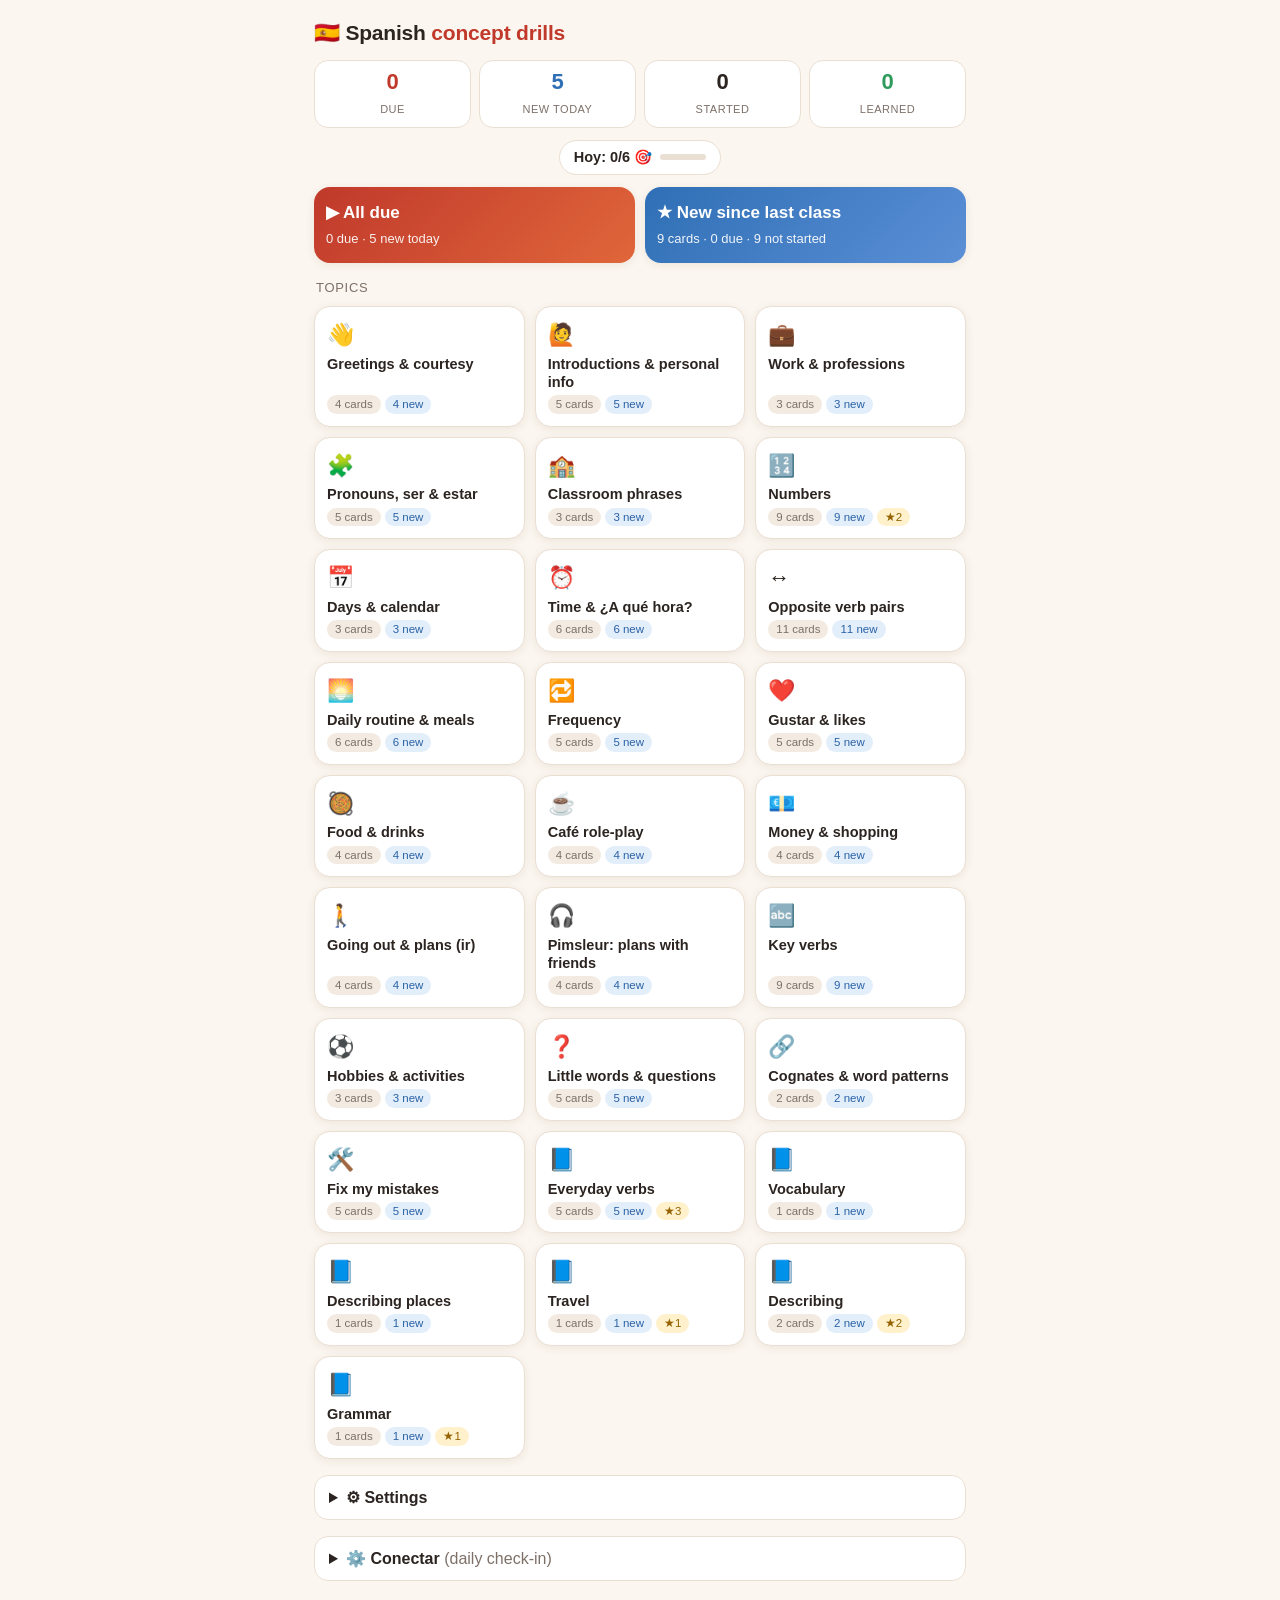
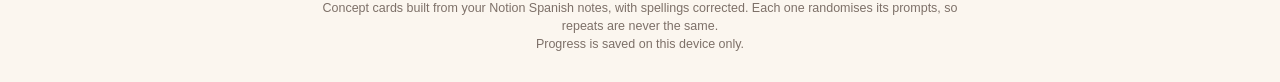
<file: index.html>
<!DOCTYPE html>
<html lang="en">
<head>
<meta charset="utf-8">
<meta name="viewport" content="width=device-width, initial-scale=1, viewport-fit=cover">
<meta name="theme-color" content="#fbf6ef">
<title>Español</title>
<meta name="apple-mobile-web-app-capable" content="yes">
<meta name="mobile-web-app-capable" content="yes">
<meta name="apple-mobile-web-app-title" content="Español">
<meta name="apple-mobile-web-app-status-bar-style" content="default">
<link rel="apple-touch-icon" href="icon.png">
<link rel="icon" type="image/png" href="icon.png">
<link rel="manifest" href="manifest.json">
<style>
:root{--bg:#fbf6ef;--card:#fff;--ink:#2b2420;--muted:#7d7068;--line:#eadfd3;--accent:#c0392b;--accent2:#2f6fb5;
--ok:#2e9a5b;--okbg:#e7f6ec;--close:#c98a12;--closebg:#fff4dc;--bad:#d24b3e;--badbg:#fdeceb;--chip:#f3ebe1;--shadow:0 2px 10px rgba(60,40,20,.08)}
*{box-sizing:border-box}
html,body{margin:0;background:var(--bg);color:var(--ink);font:16px/1.45 -apple-system,BlinkMacSystemFont,"Segoe UI",Roboto,Helvetica,Arial,sans-serif;-webkit-text-size-adjust:100%}
button{font:inherit;cursor:pointer;color:inherit}
.wrap{max-width:680px;margin:0 auto;padding:14px 14px calc(28px + env(safe-area-inset-bottom))}
.hidden{display:none!important}
header.top{display:flex;align-items:center;justify-content:space-between;gap:10px;margin:4px 0 12px}
h1{font-size:21px;margin:0;letter-spacing:-.2px}
h1 span{color:var(--accent)}
.iconbtn{border:1px solid var(--line);background:var(--card);border-radius:12px;padding:8px 12px;font-size:15px}
.stats{display:grid;grid-template-columns:repeat(4,1fr);gap:8px;margin-bottom:14px}
.stat{background:var(--card);border:1px solid var(--line);border-radius:14px;padding:8px 4px;text-align:center}
.stat b{display:block;font-size:22px;line-height:1.2}
.stat small{color:var(--muted);font-size:11px;text-transform:uppercase;letter-spacing:.5px}
.big{display:grid;grid-template-columns:1fr 1fr;gap:10px;margin-bottom:16px}
.bigbtn{border:0;border-radius:16px;padding:14px 12px;text-align:left;box-shadow:var(--shadow);color:#fff}
.bigbtn b{display:block;font-size:17px}
.bigbtn small{opacity:.92;font-size:13px}
.bigbtn.due{background:linear-gradient(135deg,#c0392b,#e0663a)}
.bigbtn.star{background:linear-gradient(135deg,#2f6fb5,#5b8fd6)}
.bigbtn:disabled{opacity:.55}
.sectitle{font-size:13px;text-transform:uppercase;letter-spacing:.7px;color:var(--muted);margin:6px 2px 8px}
.grid{display:grid;grid-template-columns:repeat(2,1fr);gap:10px}
@media(min-width:560px){.grid{grid-template-columns:repeat(3,1fr)}}
.tile{background:var(--card);border:1px solid var(--line);border-radius:16px;padding:12px;text-align:left;box-shadow:var(--shadow);min-height:96px;display:flex;flex-direction:column;gap:4px}
.tile .em{font-size:22px}
.tile .nm{font-weight:650;font-size:14.5px;line-height:1.25}
.tile .ct{font-size:12px;color:var(--muted);margin-top:auto;display:flex;flex-wrap:wrap;gap:4px}
.pill{display:inline-block;border-radius:999px;padding:1px 8px;font-size:11.5px;background:var(--chip);color:var(--muted)}
.pill.due{background:#fde3df;color:#b13224}
.pill.new{background:#e3eefb;color:#2a62a5}
.pill.star{background:#fff1cc;color:#946200}
.foot{color:var(--muted);font-size:12.5px;text-align:center;margin-top:18px}
details.settings{background:var(--card);border:1px solid var(--line);border-radius:14px;padding:10px 14px;margin-top:16px}
details.settings summary{cursor:pointer;font-weight:600}
.row{display:flex;align-items:center;justify-content:space-between;gap:10px;padding:8px 0;border-top:1px solid var(--line)}
.row:first-of-type{border-top:0}
.row input[type=number]{width:70px;font-size:16px;padding:4px 6px;border:1px solid var(--line);border-radius:8px}
.danger{border:1px solid #e9b8b2;background:#fff5f4;color:#a3281c;border-radius:10px;padding:6px 12px}
/* topic */
.back{border:0;background:none;color:var(--accent2);padding:6px 0;font-size:15px}
.topichead{display:flex;align-items:center;gap:10px;margin:6px 0 12px}
.topichead .em{font-size:30px}
.topichead h2{margin:0;font-size:20px}
.actions{display:grid;grid-template-columns:1fr 1fr;gap:10px;margin-bottom:14px}
.btn{border:0;border-radius:14px;padding:13px 10px;font-weight:650;font-size:15.5px}
.btn.primary{background:var(--ink);color:#fff}
.btn.secondary{background:var(--card);border:1px solid var(--line)}
.btn:disabled{opacity:.45}
.clist{list-style:none;margin:0;padding:0;display:flex;flex-direction:column;gap:8px}
.clist li{background:var(--card);border:1px solid var(--line);border-radius:12px;padding:10px 12px;display:flex;justify-content:space-between;gap:10px;align-items:center}
.clist li .t{font-size:14.5px}
.clist li .s{font-size:12px;color:var(--muted);white-space:nowrap;text-align:right}
.clist li button{border:1px solid var(--line);background:var(--bg);border-radius:10px;padding:4px 10px;font-size:13px}
/* drill */
.drillbar{display:flex;align-items:center;justify-content:space-between;gap:8px}
.progress{height:5px;background:var(--line);border-radius:4px;overflow:hidden;margin:6px 0 12px}
.progress i{display:block;height:100%;background:var(--accent);width:0;transition:width .3s}
.plabel{font-size:13px;color:var(--muted)}
.ccard{background:var(--card);border:1px solid var(--line);border-radius:20px;box-shadow:var(--shadow);padding:16px 16px 12px}
.meta{display:flex;gap:6px;flex-wrap:wrap;align-items:center;font-size:12px;color:var(--muted);text-transform:uppercase;letter-spacing:.5px}
.ccard h2{font-size:20px;margin:6px 0 2px;line-height:1.25}
.chead{display:flex;align-items:flex-start;justify-content:space-between;gap:8px}
.holden{flex:none;border:1.5px solid var(--line);background:var(--chip);color:var(--ink);border-radius:999px;padding:6px 11px;font-size:13px;font-weight:650;cursor:pointer;
  -webkit-user-select:none;user-select:none;-webkit-touch-callout:none;touch-action:none;-webkit-tap-highlight-color:transparent}
.holden.on{background:var(--accent2);border-color:var(--accent2);color:#fff}
.lang-en{display:none}
.show-en .lang-en{display:inline}
.show-en .lang-es{display:none}
.show-en #cTitle,.show-en #cSub,.show-en #cInstr,.show-en .prompt{color:var(--accent2)}
.tile-en{font-size:12px;color:var(--muted)}
.ccard .sub{color:var(--accent);font-weight:650;font-size:16px;margin-bottom:2px}
.ccard .instr{color:var(--muted);font-size:14px;margin:4px 0 10px}
ol.items{margin:0;padding:0;list-style:none;counter-reset:q}
ol.items li{counter-increment:q;border-top:1px solid var(--line);padding:10px 0 10px 32px;position:relative}
ol.items li:first-child{border-top:0}
ol.items li::before{content:counter(q);position:absolute;left:0;top:10px;width:23px;height:23px;border-radius:50%;background:var(--chip);color:var(--muted);font-size:12.5px;font-weight:700;display:flex;align-items:center;justify-content:center}
ol.items li.ok::before{background:var(--ok);color:#fff;content:"✓"}
ol.items li.close::before{background:var(--close);color:#fff;content:"≈"}
ol.items li.bad::before{background:var(--bad);color:#fff;content:"✗"}
ol.items li.open::before{background:var(--accent2);color:#fff}
.prompt{font-size:16.5px;font-weight:550}
.prompt .opentag{font-size:11px;font-weight:600;color:var(--accent2);background:#e3eefb;border-radius:6px;padding:1px 6px;margin-left:6px;vertical-align:2px}
.items input{display:block;width:100%;margin-top:6px;font-size:16px;padding:9px 11px;border:1.5px solid var(--line);border-radius:10px;background:#fffdfa;color:var(--ink);outline:none}
.items input:focus{border-color:#d9a273;background:#fff}
li.ok input{border-color:var(--ok);background:var(--okbg)}
li.close input{border-color:var(--close);background:var(--closebg)}
li.bad input{border-color:var(--bad);background:var(--badbg)}
.ans{margin-top:7px;display:flex;align-items:flex-start;gap:8px}
.ans .es{font-size:17px;font-weight:700;color:#1d5a3a;flex:1}
.ans .alts{display:block;font-size:12.5px;font-weight:400;color:var(--muted)}
.spk{border:1px solid var(--line);background:var(--bg);border-radius:50%;width:34px;height:34px;flex:none;font-size:15px;line-height:1}
.mark{font-size:13px;margin-top:3px}
.mark.ok{color:var(--ok)}.mark.close{color:var(--close)}.mark.bad{color:var(--bad)}.mark.open{color:var(--accent2)}
.itip{font-size:13px;color:var(--muted);margin-top:3px}
.ctip{margin-top:10px;background:#fff8e8;border:1px solid #f1e1b8;border-radius:12px;padding:9px 12px;font-size:14px}
.ctrl{margin-top:14px}
.reveal{width:100%;background:var(--ink);color:#fff;border:0;border-radius:14px;padding:14px;font-size:17px;font-weight:650}
.scoreline{display:flex;align-items:center;justify-content:space-between;gap:10px;margin-bottom:10px}
.score{font-size:18px;font-weight:700}
.score small{font-weight:500;color:var(--muted);font-size:13px;display:block}
.grades{display:grid;grid-template-columns:repeat(4,1fr);gap:8px}
.grades button{border:0;border-radius:14px;padding:11px 4px 8px;color:#fff;font-weight:700;font-size:15.5px;position:relative}
.grades button small{display:block;font-weight:500;font-size:12px;opacity:.9}
.g1{background:#d6453a}.g2{background:#e08a2c}.g3{background:#2e9a5b}.g4{background:#2f78c9}
.grades button.sugg{outline:3px solid var(--ink);outline-offset:2px}
.grades button.sugg::after{content:"suggested";position:absolute;top:-9px;left:50%;transform:translateX(-50%);background:var(--ink);color:#fff;font-size:9.5px;font-weight:600;padding:1px 6px;border-radius:6px;text-transform:uppercase;letter-spacing:.4px}
.next{width:100%;background:var(--accent2);color:#fff;border:0;border-radius:14px;padding:13px;font-size:16px;font-weight:650}
.keys{font-size:12px;color:var(--muted);text-align:center;margin-top:10px}
.done{background:var(--card);border:1px solid var(--line);border-radius:20px;padding:24px 18px;text-align:center;box-shadow:var(--shadow)}
.done .big-emoji{font-size:44px}
.done p{color:var(--muted)}
.done .btn{width:100%;margin-top:8px}
/* daily goal + connect */
.goalrow{display:flex;justify-content:center;margin:-2px 0 12px}
.goal{border:1.5px solid var(--line);background:var(--card);color:var(--ink);border-radius:999px;padding:6px 14px;font-size:14.5px;font-weight:700;cursor:pointer;
  -webkit-user-select:none;user-select:none;-webkit-touch-callout:none;touch-action:none;-webkit-tap-highlight-color:transparent}
.goal.done{background:var(--okbg);border-color:var(--ok);color:var(--ok)}
.goal.on{background:var(--accent2);border-color:var(--accent2);color:#fff}
.goal .bar{display:inline-block;width:46px;height:6px;border-radius:4px;background:var(--line);vertical-align:2px;margin-left:8px;overflow:hidden}
.goal .bar i{display:block;height:100%;background:var(--ok)}
.toast{position:fixed;left:50%;bottom:24px;transform:translateX(-50%) translateY(30px);opacity:0;background:var(--ok);color:#fff;font-weight:700;padding:12px 18px;border-radius:14px;box-shadow:var(--shadow);transition:all .35s;z-index:50;text-align:center;pointer-events:none;max-width:90vw}
.toast.show{opacity:1;transform:translateX(-50%) translateY(0)}
.hook input{width:100%;font-size:14px;padding:8px 10px;border:1.5px solid var(--line);border-radius:10px;background:#fffdfa;color:var(--ink)}
.hook .row{flex-wrap:wrap}
.hook label{font-size:13px;color:var(--muted);width:100%}
.hook .hbtns{display:flex;gap:8px;width:100%}
.hook .hbtns button{flex:1;border:1px solid var(--line);background:var(--bg);border-radius:10px;padding:8px;font-weight:650}
#hookStatus{font-size:13px;color:var(--muted);width:100%}
#hookStatus.ok{color:var(--ok)}#hookStatus.bad{color:var(--bad)}#hookStatus.warn{color:var(--close)}
kbd{border:1px solid var(--line);border-bottom-width:2px;border-radius:5px;padding:0 5px;font-size:11px;background:#fff}
#ptr{position:fixed;left:50%;top:calc(6px + env(safe-area-inset-top));transform:translate(-50%,-70px);z-index:50;background:var(--card);border:1px solid var(--line);box-shadow:var(--shadow);border-radius:999px;padding:7px 14px;font-size:13.5px;font-weight:650;color:var(--muted);pointer-events:none;opacity:0;white-space:nowrap}
#ptr.ready{color:var(--accent);border-color:var(--accent)}
#ptr .sp{display:inline-block;margin-right:6px}
#ptr.busy .sp{animation:ptrspin .8s linear infinite}
@keyframes ptrspin{to{transform:rotate(360deg)}}
</style>
</head>
<body>
<div class="wrap">

<!-- HOME -->
<section id="home">
  <header class="top">
    <h1>🇪🇸 Spanish <span>concept drills</span></h1>
  </header>
  <div class="stats">
    <div class="stat"><b id="hDue" style="color:var(--accent)">0</b><small>Due</small></div>
    <div class="stat"><b id="hNew" style="color:var(--accent2)">0</b><small>New today</small></div>
    <div class="stat"><b id="hSeen">0</b><small>Started</small></div>
    <div class="stat"><b id="hLearned" style="color:var(--ok)">0</b><small>Learned</small></div>
  </div>
  <div class="goalrow"><button type="button" class="goal" id="goalChip" title="Cards finished today (Singapore time). Press and hold for English.">Hoy: 0/6 🎯</button></div>
  <div class="big">
    <button class="bigbtn due" id="btnAllDue"><b>▶ All due</b><small id="allDueSub"></small></button>
    <button class="bigbtn star" id="btnStar"><b>★ New since last class</b><small id="starSub"></small></button>
  </div>
  <div class="sectitle">Topics</div>
  <div class="grid" id="topicGrid"></div>
  <details class="settings" id="settings">
    <summary>⚙︎ Settings</summary>
    <div class="row"><label for="sNewPerDay">New concept cards per day</label><input type="number" id="sNewPerDay" min="0" max="50"></div>
    <div class="row"><label for="sTyping">Show typing boxes</label><input type="checkbox" id="sTyping"></div>
    <div class="row"><label for="sRate">Speech speed</label><select id="sRate"><option value="0.7">Slow</option><option value="0.9">Normal</option><option value="1.05">Fast</option></select></div>
    <div class="row"><span id="voiceInfo" style="font-size:13px;color:var(--muted)">Voice: checking…</span></div>
    <div class="row"><span>Reset all progress</span><button class="danger" id="resetBtn">Reset</button></div>
  </details>
  <details class="settings hook" id="hookPanel">
    <summary>⚙️ Conectar <span style="font-weight:400;color:var(--muted)">(daily check-in)</span></summary>
    <div class="row"><span style="font-size:13px;color:var(--muted)">When you finish 6 cards in a day, the app tells Grok Bot so your practice gets ticked off. The URL and key are saved on this device only.</span></div>
    <div class="row"><label for="hookUrl">Webhook URL</label><input type="url" id="hookUrl" placeholder="https://…" autocomplete="off" autocapitalize="off" spellcheck="false"></div>
    <div class="row"><label for="hookKey">Key</label><input type="password" id="hookKey" placeholder="crsr_…" autocomplete="off" autocapitalize="off" spellcheck="false"></div>
    <div class="row"><div class="hbtns"><button type="button" id="hookSave">Save</button><button type="button" id="hookTest">Test</button><button type="button" id="hookClear">Clear</button></div></div>
    <div class="row"><span id="hookStatus"></span></div>
  </details>
  <div class="toast" id="toast">¡Hecho! Practice done for today 🎉</div>
  <div class="foot">Concept cards built from your Notion Spanish notes, with spellings corrected. Each one randomises its prompts, so repeats are never the same.<br>Progress is saved on this device only.</div>
</section>

<!-- TOPIC -->
<section id="topic" class="hidden">
  <button class="back" data-home>← Topics</button>
  <div class="topichead"><span class="em" id="tEm"></span><div><h2 id="tName"></h2><div class="plabel" id="tCounts"></div></div></div>
  <div class="actions">
    <button class="btn primary" id="tStudy">Study</button>
    <button class="btn secondary" id="tPractice">Practice this topic now</button>
  </div>
  <div class="sectitle">Concept cards</div>
  <ul class="clist" id="tList"></ul>
  <div class="foot">“Study” follows your schedule (due cards and today's new ones). “Practice” runs every card in this topic and leaves the schedule alone.</div>
</section>

<!-- DRILL -->
<section id="drill" class="hidden">
  <div class="drillbar"><button class="back" id="drillBack">← Back</button><span class="plabel" id="dLabel"></span></div>
  <div class="progress"><i id="dBar"></i></div>
  <div id="cardArea">
    <div class="ccard" id="ccard">
      <div class="chead"><div class="meta" id="cMeta"></div><button type="button" class="holden" id="holdEn" aria-pressed="false" title="Press and hold to see the English (or hold the E key)">🇬🇧 Hold for English</button></div>
      <h2 id="cTitle"></h2>
      <div class="sub" id="cSub"></div>
      <div class="instr" id="cInstr"></div>
      <ol class="items" id="cItems"></ol>
      <div class="ctip hidden" id="cTip"></div>
    </div>
    <div class="ctrl" id="ctrlPre">
      <button class="reveal" id="revealBtn">Reveal answers</button>
      <div class="keys"><kbd>Enter</kbd> next box · <kbd>Enter</kbd> on the last box reveals · hold <kbd>E</kbd> (outside a box) for English</div>
    </div>
    <div class="ctrl hidden" id="ctrlPost">
      <div class="scoreline"><div class="score" id="scoreTxt"></div><button class="iconbtn" id="speakAll">🔊 Speak all</button></div>
      <div class="grades" id="grades">
        <button class="g1" data-g="1">Again<small id="iv1"></small></button>
        <button class="g2" data-g="2">Hard<small id="iv2"></small></button>
        <button class="g3" data-g="3">Good<small id="iv3"></small></button>
        <button class="g4" data-g="4">Easy<small id="iv4"></small></button>
      </div>
      <button class="next hidden" id="nextBtn">Next card →</button>
      <div class="keys" id="postKeys"><kbd>1</kbd>–<kbd>4</kbd> grade · <kbd>S</kbd> speak all</div>
    </div>
  </div>
  <div class="done hidden" id="doneBox">
    <div class="big-emoji">🎉</div>
    <h2 style="margin:6px 0">¡Muy bien!</h2>
    <p id="doneMsg"></p>
    <button class="btn primary" id="doneMore">Learn 3 more new cards</button>
    <button class="btn secondary" id="donePractice">Practice these anyway</button>
    <button class="btn secondary" data-home>Back to topics</button>
  </div>
</section>
</div>

<script>
"use strict";
const CONCEPTS = [{"id": "greet-hello", "topic": "Greetings & courtesy", "title": "Greetings for every situation", "instr": "Say it in Spanish.", "n": 6, "items": [{"p": "Hello!", "a": "¡Hola!"}, {"p": "Good morning", "a": "Buenos días"}, {"p": "Good afternoon (it's 3 pm)", "a": "Buenas tardes"}, {"p": "Good evening / good night (it's 9 pm)", "a": "Buenas noches"}, {"p": "How are you? (to a friend)", "a": "¿Cómo estás?", "alts": ["¿Qué tal?"], "tip": "tú form"}, {"p": "How are you? (to an older stranger, formal)", "a": "¿Cómo está usted?", "alts": ["¿Cómo está?"], "tip": "usted form: está, not estás"}, {"p": "How's it going?", "a": "¿Qué tal?"}, {"p": "I'm good", "a": "Estoy bien"}, {"p": "I'm not well", "a": "Estoy mal"}, {"p": "Nice to meet you", "a": "Mucho gusto", "alts": ["Encantado", "Encantada"], "tip": "Encantado if you're a man, encantada if you're a woman"}, {"p": "Welcome! (to a group)", "a": "¡Bienvenidos!"}, {"p": "What's up?", "a": "¿Qué pasa?"}], "title_es": "Saludos para cada situación", "instr_es": "Dilo en español."}, {"id": "greet-bye", "topic": "Greetings & courtesy", "title": "Saying goodbye", "instr": "Say it in Spanish.", "n": 5, "items": [{"p": "Goodbye", "a": "Adiós"}, {"p": "Bye", "a": "Chao", "tip": "Spelled chao in Spanish (not ciao)"}, {"p": "See you later", "a": "Hasta luego"}, {"p": "See you soon", "a": "Hasta pronto"}, {"p": "See you tomorrow", "a": "Hasta mañana"}, {"p": "See you at the hotel", "a": "Nos vemos en el hotel", "tip": "nos vemos = see you; nos vamos = we're leaving"}, {"p": "We're leaving", "a": "Nos vamos"}], "title_es": "Despedidas", "instr_es": "Dilo en español."}, {"id": "greet-polite", "topic": "Greetings & courtesy", "title": "Thanks, sorry & excuse me", "instr": "Say it in Spanish.", "n": 6, "items": [{"p": "Thank you very much", "a": "Muchas gracias"}, {"p": "You're welcome", "a": "De nada"}, {"p": "It's nothing", "a": "No es nada"}, {"p": "I'm very sorry", "a": "Lo siento mucho"}, {"p": "Excuse me (to get attention, formal)", "a": "Disculpe", "alts": ["Perdone"]}, {"p": "Excuse me (to get attention, informal)", "a": "Disculpa", "alts": ["Perdona"]}, {"p": "Excuse me (to get past someone)", "a": "Con permiso", "alts": ["Permiso"]}, {"p": "Sorry? / Pardon?", "a": "¿Perdón?", "alts": ["Perdón"]}, {"p": "Bless you! / Cheers!", "a": "¡Salud!"}, {"p": "Seriously?", "a": "¿En serio?"}, {"p": "It's fine / it's OK", "a": "Está bien", "alts": ["Vale"]}], "title_es": "Gracias, perdón y disculpe", "instr_es": "Dilo en español."}, {"id": "greet-dialogue", "topic": "Greetings & courtesy", "title": "Mini-dialogue: meeting people", "instr": "Translate the whole dialogue into Spanish.", "n": 6, "sets": [[{"p": "A: Hi! How's it going?", "a": "¡Hola! ¿Qué tal?"}, {"p": "B: Good, thanks. And you?", "a": "Bien, gracias. ¿Y tú?", "alts": ["Estoy bien, gracias. ¿Y tú?"]}, {"p": "A: I'm not well.", "a": "Estoy mal."}, {"p": "B: Seriously? I'm very sorry.", "a": "¿En serio? Lo siento mucho."}, {"p": "A: It's nothing. See you tomorrow!", "a": "No es nada. ¡Hasta mañana!"}], [{"p": "Good morning, how are you? (formal)", "a": "Buenos días, ¿cómo está usted?", "alts": ["Buenos días, ¿cómo está?"]}, {"p": "Very well, thank you. Nice to meet you.", "a": "Muy bien, gracias. Mucho gusto.", "alts": ["Muy bien, gracias. Encantado.", "Muy bien, gracias. Encantada."]}, {"p": "Excuse me (formal), where is the toilet?", "a": "Disculpe, ¿dónde está el baño?", "alts": ["Perdone, ¿dónde está el baño?"]}, {"p": "Over there.", "a": "Por allá."}, {"p": "Thank you very much!", "a": "¡Muchas gracias!"}, {"p": "You're welcome. See you later.", "a": "De nada. Hasta luego."}]], "title_es": "Minidiálogo: conocer gente", "instr_es": "Traduce todo el diálogo al español."}, {"id": "intro-self", "topic": "Introductions & personal info", "title": "Introduce yourself", "instr": "Answer each question about yourself in a full sentence. These are open answers, so check against the example yourself.", "n": 5, "items": [{"open": true, "pe": "What's your name?", "p": "¿Cómo te llamas?", "a": "Me llamo Joseph."}, {"open": true, "pe": "Where are you from?", "p": "¿De dónde eres?", "a": "Soy de Singapur. Soy singapurense.", "tip": "Nationalities are lowercase."}, {"open": true, "pe": "Where do you live?", "p": "¿Dónde vives?", "a": "Vivo en Singapur."}, {"open": true, "pe": "What do you do for work?", "p": "¿En qué trabajas?", "a": "Trabajo en finanzas."}, {"open": true, "pe": "What languages do you speak?", "p": "¿Qué lenguas hablas?", "a": "Hablo inglés, chino y un poco de español."}, {"open": true, "pe": "Why are you studying Spanish?", "p": "¿Por qué estudias español?", "a": "Estudio español porque quiero hablar con mis amigos."}, {"open": true, "pe": "What's your favourite food?", "p": "¿Cuál es tu comida favorita?", "a": "Mi comida favorita es la paella."}, {"open": true, "pe": "How old are you?", "p": "¿Cuántos años tienes?", "a": "Tengo ___ años.", "tip": "Age uses tener."}], "title_es": "Preséntate", "instr_es": "Responde a cada pregunta sobre ti con una frase completa. Son respuestas abiertas: compáralas tú mismo con el ejemplo."}, {"id": "intro-ask", "topic": "Introductions & personal info", "title": "Ask someone about themselves", "instr": "Ask the question in Spanish. Watch tú vs usted.", "n": 6, "items": [{"p": "What's your name? (tú)", "a": "¿Cómo te llamas?", "alts": ["¿Cuál es tu nombre?"]}, {"p": "Where are you from? (tú)", "a": "¿De dónde eres?"}, {"p": "Where are you from? (formal)", "a": "¿De dónde es usted?"}, {"p": "Are you from here? (formal)", "a": "¿Es usted de aquí?"}, {"p": "What's your surname?", "a": "¿Cuál es tu apellido?"}, {"p": "What's your nationality?", "a": "¿Cuál es tu nacionalidad?"}, {"p": "What languages do you speak?", "a": "¿Qué lenguas hablas?"}, {"p": "How old are you?", "a": "¿Cuántos años tienes?"}, {"p": "What's your favourite food?", "a": "¿Cuál es tu comida favorita?"}, {"p": "What are your names? (you all, Spain)", "a": "¿Cómo os llamáis?"}], "title_es": "Pregunta a alguien por su vida", "instr_es": "Haz la pregunta en español. Cuidado con tú y usted."}, {"id": "intro-others", "topic": "Introductions & personal info", "title": "Talk about other people", "instr": "Say it in Spanish.", "n": 6, "items": [{"p": "Her name is Ann", "a": "Ella se llama Ann"}, {"p": "What are their names?", "a": "¿Cómo se llaman ellos?", "alts": ["¿Cómo se llaman?"]}, {"p": "She lives in Tiong Bahru", "a": "Ella vive en Tiong Bahru"}, {"p": "She speaks English, Chinese and Malay", "a": "Ella habla inglés, chino y malayo", "tip": "hablo = I speak; habla = she speaks"}, {"p": "Are they from Argentina?", "a": "¿Ellos son de Argentina?", "alts": ["¿Son de Argentina?", "¿Son ellos de Argentina?"]}, {"p": "Where are they from?", "a": "¿De dónde son ellos?", "alts": ["¿De dónde son?"]}, {"p": "My dad is 47 years old", "a": "Mi papá tiene cuarenta y siete años", "alts": ["Mi papá tiene 47 años"], "tip": "papá (dad) ≠ papa (potato)"}, {"p": "We are Colombian", "a": "Somos colombianos"}, {"p": "We are Spanish", "a": "Somos españoles"}, {"p": "The children are good-looking", "a": "Los niños son guapos"}, {"p": "Our names are Jo and Juan", "a": "Nos llamamos Jo y Juan"}], "title_es": "Habla de otras personas", "instr_es": "Dilo en español."}, {"id": "intro-story", "topic": "Introductions & personal info", "title": "Your story in sentences", "instr": "Say it in Spanish.", "n": 5, "items": [{"p": "I'm learning Spanish because I want to visit Latin America", "a": "Estoy aprendiendo español porque quiero visitar Latinoamérica", "tip": "\"I am …-ing\" = estar + -ando/-iendo"}, {"p": "I study Spanish to talk with my friends", "a": "Estudio español para hablar con mis amigos", "tip": "para + infinitive = in order to"}, {"p": "I quit my job last year", "a": "Renuncié a mi trabajo el año pasado", "tip": "renunciar a"}, {"p": "I used to live in Singapore, but now I live in Spain", "a": "Solía vivir en Singapur, pero ahora vivo en España"}, {"p": "My Spanish isn't good", "a": "Mi español no es bueno"}, {"p": "I'm not from here", "a": "No soy de aquí"}, {"p": "I speak English, Chinese and a little Spanish", "a": "Hablo inglés, chino y un poco de español"}, {"p": "My favourite food is paella", "a": "Mi comida favorita es la paella"}], "title_es": "Tu historia en frases", "instr_es": "Dilo en español."}, {"id": "intro-contact", "topic": "Introductions & personal info", "title": "Personal details vocabulary", "instr": "Give the Spanish word, with its article.", "n": 5, "items": [{"p": "email", "a": "el correo electrónico", "alts": ["el correo"]}, {"p": "address", "a": "la dirección"}, {"p": "mobile number", "a": "el número de móvil", "alts": ["el móvil"]}, {"p": "city", "a": "la ciudad"}, {"p": "country", "a": "el país"}, {"p": "countries", "a": "los países"}, {"p": "surname", "a": "el apellido"}, {"p": "first name", "a": "el nombre"}, {"p": "age", "a": "la edad"}, {"p": "joseph@gmail.com (say it out loud)", "a": "joseph arroba gmail punto com", "tip": "@ = arroba, . = punto"}], "title_es": "Datos personales: vocabulario", "instr_es": "Escribe la palabra en español, con su artículo."}, {"id": "work-me", "topic": "Work & professions", "title": "Talk about your job", "instr": "Say it in Spanish.", "n": 5, "items": [{"p": "I work in finance", "a": "Trabajo en finanzas", "tip": "trabajo already means \"I work\", so no soy"}, {"p": "I work in an office", "a": "Trabajo en una oficina"}, {"p": "I work a lot", "a": "Trabajo mucho"}, {"p": "I work in investments", "a": "Trabajo en inversiones"}, {"p": "I work from 9 to 5", "a": "Trabajo de nueve a cinco"}, {"p": "I work Monday to Friday", "a": "Trabajo de lunes a viernes"}, {"p": "I'm not working at the moment", "a": "No estoy trabajando"}, {"p": "I'm a teacher (man)", "a": "Soy profesor", "tip": "No \"un\": Soy profesor"}], "title_es": "Habla de tu trabajo", "instr_es": "Dilo en español."}, {"id": "work-ask", "topic": "Work & professions", "title": "Ask about work", "instr": "Ask the question in Spanish (tú).", "n": 4, "items": [{"p": "What do you do for work?", "a": "¿En qué trabajas?", "alts": ["¿A qué te dedicas?"]}, {"p": "What's your profession?", "a": "¿Cuál es tu profesión?"}, {"p": "Where do you work?", "a": "¿Dónde trabajas?"}, {"p": "What do you do for a living?", "a": "¿A qué te dedicas?", "alts": ["¿En qué trabajas?"]}, {"p": "What time do you work?", "a": "¿A qué hora trabajas?"}, {"p": "What do you do?", "a": "¿Qué haces?"}], "title_es": "Pregunta por el trabajo", "instr_es": "Haz la pregunta en español (tú)."}, {"id": "work-others", "topic": "Work & professions", "title": "Other people's jobs", "instr": "Say it in Spanish.", "n": 5, "items": [{"p": "She's a social worker", "a": "Ella es trabajadora social", "alts": ["Es trabajadora social"]}, {"p": "She works for the government", "a": "Ella trabaja en el gobierno", "alts": ["Trabaja en el gobierno"]}, {"p": "He's a police officer", "a": "Él es policía", "alts": ["Es policía"]}, {"p": "She's an actress", "a": "Ella es actriz", "alts": ["Es actriz"]}, {"p": "He's a teacher", "a": "Él es profesor", "alts": ["Es profesor"]}, {"p": "She's a teacher", "a": "Ella es profesora", "alts": ["Es profesora"]}, {"p": "I'm a homemaker", "a": "Soy ama de casa"}, {"p": "I work in finance (I'm a financier)", "a": "Soy financiero"}], "tip": "With ser + profession, no article: Es profesor, not Es un profesor.", "title_es": "El trabajo de otras personas", "instr_es": "Dilo en español."}, {"id": "serestar-gap", "topic": "Pronouns, ser & estar", "title": "ser or estar? Fill the gap", "instr": "Type just the missing verb.", "n": 6, "items": [{"pe": "He's not here.", "p": "Él no ___ aquí.", "a": "está", "tip": "location → estar"}, {"pe": "You're from Mexico (formal).", "p": "Usted ___ de México.", "a": "es", "tip": "origin → ser"}, {"pe": "Where is the Fernández hotel?", "p": "¿Dónde ___ el hotel Fernández?", "a": "está", "tip": "location → estar"}, {"pe": "We are Spanish.", "p": "Nosotros ___ españoles.", "a": "somos", "tip": "nationality → ser"}, {"pe": "This coffee is cold (right now).", "p": "Este café ___ frío. (ahora)", "a": "está", "tip": "temporary state → estar"}, {"pe": "It's important.", "p": "___ importante.", "a": "Es"}, {"pe": "I'm eating my dinner.", "p": "___ comiendo mi cena.", "a": "Estoy", "tip": "-ando/-iendo → estar"}, {"pe": "My Spanish isn't good.", "p": "Mi español no ___ bueno.", "a": "es"}, {"pe": "I'm a teacher.", "p": "Yo ___ profesor.", "a": "soy", "tip": "profession → ser"}, {"pe": "It tastes very good! (the food, right now)", "p": "¡___ muy buena! (la comida, ahora)", "a": "Está", "tip": "how it is right now → estar"}, {"pe": "They're from Argentina.", "p": "Ellos ___ de Argentina.", "a": "son"}, {"pe": "My wife is here with us.", "p": "Mi esposa ___ aquí con nosotros.", "a": "está"}, {"pe": "It's three in the afternoon.", "p": "___ las tres de la tarde.", "a": "Son", "tip": "clock time → ser"}, {"pe": "How are you? (tú)", "p": "¿Cómo ___? (tú)", "a": "estás"}, {"pe": "You're incredible.", "p": "Tú ___ increíble.", "a": "eres"}], "title_es": "¿Ser o estar? Completa el hueco", "instr_es": "Escribe solo el verbo que falta."}, {"id": "pronouns", "topic": "Pronouns, ser & estar", "title": "Pronouns & possessives", "instr": "Say it in Spanish.", "n": 6, "items": [{"p": "I / you / he / she", "a": "yo / tú / él / ella"}, {"p": "we (mixed group) / we (all women)", "a": "nosotros / nosotras"}, {"p": "you all (Spain) / you all (Latin America)", "a": "vosotros / ustedes"}, {"p": "they (men or mixed) / they (all women)", "a": "ellos / ellas"}, {"p": "my house", "a": "mi casa", "tip": "mi = my; me = me"}, {"p": "your eyes (tú)", "a": "tus ojos"}, {"p": "his friend", "a": "su amigo"}, {"p": "I like your house (tú)", "a": "Me gusta tu casa", "tip": "tu (no accent) = your"}, {"p": "You are incredible (tú)", "a": "Tú eres increíble", "tip": "tú (accent) = you"}, {"p": "I love you (deep, romantic)", "a": "Te amo"}, {"p": "I love you (family, friends)", "a": "Te quiero"}], "title_es": "Pronombres y posesivos", "instr_es": "Dilo en español."}, {"id": "person-grid", "topic": "Pronouns, ser & estar", "title": "One person, four words: pronoun, ser, my/your, myself", "title_es": "Una persona, cuatro palabras: pronombre, ser, posesivo, reflexivo", "instr": "Say it in Spanish. Keep the person straight: pronoun, ser form, possessive and reflexive pronoun all have to match.", "instr_es": "Dilo en español. El pronombre, el verbo ser, el posesivo y el reflexivo tienen que coincidir.", "n": 6, "items": [{"p": "I: pronoun, ser, my, myself", "a": "yo, soy, mi, me"}, {"p": "you (tú): pronoun, ser, your, yourself", "a": "tú, eres, tu, te", "tip": "tú (accent) = you; tu (no accent) = your"}, {"p": "she: pronoun, ser, her, herself", "a": "ella, es, su, se"}, {"p": "we: pronoun, ser, our, ourselves", "a": "nosotros, somos, nuestro, nos"}, {"p": "you all (Spain): pronoun, ser, your, yourselves", "a": "vosotros, sois, vuestro, os"}, {"p": "they: pronoun, ser, their, themselves", "a": "ellos, son, su, se"}, {"p": "I'm Joseph and my house is big. I get up at seven.", "a": "Soy Joseph y mi casa es grande. Me levanto a las siete.", "tip": "mi = my; me = myself"}, {"p": "You (tú) are tall and your brother too. You shower every morning.", "a": "Eres alto y tu hermano también. Te duchas todas las mañanas."}, {"p": "We are friends; our class is on Tuesday. We get up early.", "a": "Somos amigos; nuestra clase es el martes. Nos levantamos temprano.", "tip": "nuestro → nuestra with clase"}, {"p": "You all (Spain) are students. What time do you get up every day?", "a": "Sois estudiantes. ¿A qué hora os levantáis todos los días?"}, {"p": "They are from Spain; their house is in Madrid. They shower in the morning.", "a": "Son de España; su casa está en Madrid. Se duchan por la mañana."}, {"p": "She is my teacher. She washes her hands.", "a": "Es mi profesora. Se lava las manos.", "tip": "with reflexives: las manos, not sus manos"}, {"p": "You all (Spain) shower in the morning", "a": "Vosotros os ducháis por la mañana", "alts": ["Os ducháis por la mañana"]}]}, {"id": "articles", "topic": "Pronouns, ser & estar", "title": "el, la, los, las", "instr": "Type the article and the noun.", "n": 7, "items": [{"pe": "the meeting", "p": "___ reunión", "a": "la reunión", "tip": "-ión words are feminine"}, {"pe": "the day", "p": "___ día", "a": "el día", "tip": "masculine even though it ends in -a"}, {"pe": "the bar", "p": "___ bar", "a": "el bar"}, {"pe": "the things", "p": "___ cosas", "a": "las cosas"}, {"pe": "the water", "p": "___ agua", "a": "el agua", "tip": "feminine, but el because of the stressed a-"}, {"pe": "the city", "p": "___ ciudad", "a": "la ciudad", "tip": "-dad words are feminine"}, {"pe": "the dogs", "p": "___ perros", "a": "los perros"}, {"pe": "the glasses", "p": "___ gafas", "a": "las gafas"}, {"pe": "the coffee", "p": "___ café", "a": "el café"}, {"pe": "the beer", "p": "___ cerveza", "a": "la cerveza"}, {"pe": "the countries", "p": "___ países", "a": "los países"}, {"pe": "the address", "p": "___ dirección", "a": "la dirección"}, {"pe": "the hotel", "p": "___ hotel", "a": "el hotel"}, {"pe": "the week", "p": "___ semana", "a": "la semana"}], "title_es": "el, la, los, las", "instr_es": "Escribe el artículo y el sustantivo."}, {"id": "hay-esta", "topic": "Pronouns, ser & estar", "title": "hay vs está; this & these", "instr": "Say it in Spanish.", "n": 5, "items": [{"p": "Is there a hotel here?", "a": "¿Hay un hotel aquí?", "tip": "Is there…? = ¿Hay…?"}, {"p": "Where is the hotel?", "a": "¿Dónde está el hotel?"}, {"p": "There are ten here", "a": "Hay diez aquí"}, {"p": "It's here", "a": "Está aquí"}, {"p": "There's time today", "a": "Hay tiempo hoy"}, {"p": "What is this?", "a": "¿Qué es esto?"}, {"p": "I want this guitar", "a": "Quiero esta guitarra", "tip": "esta (no accent) = this (fem.)"}, {"p": "Is there time?", "a": "¿Hay tiempo?", "tip": "hay sounds like \"ai\""}, {"p": "There's very good food there", "a": "Hay muy buena comida allí"}], "title_es": "Hay o está; esto y esta", "instr_es": "Dilo en español."}, {"id": "class-survival", "topic": "Classroom phrases", "title": "Survival phrases in class", "instr": "Say it in Spanish.", "n": 6, "items": [{"p": "How do you say \"window\" in Spanish?", "a": "¿Cómo se dice \"window\" en español?", "tip": "se dice, not se dices"}, {"p": "How do you spell it?", "a": "¿Cómo se escribe?"}, {"p": "Sorry, can you repeat?", "a": "Perdón, ¿puedes repetir?"}, {"p": "What does \"vuelo\" mean?", "a": "¿Qué significa \"vuelo\"?"}, {"p": "I don't understand", "a": "No entiendo", "alts": ["No comprendo"]}, {"p": "I have a question", "a": "Tengo una pregunta"}, {"p": "You speak very fast", "a": "Hablas muy rápido"}, {"p": "Can you speak more slowly?", "a": "¿Puedes hablar más despacio?", "tip": "after puedes, use the infinitive"}, {"p": "Do you understand?", "a": "¿Entiendes?"}, {"p": "I don't know", "a": "No sé"}], "title_es": "Frases para sobrevivir en clase", "instr_es": "Dilo en español."}, {"id": "class-instructions", "topic": "Classroom phrases", "title": "Workbook instructions", "instr": "Give the infinitive (or noun).", "n": 6, "items": [{"p": "to read", "a": "leer"}, {"p": "to write", "a": "escribir"}, {"p": "to listen", "a": "escuchar"}, {"p": "to repeat", "a": "repetir"}, {"p": "to complete", "a": "completar"}, {"p": "to answer", "a": "contestar"}, {"p": "to underline", "a": "subrayar"}, {"p": "to match", "a": "relacionar"}, {"p": "to mark / tick", "a": "marcar"}, {"p": "page", "a": "la página"}, {"p": "the alphabet", "a": "el abecedario"}], "title_es": "Instrucciones del libro de ejercicios", "instr_es": "Escribe el infinitivo (o el sustantivo)."}, {"id": "class-teacher", "topic": "Classroom phrases", "title": "Talking to your teacher", "instr": "Say it in Spanish.", "n": 5, "items": [{"p": "My Spanish isn't good", "a": "Mi español no es bueno"}, {"p": "I'm learning Spanish", "a": "Estoy aprendiendo español"}, {"p": "I want to try", "a": "Quiero intentar"}, {"p": "I try", "a": "Intento"}, {"p": "Not me", "a": "Yo no"}, {"p": "Of course", "a": "Claro"}, {"p": "I'm going to try", "a": "Voy a intentar"}, {"p": "Why not?", "a": "¿Por qué no?"}], "title_es": "Hablar con tu profesor", "instr_es": "Dilo en español."}, {"id": "num-1-20", "topic": "Numbers", "title": "Numbers 1–20", "instr": "Write each number in Spanish words. You get a new set every time.", "n": 8, "gen": "num", "args": {"mode": "1-20"}, "tip": "16–19 are one word: dieciséis, diecisiete, dieciocho, diecinueve.", "title_es": "Los números del 1 al 20", "instr_es": "Escribe cada número en letras. Cada vez te sale una serie nueva."}, {"id": "num-tens", "topic": "Numbers", "title": "Tens up to 100", "instr": "Write each number in words.", "n": 6, "gen": "num", "args": {"mode": "tens"}, "tip": "70 setenta and 60 sesenta are easy to mix up. 100 = cien.", "title_es": "Las decenas hasta el 100", "instr_es": "Escribe cada número en letras."}, {"id": "num-21-99", "topic": "Numbers", "title": "Compound numbers 21–99", "instr": "Write each number in words.", "n": 6, "gen": "num", "args": {"mode": "21-99"}, "tip": "21–29 are one word (veintiuno, veintidós, veintitrés…). From 31 on, use y with no hyphens: treinta y uno.", "title_es": "Números compuestos del 21 al 99", "instr_es": "Escribe cada número en letras."}, {"id": "num-1-100", "topic": "Numbers", "title": "Spell out numbers 1–100", "instr": "Mixed challenge with plenty of tricky ones. A fresh set every time.", "n": 8, "gen": "num", "args": {"mode": "mix"}, "tip": "Accents: dieciséis, veintidós, veintitrés, veintiséis.", "title_es": "Escribe los números del 1 al 100", "instr_es": "Reto mixto con muchos números difíciles. Una serie nueva cada vez."}, {"id": "num-hundreds", "topic": "Numbers", "title": "Big numbers 100–999", "instr": "Write each number in words.", "n": 5, "gen": "num", "args": {"mode": "hundreds"}, "tip": "100 = cien, but 101–199 = ciento…. Irregulars: quinientos (500), setecientos (700), novecientos (900).", "title_es": "Números grandes del 100 al 999", "instr_es": "Escribe cada número en letras."}, {"id": "num-nouns", "topic": "Numbers", "title": "Numbers with nouns: minutes, ages, things", "instr": "Say it in Spanish.", "n": 6, "gen": "numnoun", "args": {}, "tip": "If it ends in 1: un before a masculine noun (veintiún minutos), una before a feminine one (veintiuna cervezas).", "title_es": "Números con sustantivos: minutos, edades, cosas", "instr_es": "Dilo en español."}, {"id": "num-prices", "topic": "Numbers", "title": "Prices", "instr": "Say it in Spanish.", "n": 5, "gen": "prices", "args": {"mode": "cuesta"}, "tip": "It costs = cuesta; they cost = cuestan.", "title_es": "Precios", "instr_es": "Dilo en español."}, {"id": "days-week", "topic": "Days & calendar", "title": "Days of the week", "instr": "Say it in Spanish. Days are lowercase.", "n": 7, "items": [{"p": "Monday", "a": "lunes"}, {"p": "Tuesday", "a": "martes"}, {"p": "Wednesday", "a": "miércoles"}, {"p": "Thursday", "a": "jueves"}, {"p": "Friday", "a": "viernes"}, {"p": "Saturday", "a": "sábado"}, {"p": "Sunday", "a": "domingo"}, {"p": "The day after Monday", "a": "martes"}, {"p": "The day after Tuesday", "a": "miércoles"}, {"p": "The day after Wednesday", "a": "jueves"}, {"p": "The day after Thursday", "a": "viernes"}, {"p": "The day before Sunday", "a": "sábado"}, {"p": "The day before Monday", "a": "domingo"}, {"p": "The day before Friday", "a": "jueves"}], "title_es": "Los días de la semana", "instr_es": "Dilo en español. Los días se escriben en minúscula."}, {"id": "days-phrases", "topic": "Days & calendar", "title": "Calendar phrases", "instr": "Say it in Spanish.", "n": 6, "items": [{"p": "on Mondays", "a": "los lunes"}, {"p": "Monday to Friday", "a": "de lunes a viernes"}, {"p": "the weekend", "a": "el fin de semana"}, {"p": "on weekdays", "a": "entre semana"}, {"p": "Today is Tuesday", "a": "Hoy es martes"}, {"p": "tomorrow", "a": "mañana"}, {"p": "every day", "a": "todos los días", "tip": "el día is masculine"}, {"p": "the week / the month / the year", "a": "la semana / el mes / el año"}, {"p": "the months", "a": "los meses"}, {"p": "See you tomorrow", "a": "Hasta mañana"}], "title_es": "Expresiones del calendario", "instr_es": "Dilo en español."}, {"id": "days-myweek", "topic": "Days & calendar", "title": "Your week", "instr": "Say it in Spanish.", "n": 5, "items": [{"p": "I have Spanish class on Tuesdays and Thursdays", "a": "Tengo clase de español los martes y los jueves", "alts": ["Tengo clase de español los martes y jueves"]}, {"p": "The class is from 7 to 10 pm", "a": "La clase es de siete a diez de la noche"}, {"p": "I work Monday to Friday", "a": "Trabajo de lunes a viernes"}, {"p": "On the weekend I play sports", "a": "El fin de semana practico deportes"}, {"p": "Today is Sunday and tomorrow is Monday", "a": "Hoy es domingo y mañana es lunes"}, {"p": "On Saturdays I go to the bakery", "a": "Los sábados voy a la panadería"}, {"p": "On weekdays I work a lot", "a": "Entre semana trabajo mucho"}], "title_es": "Tu semana", "instr_es": "Dilo en español."}, {"id": "time-clock", "topic": "Time & ¿A qué hora?", "title": "What time is it?", "instr": "Say each time as a full sentence (Es la… / Son las…). A fresh set every time.", "n": 6, "gen": "clock", "args": {"mode": "es"}, "tip": "Up to :30 use y (y cuarto, y media). After :30 use menos with the next hour (las siete menos veinte = 6:40). Es la una; son las dos, tres…", "title_es": "¿Qué hora es?", "instr_es": "Di cada hora con una frase completa (Es la… / Son las…). Una serie nueva cada vez."}, {"id": "time-at", "topic": "Time & ¿A qué hora?", "title": "At what time? (a las…)", "instr": "Say “at …” in Spanish.", "n": 6, "gen": "clock", "args": {"mode": "a"}, "tip": "a la una, but a las dos / a las tres…. Use de la mañana / de la tarde / de la noche.", "title_es": "¿A qué hora? (a las…)", "instr_es": "Di «a las…» en español."}, {"id": "time-questions", "topic": "Time & ¿A qué hora?", "title": "¿A qué hora…? questions", "instr": "Ask the question in Spanish.", "n": 6, "items": [{"p": "What time does the supermarket open?", "a": "¿A qué hora abre el supermercado?"}, {"p": "What time does the supermarket close?", "a": "¿A qué hora cierra el supermercado?"}, {"p": "What time does the work meeting start?", "a": "¿A qué hora empieza la reunión de trabajo?", "tip": "la reunión (feminine)"}, {"p": "What time does the meeting end?", "a": "¿A qué hora termina la reunión?"}, {"p": "What time does the bus leave?", "a": "¿A qué hora sale el bus?"}, {"p": "What time does the flight arrive?", "a": "¿A qué hora llega el vuelo?", "tip": "vuelo = flight; plane = avión"}, {"p": "What time do you work?", "a": "¿A qué hora trabajas?"}, {"p": "What time do you get up?", "a": "¿A qué hora te levantas?"}, {"p": "What time do you eat lunch?", "a": "¿A qué hora comes?"}, {"p": "What time does the high-speed train leave?", "a": "¿A qué hora sale el tren AVE?", "alts": ["¿A qué hora sale el AVE?"]}], "title_es": "Preguntas con ¿A qué hora…?", "instr_es": "Haz la pregunta en español."}, {"id": "time-answers", "topic": "Time & ¿A qué hora?", "title": "Opening, closing & departure times", "instr": "Say it in Spanish.", "n": 5, "items": [{"p": "The supermarket opens at 8 am", "a": "El supermercado abre a las ocho de la mañana"}, {"p": "The supermarket closes at 10 pm", "a": "El supermercado cierra a las diez de la noche"}, {"p": "The meeting starts at 9:15", "a": "La reunión empieza a las nueve y cuarto", "alts": ["La reunión empieza a las nueve y quince"]}, {"p": "The meeting ends at 11:30", "a": "La reunión termina a las once y media", "alts": ["La reunión termina a las once y treinta"]}, {"p": "The bus leaves at 6:40", "a": "El bus sale a las siete menos veinte", "alts": ["El bus sale a las seis y cuarenta"]}, {"p": "The flight arrives at 1 pm", "a": "El vuelo llega a la una de la tarde"}, {"p": "I get up at 8", "a": "Me levanto a las ocho"}, {"p": "I eat lunch at 1 pm", "a": "Como a la una de la tarde"}], "title_es": "Horarios: abrir, cerrar, salir y llegar", "instr_es": "Dilo en español."}, {"id": "time-early-late", "topic": "Time & ¿A qué hora?", "title": "Early, late & how long", "instr": "Say it in Spanish.", "n": 6, "items": [{"p": "It's early", "a": "Es temprano"}, {"p": "It's very early", "a": "Es muy temprano"}, {"p": "It's late and I'm sleepy", "a": "Es tarde y tengo sueño"}, {"p": "It's not late", "a": "No es tarde"}, {"p": "Not now, later", "a": "Ahora no, más tarde"}, {"p": "I want to talk later", "a": "Quiero hablar más tarde"}, {"p": "How much time do you (all) have?", "a": "¿Cuánto tiempo tenéis?", "tip": "cuánto = how much; cuándo = when"}, {"p": "We have an hour", "a": "Tenemos una hora"}, {"p": "Do we have time?", "a": "¿Tenemos tiempo?"}, {"p": "an hour and a half", "a": "una hora y media"}, {"p": "It's too long (too much time)", "a": "Es demasiado tiempo"}, {"p": "in twenty-one minutes", "a": "en veintiún minutos"}, {"p": "Only fifteen minutes", "a": "Solo quince minutos"}, {"p": "If there's no time", "a": "Si no hay tiempo"}], "title_es": "Temprano, tarde y cuánto tiempo", "instr_es": "Dilo en español."}, {"id": "time-day-parts", "topic": "Time & ¿A qué hora?", "title": "Parts of the day", "instr": "Say it in Spanish.", "n": 5, "items": [{"p": "in the morning", "a": "por la mañana"}, {"p": "in the afternoon", "a": "por la tarde"}, {"p": "at night", "a": "por la noche"}, {"p": "noon", "a": "el mediodía"}, {"p": "midnight", "a": "la medianoche"}, {"p": "now", "a": "ahora"}, {"p": "It's 3 pm", "a": "Son las tres de la tarde"}, {"p": "It's one o'clock", "a": "Es la una"}, {"p": "It's 6 pm", "a": "Son las seis de la tarde"}], "title_es": "Las partes del día", "instr_es": "Dilo en español."}, {"id": "opp-open-close", "topic": "Opposite verb pairs", "title": "Opening hours: abrir / cerrar", "instr": "Say when each place opens and closes (or doesn't).", "n": 5, "tip": "abrir is regular (abre); cerrar changes e → ie (cierra, cierran). a la una, but a las dos…", "items": [{"pe": "The bank opens at 9 and closes at 5", "p": "el banco · 9:00 → 17:00", "a": "El banco abre a las nueve y cierra a las cinco", "alts": ["El banco abre a las nueve y cierra a las cinco de la tarde"]}, {"pe": "The supermarket opens at 7 and closes at 11", "p": "el supermercado · 7:00 → 23:00", "a": "El supermercado abre a las siete y cierra a las once", "alts": ["El supermercado abre a las siete y cierra a las once de la noche"]}, {"pe": "The museum opens at 10 and closes at 6", "p": "el museo · 10:00 → 18:00", "a": "El museo abre a las diez y cierra a las seis", "alts": ["El museo abre a las diez y cierra a las seis de la tarde"]}, {"pe": "The pharmacy opens at 9:30 and closes at 9", "p": "la farmacia · 9:30 → 21:00", "a": "La farmacia abre a las nueve y media y cierra a las nueve", "alts": ["La farmacia abre a las nueve y media y cierra a las nueve de la noche"]}, {"pe": "The restaurant opens at 1 and closes at 4", "p": "el restaurante · 13:00 → 16:00", "a": "El restaurante abre a la una y cierra a las cuatro", "alts": ["El restaurante abre a la una y cierra a las cuatro de la tarde"], "tip": "a la una (singular)"}, {"pe": "Banks close on Sundays", "p": "los bancos · los domingos (cerrar)", "a": "Los bancos cierran los domingos", "tip": "cierran: plural, still e → ie"}, {"pe": "The library doesn't open on Mondays", "p": "la biblioteca · los lunes (no abrir)", "a": "La biblioteca no abre los lunes"}, {"pe": "The shops open at 10 and close at 10 pm", "p": "las tiendas · 10:00 → 22:00", "a": "Las tiendas abren a las diez y cierran a las diez de la noche", "alts": ["Las tiendas abren a las diez y cierran a las diez"]}], "title_es": "Horarios: abrir y cerrar", "instr_es": "Di a qué hora abre y cierra cada sitio."}, {"id": "opp-leave-arrive", "topic": "Opposite verb pairs", "title": "Who leaves, who arrives: salir / llegar", "instr": "Make a sentence for each person.", "n": 6, "tip": "salir: salgo (yo) is irregular, the rest are regular (sales, sale, salimos…). salir de = leave a place; llegar a = arrive at.", "items": [{"pe": "I leave at 8", "p": "(yo) salir · 8:00", "a": "Salgo a las ocho", "alts": ["Yo salgo a las ocho"], "tip": "salgo, not salo"}, {"pe": "My sister leaves at 7", "p": "mi hermana · salir · 7:00", "a": "Mi hermana sale a las siete"}, {"pe": "We arrive late", "p": "nosotros · llegar · tarde", "a": "Llegamos tarde", "alts": ["Nosotros llegamos tarde"]}, {"pe": "What time do you arrive?", "p": "(tú) llegar · ¿a qué hora?", "a": "¿A qué hora llegas?"}, {"pe": "They leave home at 9", "p": "ellos · salir de casa · 9:00", "a": "Salen de casa a las nueve", "alts": ["Ellos salen de casa a las nueve"]}, {"pe": "I arrive at the office at 9:30", "p": "(yo) llegar a la oficina · 9:30", "a": "Llego a la oficina a las nueve y media", "alts": ["Llego a la oficina a las nueve y treinta"]}, {"pe": "Are you (all) going out tonight?", "p": "vosotros · salir · esta noche", "a": "¿Salís esta noche?", "alts": ["¿Vosotros salís esta noche?"], "tip": "Spain: vosotros salís. Latin America: ¿Ustedes salen esta noche?"}, {"pe": "The train arrives at 2:15", "p": "el tren · llegar · 14:15", "a": "El tren llega a las dos y cuarto", "alts": ["El tren llega a las dos y quince", "El tren llega a las dos y cuarto de la tarde"]}, {"pe": "I leave work at 6", "p": "(yo) salir del trabajo · 18:00", "a": "Salgo del trabajo a las seis", "alts": ["Salgo del trabajo a las seis de la tarde"], "tip": "de + el = del"}], "title_es": "¿Quién sale y quién llega? salir y llegar", "instr_es": "Haz una frase para cada persona."}, {"id": "opp-transport", "topic": "Opposite verb pairs", "title": "Timetables: what time does it leave / arrive?", "instr": "Ask or answer about each timetable.", "n": 6, "tip": "Use el bus as the default. Regional: Spain el autobús, Mexico el camión, Argentina el colectivo. Questions take an accent: ¿A qué hora…? (qué).", "items": [{"pe": "What time does the bus leave?", "p": "¿el bus? · salir", "a": "¿A qué hora sale el bus?", "alts": ["¿A qué hora sale el autobús?"], "tip": "qué takes an accent in questions"}, {"pe": "What time does the train arrive?", "p": "¿el tren? · llegar", "a": "¿A qué hora llega el tren?"}, {"pe": "What time does the flight to Madrid leave?", "p": "¿el vuelo a Madrid? · salir", "a": "¿A qué hora sale el vuelo a Madrid?"}, {"pe": "What time does the bus arrive? (Spain)", "p": "¿el autobús? · llegar", "a": "¿A qué hora llega el autobús?", "alts": ["¿A qué hora llega el bus?"], "tip": "el autobús: the usual word in Spain"}, {"pe": "The bus leaves at 7:15 and arrives at 7:50", "p": "el bus · 7:15 → 7:50", "a": "El bus sale a las siete y cuarto y llega a las ocho menos diez", "alts": ["El bus sale a las siete y quince y llega a las siete y cincuenta"]}, {"pe": "The train leaves at 10:30 and arrives at 12:45", "p": "el tren · 10:30 → 12:45", "a": "El tren sale a las diez y media y llega a la una menos cuarto", "alts": ["El tren sale a las diez y treinta y llega a las doce y cuarenta y cinco", "El tren sale a las diez y media y llega a las doce y cuarenta y cinco"]}, {"pe": "The flight leaves at 1:05 and arrives at 3:20", "p": "el vuelo · 13:05 → 15:20", "a": "El vuelo sale a la una y cinco y llega a las tres y veinte", "alts": ["El vuelo sale a la una y cinco de la tarde y llega a las tres y veinte de la tarde"], "tip": "a la una (singular), a las tres"}, {"pe": "The bus leaves at 9:40 pm and arrives at 10:10", "p": "el bus · 21:40 → 22:10", "a": "El bus sale a las diez menos veinte y llega a las diez y diez", "alts": ["El bus sale a las nueve y cuarenta y llega a las diez y diez", "El bus sale a las diez menos veinte de la noche y llega a las diez y diez de la noche"]}, {"pe": "The last train leaves at 11:55 pm", "p": "el último tren · salir · 23:55", "a": "El último tren sale a las doce menos cinco", "alts": ["El último tren sale a las once y cincuenta y cinco", "El último tren sale a las doce menos cinco de la noche"]}, {"pe": "The bus is arriving 10 minutes late", "p": "el bus · llegar tarde · 10 minutos", "a": "El bus llega diez minutos tarde", "alts": ["El bus llega con diez minutos de retraso"], "tip": "con retraso = delayed (Spain)"}, {"pe": "Which bus do you take?", "p": "¿(tú) qué bus tomar?", "a": "¿Qué bus tomas?", "alts": ["¿Qué bus coges?"], "tip": "Spain often says coger el bus; in Latin America use tomar (coger is vulgar there)"}], "title_es": "Horarios de transporte: ¿a qué hora sale / llega?", "instr_es": "Pregunta o responde sobre cada horario."}, {"id": "opp-start-end", "topic": "Opposite verb pairs", "title": "Start & finish: empezar / terminar", "instr": "Ask or say it in Spanish.", "n": 6, "tip": "empezar changes e → ie (empieza, empiezo) except nosotros/vosotros (empezamos). The infinitive is terminar (not terminas).", "items": [{"pe": "What time does the class start?", "p": "¿la clase? · empezar", "a": "¿A qué hora empieza la clase?"}, {"pe": "What time does the film end?", "p": "¿la película? · terminar", "a": "¿A qué hora termina la película?"}, {"pe": "The class starts at 7 and ends at 10", "p": "la clase · 19:00 → 22:00", "a": "La clase empieza a las siete y termina a las diez", "alts": ["La clase empieza a las siete de la tarde y termina a las diez de la noche"]}, {"pe": "I start work at 9", "p": "(yo) empezar a trabajar · 9:00", "a": "Empiezo a trabajar a las nueve", "alts": ["Empiezo a trabajar a las nueve de la mañana"], "tip": "empezar a + infinitive"}, {"pe": "We start tomorrow", "p": "nosotros · empezar · mañana", "a": "Empezamos mañana", "tip": "No stem change for nosotros: empezamos, not empiezamos"}, {"pe": "What time do you finish work?", "p": "(tú) terminar de trabajar · ¿a qué hora?", "a": "¿A qué hora terminas de trabajar?", "alts": ["¿A qué hora terminas el trabajo?"], "tip": "terminar de + infinitive = finish doing"}, {"pe": "The concert starts at 9 pm", "p": "el concierto · 21:00 · empezar", "a": "El concierto empieza a las nueve de la noche", "alts": ["El concierto empieza a las nueve"]}, {"pe": "The holidays end on Monday", "p": "las vacaciones · terminar · el lunes", "a": "Las vacaciones terminan el lunes"}], "title_es": "Empezar y terminar", "instr_es": "Pregunta o dilo en español."}, {"id": "opp-go-return", "topic": "Opposite verb pairs", "title": "Coming & going: entrar / salir, ir / volver", "instr": "Make a sentence for each prompt.", "n": 6, "tip": "volver changes o → ue (vuelvo, vuelve) except nosotros/vosotros (volvemos). ir is irregular: voy, vas, va…", "items": [{"pe": "I go into the shop", "p": "(yo) entrar · la tienda", "a": "Entro en la tienda", "alts": ["Entro a la tienda"], "tip": "Spain usually says entrar en; Latin America entrar a. Both are correct (RAE)"}, {"pe": "I come out of the metro", "p": "(yo) salir · el metro", "a": "Salgo del metro", "tip": "de + el = del"}, {"pe": "I go back home at 11", "p": "(yo) volver a casa · 23:00", "a": "Vuelvo a casa a las once", "alts": ["Vuelvo a casa a las once de la noche"], "tip": "vuelvo: o → ue"}, {"pe": "We come back on Sunday", "p": "nosotros · volver · el domingo", "a": "Volvemos el domingo", "tip": "nosotros keeps the o: volvemos, not vuelvemos"}, {"pe": "My friend goes to Madrid and comes back on Friday", "p": "mi amigo · ir a Madrid · volver el viernes", "a": "Mi amigo va a Madrid y vuelve el viernes"}, {"pe": "Are you coming back late?", "p": "(tú) volver · tarde", "a": "¿Vuelves tarde?"}, {"pe": "They come in through the door", "p": "ellos · entrar · por la puerta", "a": "Entran por la puerta"}, {"pe": "I go to work by metro", "p": "(yo) ir al trabajo · en metro", "a": "Voy al trabajo en metro"}, {"pe": "When are you (all) coming back?", "p": "¿(vosotros) volver · cuándo?", "a": "¿Cuándo volvéis?", "alts": ["¿Cuándo vuelven?"], "tip": "Spain: volvéis; Latin America: ustedes vuelven"}], "title_es": "Entrar y salir, ir y volver", "instr_es": "Haz una frase para cada pista."}, {"id": "opp-flip", "topic": "Opposite verb pairs", "title": "Say the opposite", "instr": "Flip the verb to its opposite. Keep the same person.", "n": 6, "items": [{"pe": "I open the door → I close the door", "p": "Abro la puerta.", "a": "Cierro la puerta"}, {"pe": "The shop closes at 8 → opens at 8", "p": "La tienda cierra a las ocho.", "a": "La tienda abre a las ocho"}, {"pe": "The film starts late → ends late", "p": "La película empieza tarde.", "a": "La película termina tarde"}, {"pe": "We arrive at 6 → we leave at 6", "p": "Llegamos a las seis.", "a": "Salimos a las seis"}, {"pe": "They go into the museum → come out of the museum", "p": "Entran en el museo.", "a": "Salen del museo", "tip": "salir de + el = del"}, {"pe": "I go to the beach → I come back from the beach", "p": "Voy a la playa.", "a": "Vuelvo de la playa", "tip": "ir a ↔ volver de"}, {"pe": "We end the meeting → we start the meeting", "p": "Terminamos la reunión.", "a": "Empezamos la reunión"}, {"pe": "You close the window → you open the window", "p": "Cierras la ventana.", "a": "Abres la ventana"}, {"pe": "My boss leaves the office → arrives at the office", "p": "Mi jefe sale de la oficina.", "a": "Mi jefe llega a la oficina"}], "title_es": "Di lo contrario", "instr_es": "Cambia el verbo por su contrario. Misma persona."}, {"id": "opp-mix-1", "topic": "Opposite verb pairs", "title": "Mix & match: open, close, start, end, leave, arrive", "instr": "Say it in Spanish. Choose the right verb each time.", "n": 8, "tip": "Pick the verb from the English: abrir/cerrar (cierra), empezar (empieza)/terminar, salir (salgo)/llegar. Stem changes skip nosotros: cerramos, empezamos.", "items": [{"p": "The bank opens at 9", "a": "El banco abre a las nueve", "alts": ["El banco abre a las nueve de la mañana"]}, {"p": "The film ends at 10", "a": "La película termina a las diez", "alts": ["La película termina a las diez de la noche"]}, {"p": "The bus leaves at 7:15", "a": "El bus sale a las siete y cuarto", "alts": ["El bus sale a las siete y quince", "El autobús sale a las siete y cuarto"]}, {"p": "I arrive home at 8", "a": "Llego a casa a las ocho", "alts": ["Yo llego a casa a las ocho"]}, {"p": "Class starts at 7", "a": "La clase empieza a las siete", "alts": ["La clase empieza a las siete de la tarde", "La clase comienza a las siete"]}, {"p": "The shop closes at 10", "a": "La tienda cierra a las diez", "alts": ["La tienda cierra a las diez de la noche"]}, {"p": "We leave work at 6", "a": "Salimos del trabajo a las seis", "alts": ["Salimos del trabajo a las seis de la tarde"], "tip": "de + el = del"}, {"p": "The concert starts at 9:30", "a": "El concierto empieza a las nueve y media", "alts": ["El concierto empieza a las nueve y treinta"]}, {"p": "The museum closes at 5", "a": "El museo cierra a las cinco", "alts": ["El museo cierra a las cinco de la tarde"]}, {"p": "The train arrives at 11:20", "a": "El tren llega a las once y veinte"}, {"p": "I leave home at 7:45", "a": "Salgo de casa a las ocho menos cuarto", "alts": ["Salgo de casa a las siete y cuarenta y cinco"], "tip": "salgo: irregular yo form"}, {"p": "The meeting ends at 4:30", "a": "La reunión termina a las cuatro y media", "alts": ["La reunión termina a las cuatro y treinta", "La reunión termina a las cuatro y media de la tarde"]}, {"p": "The pharmacy opens at 8:30", "a": "La farmacia abre a las ocho y media", "alts": ["La farmacia abre a las ocho y treinta"]}, {"p": "My sister arrives at 1", "a": "Mi hermana llega a la una", "alts": ["Mi hermana llega a la una de la tarde"], "tip": "a la una (singular)"}, {"p": "The shops close on Sundays", "a": "Las tiendas cierran los domingos"}, {"p": "We start at 10", "a": "Empezamos a las diez", "tip": "empezamos: no stem change for nosotros"}], "title_es": "Mezcla: abrir, cerrar, empezar, terminar, salir, llegar", "instr_es": "Dilo en español. Elige el verbo correcto cada vez."}, {"id": "opp-mix-2", "topic": "Opposite verb pairs", "title": "Mix & match: questions & people", "instr": "Say it in Spanish. Choose the right verb and form.", "n": 8, "tip": "Pick the verb from the English: abrir/cerrar (cierra), empezar (empieza)/terminar, salir (salgo)/llegar. Stem changes skip nosotros: cerramos, empezamos. Questions: ¿A qué hora…? (accent on qué).", "items": [{"p": "What time does the supermarket open?", "a": "¿A qué hora abre el supermercado?"}, {"p": "What time does the film start?", "a": "¿A qué hora empieza la película?"}, {"p": "What time does the flight arrive?", "a": "¿A qué hora llega el vuelo?"}, {"p": "What time do you (tú) leave work?", "a": "¿A qué hora sales del trabajo?", "alts": ["¿A qué hora sales de trabajar?"]}, {"p": "What time does the bar close?", "a": "¿A qué hora cierra el bar?"}, {"p": "What time do you (tú) finish class?", "a": "¿A qué hora terminas la clase?", "alts": ["¿A qué hora termina tu clase?"]}, {"p": "I close the door", "a": "Cierro la puerta", "tip": "cierro: e → ie"}, {"p": "I start work at 9", "a": "Empiezo a trabajar a las nueve", "alts": ["Empiezo el trabajo a las nueve"], "tip": "empiezo: e → ie"}, {"p": "We close at 8", "a": "Cerramos a las ocho", "tip": "cerramos: no stem change"}, {"p": "They arrive tomorrow", "a": "Llegan mañana", "alts": ["Ellos llegan mañana"]}, {"p": "I leave at 6", "a": "Salgo a las seis", "tip": "salgo, not salo"}, {"p": "The bakery opens at 7", "a": "La panadería abre a las siete", "alts": ["La panadería abre a las siete de la mañana"]}, {"p": "You (all, Spain) leave early", "a": "Salís temprano", "alts": ["Vosotros salís temprano"], "tip": "Latin America: ustedes salen temprano"}, {"p": "When does the course end?", "a": "¿Cuándo termina el curso?"}], "title_es": "Mezcla: preguntas y personas", "instr_es": "Dilo en español. Elige el verbo y la forma correctos."}, {"id": "opp-dialogue", "topic": "Opposite verb pairs", "title": "Mini-dialogue: plans with times", "instr": "Translate the whole dialogue into Spanish.", "n": 6, "sets": [[{"p": "A: What time does the train leave?", "a": "¿A qué hora sale el tren?"}, {"p": "B: It leaves at 8:15", "a": "Sale a las ocho y cuarto", "alts": ["Sale a las ocho y quince"]}, {"p": "A: And what time does it arrive in Toledo?", "a": "¿Y a qué hora llega a Toledo?"}, {"p": "B: It arrives at 9", "a": "Llega a las nueve"}, {"p": "A: What time does the museum open?", "a": "¿A qué hora abre el museo?"}, {"p": "B: It opens at 10 and closes at 6", "a": "Abre a las diez y cierra a las seis"}, {"p": "A: And when do we come back?", "a": "¿Y cuándo volvemos?", "alts": ["¿Y a qué hora volvemos?"]}, {"p": "B: We come back at 8 pm", "a": "Volvemos a las ocho de la noche", "alts": ["Volvemos a las ocho"]}], [{"p": "A: What time does the film start?", "a": "¿A qué hora empieza la película?"}, {"p": "B: It starts at 9:30", "a": "Empieza a las nueve y media", "alts": ["Empieza a las nueve y treinta"]}, {"p": "A: And what time does it end?", "a": "¿Y a qué hora termina?", "alts": ["¿Y cuándo termina?"]}, {"p": "B: It ends at a quarter to 12", "a": "Termina a las doce menos cuarto", "alts": ["Termina a las once y cuarenta y cinco"]}, {"p": "A: I leave work at 8", "a": "Salgo del trabajo a las ocho"}, {"p": "B: Perfect, I arrive at 9", "a": "Perfecto, llego a las nueve"}, {"p": "A: Shall we go back by taxi?", "a": "¿Volvemos en taxi?"}]], "title_es": "Mini-diálogo: planes con horarios", "instr_es": "Traduce todo el diálogo al español."}, {"id": "opp-conj", "topic": "Opposite verb pairs", "title": "Conjugate the pairs", "instr": "Write each form in the present tense.", "n": 6, "gen": "conj", "args": {"verbs": ["abrir", "cerrar", "empezar", "terminar", "salir", "llegar", "entrar", "volver"]}, "tip": "Watch the stem changers: cierro, empiezo, vuelvo (but cerramos, empezamos, volvemos) and the irregular yo form salgo.", "title_es": "Conjuga los pares", "instr_es": "Escribe cada forma en presente."}, {"id": "opp-extras", "topic": "Opposite verb pairs", "title": "Extras: comenzar / acabar", "instr": "Say it in Spanish using comenzar or acabar.", "n": 5, "tip": "comenzar = empezar (also e → ie: comienza). acabar = terminar. Regional note: in Argentina and Uruguay acabar can have a sexual meaning, so terminar is the safe choice there.", "items": [{"pe": "The class begins at 7", "p": "la clase · comenzar · 19:00", "a": "La clase comienza a las siete", "alts": ["La clase comienza a las siete de la tarde"], "tip": "comienza: e → ie, like empieza"}, {"pe": "The film finishes at 11", "p": "la película · acabar · 23:00", "a": "La película acaba a las once", "alts": ["La película acaba a las once de la noche"]}, {"pe": "I've just arrived", "p": "(yo) acabar de llegar", "a": "Acabo de llegar", "tip": "acabar de + infinitive = to have just done something"}, {"pe": "We begin tomorrow", "p": "nosotros · comenzar · mañana", "a": "Comenzamos mañana", "tip": "nosotros: no stem change"}, {"pe": "Are you finishing soon?", "p": "(tú) acabar · pronto", "a": "¿Acabas pronto?"}, {"pe": "It's starting to rain", "p": "comenzar a llover", "a": "Comienza a llover", "alts": ["Empieza a llover"], "tip": "comenzar a / empezar a + infinitive"}, {"pe": "I start the course in January", "p": "(yo) comenzar · el curso · en enero", "a": "Comienzo el curso en enero", "alts": ["Empiezo el curso en enero"]}], "title_es": "Extras: comenzar y acabar", "instr_es": "Dilo en español con comenzar o acabar."}, {"id": "routine-morning", "topic": "Daily routine & meals", "title": "Describe your day", "instr": "Say it in Spanish.", "n": 5, "items": [{"p": "I get up at eight", "a": "Me levanto a las ocho", "tip": "levantarse = get up; despertarse = wake up"}, {"p": "And then I shower", "a": "Y después me ducho"}, {"p": "I have breakfast at 8:30", "a": "Desayuno a las ocho y media"}, {"p": "I eat lunch at 1 pm", "a": "Como a la una de la tarde"}, {"p": "I have dinner at 8 pm", "a": "Ceno a las ocho de la noche"}, {"p": "I'm sleepy", "a": "Tengo sueño"}, {"p": "What time do you get up?", "a": "¿A qué hora te levantas?"}, {"p": "She gets up at seven", "a": "Ella se levanta a las siete", "alts": ["Se levanta a las siete"]}, {"p": "We shower in the morning", "a": "Nos duchamos por la mañana"}], "title_es": "Describe tu día", "instr_es": "Dilo en español."}, {"id": "routine-meals", "topic": "Daily routine & meals", "title": "Meals: nouns & verbs", "instr": "Give both the noun and the verb.", "n": 5, "items": [{"p": "breakfast / to have breakfast", "a": "el desayuno / desayunar"}, {"p": "lunch / to have lunch", "a": "la comida / comer"}, {"p": "dinner / to have dinner", "a": "la cena / cenar"}, {"p": "afternoon snack / to have a snack", "a": "la merienda / merendar"}, {"p": "to sleep / to get up", "a": "dormir / levantarse"}, {"p": "to shower / to wake up", "a": "ducharse / despertarse"}], "title_es": "Las comidas: sustantivos y verbos", "instr_es": "Escribe el sustantivo y el verbo."}, {"id": "routine-despues", "topic": "Daily routine & meals", "title": "después de / antes de + infinitive", "instr": "Say it in Spanish.", "n": 5, "items": [{"p": "After eating, I work", "a": "Después de comer, trabajo"}, {"p": "After working, I listen to music", "a": "Después de trabajar, escucho música"}, {"p": "Before eating, I shower", "a": "Antes de comer, me ducho"}, {"p": "Before working, I have breakfast", "a": "Antes de trabajar, desayuno"}, {"p": "After dinner (after having dinner), I read magazines", "a": "Después de cenar, leo revistas"}, {"p": "After getting up, I shower", "a": "Después de levantarme, me ducho"}], "tip": "después de + infinitive (not “después comer”).", "title_es": "después de / antes de + infinitivo", "instr_es": "Dilo en español."}, {"id": "refl-or-not", "topic": "Daily routine & meals", "title": "Myself or something else? lavarse vs lavar", "instr": "Say it in Spanish. Use me / te / se only when you do it to yourself.", "n": 5, "items": [{"pe": "I wash my hands", "p": "Me lavo las manos", "a": "Me lavo las manos"}, {"pe": "I wash the plates", "p": "Lavo los platos", "a": "Lavo los platos", "alts": ["Yo lavo los platos"]}, {"p": "I get up at eight", "a": "Me levanto a las ocho"}, {"p": "I wake my friend up (I get my friend up)", "a": "Levanto a mi amigo", "alts": ["Despierto a mi amigo"], "tip": "levantar a alguien = to get someone up; note the personal “a” before a person"}, {"p": "When do you wash (yourself)?", "a": "¿Cuándo te lavas?"}, {"p": "When do you wash (the dishes)?", "a": "¿Cuándo lavas los platos?"}, {"p": "My friend is called Sofía", "a": "Mi amiga se llama Sofía"}, {"p": "These boys are called Jo and Juan", "a": "Estos chicos se llaman Jo y Juan"}, {"p": "I write myself an email", "a": "Me escribo un correo", "tip": "correo = email / mail"}, {"p": "Do you all wash your hands? (vosotros, Spain)", "a": "¿Os laváis las manos?", "alts": ["¿Vosotros os laváis las manos?"], "tip": "Spain: vosotros os laváis; Latin America: ustedes se lavan. (vos is a different, Argentine form of tú)"}], "tip": "Reflexive = the action comes back to you: me lavo (I wash myself). Without me/te/se, you do it to something else: lavo los platos.", "title_es": "¿A mí o a otra cosa? lavarse o lavar", "instr_es": "Dilo en español. Usa me / te / se solo cuando lo haces a ti mismo."}, {"id": "routine-evening", "topic": "Daily routine & meals", "title": "Your day, start to finish", "instr": "Say it in Spanish.", "n": 5, "items": [{"p": "I go to bed late", "a": "Me acuesto tarde", "tip": "acostarse is o→ue: me acuesto, te acuestas, nos acostamos"}, {"p": "What time do you go to bed?", "a": "¿A qué hora te acuestas?"}, {"p": "We go to bed at eleven", "a": "Nos acostamos a las once"}, {"p": "I go to the gym after work", "a": "Voy al gimnasio después de trabajar", "alts": ["Después de trabajar, voy al gimnasio"]}, {"p": "I arrive home at seven", "a": "Llego a casa a las siete"}, {"p": "After making breakfast, I eat", "a": "Después de preparar el desayuno, como"}, {"p": "Before dinner, I walk", "a": "Antes de cenar, camino"}, {"p": "When I work, I listen to music", "a": "Cuando trabajo, escucho música"}, {"p": "What do you do after dinner?", "a": "¿Qué haces después de cenar?"}, {"p": "What are you doing tomorrow morning?", "a": "¿Qué haces mañana por la mañana?"}, {"p": "I do exercise and then I shower", "a": "Hago ejercicio y luego me ducho", "alts": ["Hago ejercicio y después me ducho"]}, {"p": "The noise annoys me", "a": "Me molesta el ruido", "alts": ["El ruido me molesta"], "tip": "molestar works like gustar: me molesta / me molestan"}, {"p": "What do you do in the morning?", "a": "¿Qué haces por la mañana?"}, {"p": "I'm sleepy, so I go to bed", "a": "Tengo sueño, entonces me acuesto", "alts": ["Tengo sueño, así que me acuesto"], "tip": "entonces = then / so"}, {"p": "I wake up at seven", "a": "Me despierto a las siete", "tip": "despertarse is e→ie: me despierto (not me levento)"}, {"p": "I take a bath at night", "a": "Me baño por la noche", "tip": "bañarse = to bathe (in Latin America also to shower); ducharse = to shower"}, {"p": "I read a book and then I watch TV", "a": "Leo un libro y luego veo la tele", "alts": ["Leo un libro y después veo la tele", "Leo un libro y luego veo la televisión", "Leo un libro y luego miro la tele"], "tip": "leer = to read; ver / mirar = to watch"}], "title_es": "Tu día, de principio a fin", "instr_es": "Dilo en español."}, {"id": "routine-eva", "topic": "Daily routine & meals", "title": "Eva's day: breakfast, times & study", "title_es": "El día de Eva: desayuno, horas y estudio", "instr": "Say it in Spanish. Watch the clock times and breakfast words.", "instr_es": "Dilo en español. Ojo con las horas y el desayuno.", "n": 6, "items": [{"p": "She has coffee with milk, orange juice and toast with tomato", "a": "Toma café con leche, zumo de naranja y tostada con tomate", "alts": ["Toma café con leche, jugo de naranja y tostada con tomate"], "tip": "zumo (Spain) = jugo (Latin America)"}, {"p": "A coffee with a little milk, please", "a": "Un café cortado, por favor", "alts": ["Un cortado, por favor"]}, {"p": "At nine thirty", "a": "A las nueve y media"}, {"p": "At four thirty", "a": "A las cuatro y media", "tip": "cuatro, not “quatro”"}, {"p": "At a quarter past six", "a": "A las seis y cuarto", "tip": "6:15 = seis y cuarto"}, {"p": "At eight thirty", "a": "A las ocho y media"}, {"p": "In the library, Eva studies communication", "a": "En la biblioteca, Eva estudia comunicación"}, {"p": "In the evening she watches TV", "a": "Por la noche mira la tele", "alts": ["Por la noche ella mira la tele"]}, {"p": "She gets up, then she showers", "a": "Se levanta, después se ducha", "alts": ["Ella se levanta y después se ducha"]}, {"p": "Classical music", "a": "Música clásica"}]}, {"id": "freq-words", "topic": "Frequency", "title": "How often? Frequency words", "instr": "Say it in Spanish.", "n": 7, "items": [{"p": "always", "a": "siempre"}, {"p": "almost always", "a": "casi siempre"}, {"p": "usually", "a": "normalmente", "alts": ["usualmente"]}, {"p": "often", "a": "a menudo", "alts": ["muchas veces"]}, {"p": "sometimes", "a": "a veces"}, {"p": "rarely", "a": "pocas veces"}, {"p": "almost never", "a": "casi nunca"}, {"p": "never", "a": "nunca"}, {"p": "every day", "a": "todos los días"}, {"p": "once a day", "a": "una vez al día"}, {"p": "twice a day", "a": "dos veces al día"}, {"p": "once a week", "a": "una vez a la semana", "tip": "a la semana, not \"la semana\""}, {"p": "twice a week", "a": "dos veces a la semana"}, {"p": "once a month", "a": "una vez al mes", "tip": "al = a + el"}, {"p": "once a year", "a": "una vez al año"}, {"p": "these days", "a": "estos días"}], "title_es": "¿Con qué frecuencia? Palabras de frecuencia", "instr_es": "Dilo en español."}, {"id": "freq-habits", "topic": "Frequency", "title": "Habits: translate", "instr": "Say it in Spanish.", "n": 6, "items": [{"p": "I always drink coffee", "a": "Siempre tomo café", "alts": ["Siempre bebo café"]}, {"p": "I usually get up at seven", "a": "Normalmente me levanto a las siete"}, {"p": "Sometimes I cook", "a": "A veces cocino", "alts": ["Cocino a veces"]}, {"p": "I never drink whisky", "a": "Nunca bebo whisky", "alts": ["No bebo whisky nunca"]}, {"p": "I play sports twice a week", "a": "Practico deportes dos veces a la semana", "alts": ["Hago deporte dos veces a la semana", "Practico deporte dos veces a la semana"]}, {"p": "I go to the bakery once a month", "a": "Voy a la panadería una vez al mes"}, {"p": "I drink a lot of white wine", "a": "Bebo mucho vino blanco", "alts": ["Tomo mucho vino blanco"]}, {"p": "I almost never eat meat", "a": "Casi nunca como carne"}, {"p": "I listen to Latin music every day", "a": "Escucho música latina todos los días"}, {"p": "I travel once a year", "a": "Viajo una vez al año"}, {"p": "I eat rice twice a day", "a": "Como arroz dos veces al día"}, {"p": "I often swim in the pool", "a": "A menudo nado en la piscina", "alts": ["Nado en la piscina a menudo"]}], "title_es": "Hábitos: traduce", "instr_es": "Dilo en español."}, {"id": "freq-refl", "topic": "Frequency", "title": "Reflexive habits: how often?", "title_es": "Hábitos reflexivos: ¿con qué frecuencia?", "instr": "Say it in Spanish, using a reflexive verb plus a frequency phrase.", "instr_es": "Dilo en español con un verbo reflexivo y una expresión de frecuencia.", "n": 6, "items": [{"p": "You shave every Sunday (tú)", "a": "Te afeitas todos los domingos", "alts": ["Te afeitas cada domingo"]}, {"p": "You shave every week (tú)", "a": "Te afeitas todas las semanas", "tip": "la semana is feminine → todas las semanas"}, {"p": "We (women) get up every morning at seven", "a": "Nosotras nos levantamos todas las mañanas a las siete"}, {"p": "She showers twice a day", "a": "Ella se ducha dos veces al día", "alts": ["Se ducha dos veces al día"]}, {"p": "She showers twice a week", "a": "Ella se ducha dos veces a la semana", "alts": ["Se ducha dos veces a la semana"]}, {"p": "The children bathe in the pool", "a": "Los niños se bañan en la piscina"}, {"p": "I go to the gym twice a week", "a": "Voy al gimnasio dos veces a la semana"}, {"p": "I like going to the gym", "a": "Me gusta ir al gimnasio"}, {"p": "I go to bed at eleven every day", "a": "Me acuesto a las once todos los días"}, {"p": "My daily routine", "a": "Mi rutina diaria", "tip": "diario / diaria = daily"}, {"p": "She wakes up and gets out of bed", "a": "Ella se despierta y se levanta de la cama"}]}, {"id": "freq-ask", "topic": "Frequency", "title": "Ask ¿Con qué frecuencia…?", "instr": "Ask the question in Spanish (tú).", "n": 5, "items": [{"p": "How often do you drink wine?", "a": "¿Con qué frecuencia bebes vino?", "alts": ["¿Con qué frecuencia tomas vino?"]}, {"p": "How often do you play sports?", "a": "¿Con qué frecuencia practicas deportes?"}, {"p": "How often do you cook?", "a": "¿Con qué frecuencia cocinas?"}, {"p": "How often do you travel?", "a": "¿Con qué frecuencia viajas?"}, {"p": "How often do you eat paella?", "a": "¿Con qué frecuencia comes paella?"}, {"p": "How often do you listen to the radio?", "a": "¿Con qué frecuencia escuchas la radio?"}, {"p": "How often do you study Spanish?", "a": "¿Con qué frecuencia estudias español?"}, {"p": "Do you drink wine?", "a": "¿Bebes vino?"}, {"p": "Where do you usually travel to?", "a": "¿Adónde viajas normalmente?"}], "tip": "frecuencia: with a c, singular.", "title_es": "Pregunta: ¿Con qué frecuencia…?", "instr_es": "Haz la pregunta en español (tú)."}, {"id": "freq-answer", "topic": "Frequency", "title": "Answer about your habits", "instr": "Answer each question about yourself. These are open answers, so check against the example.", "n": 4, "items": [{"open": true, "pe": "How often do you play sports?", "p": "¿Con qué frecuencia practicas deportes?", "a": "Practico deportes dos veces a la semana."}, {"open": true, "pe": "Do you drink wine?", "p": "¿Bebes vino?", "a": "Sí, bebo vino a veces, pero nunca bebo whisky."}, {"open": true, "pe": "How often do you cook?", "p": "¿Con qué frecuencia cocinas?", "a": "Cocino casi todos los días."}, {"open": true, "pe": "How often do you travel?", "p": "¿Con qué frecuencia viajas?", "a": "Viajo una vez al año."}, {"open": true, "pe": "What do you usually have for breakfast?", "p": "¿Qué desayunas normalmente?", "a": "Normalmente desayuno huevos y café."}, {"open": true, "pe": "How often do you study Spanish?", "p": "¿Con qué frecuencia estudias español?", "a": "Estudio español todos los días."}], "title_es": "Habla de tus hábitos", "instr_es": "Responde a cada pregunta sobre ti. Son respuestas abiertas: compáralas con el ejemplo."}, {"id": "gustar-build", "topic": "Gustar & likes", "title": "Who likes what? (gusta / gustan)", "instr": "Say it in Spanish. A fresh mix every time.", "n": 6, "gen": "gustar", "args": {}, "tip": "gusta + one thing or a verb; gustan + plural things. me, te, le, nos, os, les.", "title_es": "¿A quién le gusta qué? (gusta / gustan)", "instr_es": "Dilo en español. Una mezcla nueva cada vez."}, {"id": "gustar-gap", "topic": "Gustar & likes", "title": "gusta or gustan? Fill the gap", "instr": "Type gusta or gustan.", "n": 6, "items": [{"pe": "I like football.", "p": "Me ___ el fútbol.", "a": "gusta"}, {"pe": "He / She likes cats.", "p": "Le ___ los gatos.", "a": "gustan"}, {"pe": "I like your eyes.", "p": "Me ___ tus ojos.", "a": "gustan", "tip": "ojos is plural"}, {"pe": "Do you like the bakery?", "p": "¿Te ___ la panadería?", "a": "gusta"}, {"pe": "We like dogs.", "p": "Nos ___ los perros.", "a": "gustan"}, {"pe": "I don't like soda.", "p": "No me ___ el refresco.", "a": "gusta"}, {"pe": "They like to eat.", "p": "Les ___ comer.", "a": "gusta", "tip": "verb → gusta"}, {"pe": "I like to dance and sing.", "p": "Me ___ bailar y cantar.", "a": "gusta"}, {"pe": "Do you all like magazines? (Spain)", "p": "¿Os ___ las revistas?", "a": "gustan"}, {"pe": "He / She likes spicy food.", "p": "Le ___ la comida picante.", "a": "gusta"}], "title_es": "¿Gusta o gustan? Completa el hueco", "instr_es": "Escribe gusta o gustan."}, {"id": "gustar-strength", "topic": "Gustar & likes", "title": "Love it, hate it", "instr": "Say it in Spanish.", "n": 5, "items": [{"p": "I like it a lot", "a": "Me gusta mucho"}, {"p": "I don't like it at all", "a": "No me gusta nada"}, {"p": "I hate dogs", "a": "Odio los perros"}, {"p": "I like to eat", "a": "Me gusta comer"}, {"p": "I like Matías, but he's just a friend", "a": "Me gusta Matías, pero él es solo un amigo"}, {"p": "I like spicy food", "a": "Me gusta la comida picante"}, {"p": "I don't like soda", "a": "No me gusta el refresco", "tip": "use the article: el refresco"}, {"p": "For example, I like football", "a": "Por ejemplo, me gusta el fútbol"}], "title_es": "Me encanta, lo odio", "instr_es": "Dilo en español."}, {"id": "gustar-ask", "topic": "Gustar & likes", "title": "Ask about likes", "instr": "Say it in Spanish.", "n": 5, "items": [{"p": "What do you like to eat?", "a": "¿Qué te gusta comer?"}, {"p": "Why do you like it? (tú)", "a": "¿Por qué te gusta?"}, {"p": "Why do you like it? (formal)", "a": "¿Por qué le gusta?"}, {"p": "Because I like spicy food", "a": "Porque me gusta la comida picante"}, {"p": "Do you like the bakery?", "a": "¿Te gusta la panadería?"}, {"p": "Do you like cats? (tú)", "a": "¿Te gustan los gatos?"}, {"p": "Do they like football?", "a": "¿Les gusta el fútbol?"}, {"p": "Does she like red wine?", "a": "¿Le gusta el vino tinto?"}], "title_es": "Pregunta por los gustos", "instr_es": "Dilo en español."}, {"id": "gustar-family", "topic": "Gustar & likes", "title": "Verbs like gustar: encantar, interesar, molestar, importar", "title_es": "Verbos como gustar: encantar, interesar, molestar, importar", "instr": "Say it in Spanish. These work like gustar: the thing is the subject, the person gets me / te / le / nos / os / les.", "instr_es": "Dilo en español. Funcionan como gustar: la cosa es el sujeto, la persona va con me / te / le / nos / os / les.", "n": 6, "items": [{"p": "I love coffee", "a": "Me encanta el café"}, {"p": "I love cats", "a": "Me encantan los gatos", "tip": "plural thing → encantan"}, {"p": "Traffic annoys Juan", "a": "A Juan le molesta el tráfico", "alts": ["Le molesta el tráfico a Juan"], "tip": "with a name, add “a”: a Juan le…"}, {"p": "She likes the school", "a": "A ella le gusta la escuela", "alts": ["Le gusta la escuela"]}, {"p": "I'm interested in history", "a": "Me interesa la historia"}, {"p": "We're interested in languages", "a": "Nos interesan los idiomas"}, {"p": "My family is important to me", "a": "Me importa mi familia", "alts": ["Mi familia me importa"]}, {"p": "Bad food bothers me", "a": "Me molesta la comida mala"}, {"p": "What do you love? (tú)", "a": "¿Qué te encanta?"}, {"p": "What interests you? (tú)", "a": "¿Qué te interesa?", "tip": "interesa, not “interesta”"}, {"p": "What annoys you? (tú)", "a": "¿Qué te molesta?"}, {"p": "Do you all like reading books? (vosotros)", "a": "¿Os gusta leer libros?", "alts": ["¿A vosotros os gusta leer libros?"]}, {"p": "Do you all like cooking? (vosotros)", "a": "¿Os gusta cocinar?", "tip": "verb in the infinitive → always gusta, never gustan"}, {"p": "Sweating bothers them", "a": "Les molesta sudar", "alts": ["A ellos les molesta sudar"], "tip": "sudar = to sweat"}], "tip": "gustar, encantar, interesar, molestar and importar all agree with the THING: me encanta el café, me encantan los gatos. Infinitives count as singular: me encanta cocinar."}, {"id": "food-vocab", "topic": "Food & drinks", "title": "Food words", "instr": "Give the Spanish word, with its article.", "n": 7, "items": [{"p": "egg", "a": "el huevo"}, {"p": "rice", "a": "el arroz"}, {"p": "chicken salad", "a": "la ensalada de pollo"}, {"p": "meat", "a": "la carne"}, {"p": "ice cream", "a": "el helado"}, {"p": "paella", "a": "la paella"}, {"p": "breakfast", "a": "el desayuno"}, {"p": "dinner", "a": "la cena"}, {"p": "lunch / food", "a": "la comida"}, {"p": "bakery", "a": "la panadería"}, {"p": "restaurant", "a": "el restaurante"}, {"p": "sugar", "a": "el azúcar"}, {"p": "milk", "a": "la leche"}], "title_es": "Palabras de comida", "instr_es": "Escribe la palabra en español, con su artículo."}, {"id": "food-drinks", "topic": "Food & drinks", "title": "Drinks", "instr": "Give the Spanish, with the article.", "n": 6, "items": [{"p": "water", "a": "el agua"}, {"p": "cold water", "a": "el agua fría", "alts": ["agua fría"]}, {"p": "beer", "a": "la cerveza"}, {"p": "soda / soft drink", "a": "el refresco"}, {"p": "red wine", "a": "el vino tinto"}, {"p": "white wine", "a": "el vino blanco"}, {"p": "juice (Latin America / Spain)", "a": "el jugo / el zumo"}, {"p": "black coffee", "a": "el café negro", "alts": ["el café solo"], "tip": "In Spain: un café solo"}, {"p": "an iced coffee", "a": "un café con hielo"}, {"p": "ice", "a": "el hielo"}, {"p": "a cup", "a": "una taza"}], "title_es": "Bebidas", "instr_es": "Escríbelo en español, con el artículo."}, {"id": "food-describe", "topic": "Food & drinks", "title": "Describe food & drink", "instr": "Say it in Spanish.", "n": 6, "items": [{"p": "sweet", "a": "dulce"}, {"p": "spicy", "a": "picante"}, {"p": "hot (food, drinks)", "a": "caliente", "tip": "cálido is for weather"}, {"p": "warm (weather)", "a": "cálido"}, {"p": "cold (fem.)", "a": "fría"}, {"p": "It tastes very good!", "a": "¡Sabe muy bien!"}, {"p": "The food is very good (right now, estar)", "a": "La comida está muy buena"}, {"p": "bad food", "a": "la comida mala", "alts": ["comida mala"]}, {"p": "It's very sweet", "a": "Está muy dulce"}, {"p": "It has a lot of sugar", "a": "Tiene mucho azúcar", "alts": ["Tiene mucha azúcar"]}, {"p": "small / big", "a": "pequeño / grande"}], "title_es": "Describe la comida y la bebida", "instr_es": "Dilo en español."}, {"id": "food-wants", "topic": "Food & drinks", "title": "Hungry? Wants & orders", "instr": "Say it in Spanish.", "n": 6, "items": [{"p": "I'm hungry", "a": "Tengo hambre"}, {"p": "I'm very hungry, do you (all) want to eat?", "a": "Tengo mucha hambre, ¿queréis comer?", "tip": "hambre is a noun: mucha hambre"}, {"p": "I want this", "a": "Quiero esto"}, {"p": "What do you want to drink?", "a": "¿Qué quieres tomar?"}, {"p": "Let's go have a beer", "a": "Vamos a tomar una cerveza"}, {"p": "My friend (f) wants a soda", "a": "Mi amiga quiere un refresco"}, {"p": "My wife is going to have a coffee", "a": "Mi esposa va a tomar un café"}, {"p": "We want to drink beer", "a": "Queremos tomar cerveza", "tip": "queremos, no \"ie\""}, {"p": "She wants a beer too", "a": "Ella también quiere una cerveza", "alts": ["También quiere una cerveza"]}, {"p": "But I don't eat meat", "a": "Pero no como carne"}, {"p": "I don't drink milk", "a": "No tomo leche", "alts": ["No bebo leche"], "tip": "no goes before the verb"}, {"p": "You're not going to drink anything?", "a": "¿No vas a tomar nada?"}], "title_es": "¿Tienes hambre? Querer y pedir", "instr_es": "Dilo en español."}, {"id": "cafe-order", "topic": "Café role-play", "title": "Order a drink (con / sin)", "instr": "Order exactly this, in this order.", "n": 5, "items": [{"p": "I want a coffee with milk", "a": "Quiero un café con leche"}, {"p": "I want a black coffee without cream", "a": "Quiero un café negro sin crema"}, {"p": "I want a hot black coffee", "a": "Quiero un café negro caliente"}, {"p": "I want a black coffee, hot, without sugar and in a big cup", "a": "Quiero un café negro, caliente, sin azúcar y en una taza grande"}, {"p": "I want an iced coffee without sugar", "a": "Quiero un café con hielo sin azúcar"}, {"p": "I want a coffee with milk and sugar", "a": "Quiero un café con leche y azúcar", "alts": ["Quiero un café con leche y con azúcar"]}, {"p": "I want a cold water, without ice", "a": "Quiero un agua fría, sin hielo", "tip": "un agua (stressed a-)"}, {"p": "We want two beers", "a": "Queremos dos cervezas"}, {"p": "My wife wants a red wine and I want a white wine", "a": "Mi esposa quiere un vino tinto y yo quiero un vino blanco"}, {"p": "A small coffee without milk, please", "a": "Un café pequeño sin leche, por favor"}], "title_es": "Pide una bebida (con / sin)", "instr_es": "Pide exactamente esto, en este orden."}, {"id": "cafe-complain", "topic": "Café role-play", "title": "Complain politely", "instr": "Say it in Spanish.", "n": 5, "items": [{"p": "Excuse me, this coffee is cold", "a": "Disculpa, este café está frío", "alts": ["Disculpe, este café está frío"]}, {"p": "This coffee is very, very hot!", "a": "¡Este café está muy, muy caliente!"}, {"p": "It's very good, but it's very sweet", "a": "Está muy bien, pero está muy dulce", "alts": ["Está muy bueno, pero está muy dulce"]}, {"p": "It has a lot of sugar", "a": "Tiene mucho azúcar", "alts": ["Tiene mucha azúcar"]}, {"p": "The cup is very small", "a": "La taza es muy pequeña"}, {"p": "Now what?", "a": "¿Y ahora qué?"}, {"p": "I don't drink milk", "a": "No tomo leche"}], "title_es": "Quéjate con educación", "instr_es": "Dilo en español."}, {"id": "cafe-waiter", "topic": "Café role-play", "title": "The waiter's lines", "instr": "Say it in Spanish.", "n": 5, "items": [{"p": "Hello, welcome. What would you like to drink?", "a": "Hola, bienvenido. ¿Qué quieres tomar?", "alts": ["Hola, bienvenida. ¿Qué quieres tomar?"]}, {"p": "With or without milk?", "a": "¿Con leche o sin leche?"}, {"p": "Sorry. Wait a moment (formal)", "a": "Perdón. Espere un poco"}, {"p": "OK. Wait a minute (tú)", "a": "Bueno. Espera un minuto"}, {"p": "Here you go", "a": "Aquí tienes"}, {"p": "Anything else?", "a": "¿Algo más?"}, {"p": "Nothing else", "a": "Nada más"}, {"p": "Where is the toilet?", "a": "¿Dónde está el baño?"}, {"p": "Over there", "a": "Por allá"}, {"p": "The toilet is closed", "a": "El baño está cerrado"}], "title_es": "Las frases del camarero", "instr_es": "Dilo en español."}, {"id": "cafe-dialogue", "topic": "Café role-play", "title": "Mini-dialogue at the café", "instr": "Translate the whole dialogue into Spanish.", "n": 6, "sets": [[{"p": "Waiter: Hello, welcome. What would you like to drink?", "a": "Hola, bienvenido. ¿Qué quieres tomar?", "alts": ["Hola, bienvenida. ¿Qué quieres tomar?"]}, {"p": "You: I'd like a coffee.", "a": "Quiero un café."}, {"p": "Waiter: Perfect. With or without milk?", "a": "Perfecto. ¿Con leche o sin leche?"}, {"p": "You: Without milk. I don't drink milk.", "a": "Sin leche. No tomo leche."}, {"p": "Waiter: Here you go.", "a": "Aquí tienes."}, {"p": "You: Thanks. It's very good!", "a": "Gracias. ¡Está muy bueno!"}], [{"p": "You: Excuse me, this coffee is cold.", "a": "Disculpa, este café está frío.", "alts": ["Disculpe, este café está frío."]}, {"p": "Waiter: Sorry. Wait a moment.", "a": "Perdón. Espere un poco."}, {"p": "You: I want a hot black coffee, without sugar and in a big cup.", "a": "Quiero un café negro caliente, sin azúcar y en una taza grande."}, {"p": "Waiter: OK. Wait a minute.", "a": "Bueno. Espera un minuto."}, {"p": "You: It tastes very good! Where is the toilet?", "a": "¡Sabe muy bien! ¿Dónde está el baño?"}, {"p": "Waiter: Over there, but it's under maintenance.", "a": "Por allá, pero está en mantenimiento."}]], "title_es": "Minidiálogo en el café", "instr_es": "Traduce todo el diálogo al español."}, {"id": "money-howmuch", "topic": "Money & shopping", "title": "How much? How many?", "instr": "Say it in Spanish.", "n": 6, "items": [{"p": "How much does it cost?", "a": "¿Cuánto cuesta?"}, {"p": "How much do they cost?", "a": "¿Cuánto cuestan?"}, {"p": "It costs too much", "a": "Cuesta demasiado"}, {"p": "Does it cost too much?", "a": "¿Cuesta demasiado?"}, {"p": "It's too much", "a": "Es demasiado"}, {"p": "How many pesos do you have?", "a": "¿Cuántos pesos tienes?"}, {"p": "How many are there?", "a": "¿Cuántos hay?"}, {"p": "There are ten here", "a": "Hay diez aquí"}, {"p": "cheap / expensive", "a": "barato / caro"}, {"p": "It's not much money", "a": "No es mucho dinero"}], "title_es": "¿Cuánto? ¿Cuántos?", "instr_es": "Dilo en español."}, {"id": "money-prices", "topic": "Money & shopping", "title": "Shopping prices", "instr": "Say it in Spanish. A fresh set every time.", "n": 5, "gen": "prices", "args": {"mode": "shop"}, "tip": "¿Cuánto cuesta…? for one thing, ¿Cuánto cuestan…? for several.", "title_es": "Precios en la tienda", "instr_es": "Dilo en español. Una serie nueva cada vez."}, {"id": "money-pay", "topic": "Money & shopping", "title": "Paying the bill", "instr": "Say it in Spanish.", "n": 6, "items": [{"p": "Can I pay?", "a": "¿Puedo pagar?"}, {"p": "I'm going to pay", "a": "Voy a pagar"}, {"p": "No, you're not going to pay", "a": "No, tú no vas a pagar", "alts": ["No, no vas a pagar"]}, {"p": "Who is going to pay?", "a": "¿Quién va a pagar?"}, {"p": "She wants to pay", "a": "Ella quiere pagar", "alts": ["Quiere pagar"]}, {"p": "We want to pay for the beers", "a": "Queremos pagar las cervezas"}, {"p": "We want to pay for them (the beers)", "a": "Queremos pagarlas", "alts": ["Las queremos pagar"], "tip": "the pronoun attaches to the infinitive"}, {"p": "I only have dollars", "a": "Solo tengo dólares"}, {"p": "Do you have pesos? (formal)", "a": "¿Tiene usted pesos?", "alts": ["¿Tiene pesos?"]}, {"p": "I have money too", "a": "También tengo dinero"}, {"p": "I don't have pesos", "a": "No tengo pesos"}], "title_es": "Pagar la cuenta", "instr_es": "Dilo en español."}, {"id": "money-buysell", "topic": "Money & shopping", "title": "Buying & selling", "instr": "Say it in Spanish.", "n": 5, "items": [{"p": "I buy", "a": "Compro", "tip": "compró (accent) = he/she bought"}, {"p": "What are you buying?", "a": "¿Qué compras?"}, {"p": "What did you buy?", "a": "¿Qué compraste?"}, {"p": "What can you buy?", "a": "¿Qué puedes comprar?"}, {"p": "What am I going to buy?", "a": "¿Qué voy a comprar?"}, {"p": "I'm selling it", "a": "Lo vendo"}, {"p": "I'm selling the houses", "a": "Vendo las casas"}, {"p": "They're selling us something", "a": "Nos venden algo"}, {"p": "They're selling it to us", "a": "Nos lo venden"}, {"p": "Why won't they sell it to me?", "a": "¿Por qué no me lo venden?"}], "title_es": "Comprar y vender", "instr_es": "Dilo en español."}, {"id": "ir-where", "topic": "Going out & plans (ir)", "title": "ir: where are you going?", "instr": "Say it in Spanish.", "n": 6, "items": [{"p": "I'm going now", "a": "Voy ahora"}, {"p": "Are you going? (tú)", "a": "¿Vas?"}, {"p": "Is he going?", "a": "¿Va?"}, {"p": "Where are you going?", "a": "¿Adónde vas?"}, {"p": "I'm going to the toilet", "a": "Voy al baño", "tip": "a + el = al"}, {"p": "Let's go to the hotel", "a": "Vamos al hotel"}, {"p": "I'm going to the Fernández restaurant", "a": "Voy al restaurante Fernández"}, {"p": "When are you (all) going? (Spain)", "a": "¿Cuándo vais?"}, {"p": "I'm not going now", "a": "No voy ahora"}, {"p": "We're leaving", "a": "Nos vamos"}, {"p": "Shall we go at 6:30?", "a": "¿Vamos a las seis y media?"}], "title_es": "Ir: ¿adónde vas?", "instr_es": "Dilo en español."}, {"id": "ir-a-inf", "topic": "Going out & plans (ir)", "title": "ir a + infinitive (plans)", "instr": "Say it in Spanish.", "n": 6, "items": [{"p": "What are you going to do later?", "a": "¿Qué vas a hacer más tarde?"}, {"p": "Are you going to eat?", "a": "¿Vas a comer?"}, {"p": "I'm going to pay", "a": "Voy a pagar"}, {"p": "We're going to eat", "a": "Vamos a comer"}, {"p": "She's going to have a coffee", "a": "Va a tomar un café", "alts": ["Ella va a tomar un café"]}, {"p": "I'm going to try to see them", "a": "Voy a intentar verlos"}, {"p": "We're not going to do anything", "a": "No vamos a hacer nada"}, {"p": "What are we doing today?", "a": "¿Qué vamos a hacer hoy?"}, {"p": "I'm going to drop by to visit you", "a": "Voy a pasar a visitarte"}, {"p": "They're going to travel", "a": "Van a viajar", "alts": ["Ellos van a viajar"]}], "tip": "ir a + infinitive: don't drop the a (vamos a hacer, not vamos hacer).", "title_es": "ir a + infinitivo (planes)", "instr_es": "Dilo en español."}, {"id": "ir-al", "topic": "Going out & plans (ir)", "title": "al, a la, a: fill the gap", "instr": "Type al, a la or a.", "n": 6, "items": [{"pe": "I'm going to the toilet.", "p": "Voy ___ baño.", "a": "al"}, {"pe": "Let's go to the hotel.", "p": "Vamos ___ hotel.", "a": "al"}, {"pe": "I'm going to the bakery.", "p": "Voy ___ panadería.", "a": "a la"}, {"pe": "Are you (formal) going to the café too?", "p": "¿Usted también va ___ café?", "a": "al"}, {"pe": "I'm going to the restaurant.", "p": "Voy ___ restaurante.", "a": "al"}, {"pe": "We're going to Juan's house.", "p": "Vamos ___ casa de Juan.", "a": "a la"}, {"pe": "Are you going to the supermarket?", "p": "¿Vas ___ supermercado?", "a": "al"}, {"pe": "I'm going to Singapore.", "p": "Voy ___ Singapur.", "a": "a", "tip": "no article before most country/city names"}, {"pe": "I'm going to the meeting.", "p": "Voy ___ reunión.", "a": "a la"}], "title_es": "al, a la, a: completa el hueco", "instr_es": "Escribe al, a la o a."}, {"id": "ir-invite", "topic": "Going out & plans (ir)", "title": "Invite & make plans", "instr": "Say it in Spanish.", "n": 5, "items": [{"p": "There's a bar that has cheap beer", "a": "Hay un bar que tiene cerveza barata", "tip": "bar is masculine: un bar"}, {"p": "It's five minutes by car from here", "a": "Está a cinco minutos en coche desde aquí"}, {"p": "Do you (formal) want to come to the house?", "a": "¿Quiere venir a la casa?"}, {"p": "I can't today", "a": "Hoy no puedo"}, {"p": "Not today", "a": "Hoy no"}, {"p": "Come here", "a": "Ven aquí", "alts": ["Ven acá"]}, {"p": "Let's go have a drink", "a": "Vamos a tomar algo"}, {"p": "I'm going with you", "a": "Voy contigo"}], "title_es": "Invitar y hacer planes", "instr_es": "Dilo en español."}, {"id": "pim-who", "topic": "Pimsleur: plans with friends", "title": "With whom? contigo, con quién, solo", "instr": "Say it in Spanish.", "n": 6, "items": [{"p": "Who are you going with?", "a": "¿Con quién vas?"}, {"p": "Are you going alone? (to a woman)", "a": "¿Vas sola?"}, {"p": "I'm going alone (man)", "a": "Voy solo"}, {"p": "I want to talk with you at 4:30", "a": "Quiero hablar contigo a las cuatro y media", "tip": "with you = contigo"}, {"p": "No, with my wife", "a": "No, con mi esposa"}, {"p": "No, with my friend Matías", "a": "No, con mi amigo Matías"}, {"p": "Are you going with your wife?", "a": "¿Vas con tu esposa?"}, {"p": "Just us?", "a": "¿Solo nosotros?"}, {"p": "Just you? (to a woman)", "a": "¿Tú sola?"}, {"p": "Who are you talking to?", "a": "¿Con quién hablas?"}], "title_es": "¿Con quién? contigo, con quién, solo", "instr_es": "Dilo en español."}, {"id": "pim-together", "topic": "Pimsleur: plans with friends", "title": "Together & with us", "instr": "Say it in Spanish.", "n": 6, "items": [{"p": "We're going to do it together", "a": "Vamos a hacerlo juntos"}, {"p": "We want to eat together", "a": "Queremos comer juntos"}, {"p": "My wife wants to eat with us", "a": "Mi esposa quiere comer con nosotros"}, {"p": "Can you eat with us?", "a": "¿Puedes comer con nosotros?", "tip": "with us = con nosotros"}, {"p": "We want to eat with you and your friend (f)", "a": "Queremos comer contigo y con tu amiga"}, {"p": "OK. I'll go with you all", "a": "Bueno. Voy con ustedes", "alts": ["Bueno. Voy con vosotros"]}, {"p": "He doesn't want to eat alone", "a": "No quiere comer solo"}, {"p": "My wife is here with us", "a": "Mi esposa está aquí con nosotros"}, {"p": "He's with your friend Sofía", "a": "Él está con tu amiga Sofía", "alts": ["Está con tu amiga Sofía"]}], "title_es": "Juntos y con nosotros", "instr_es": "Dilo en español."}, {"id": "pim-plans", "topic": "Pimsleur: plans with friends", "title": "Plans: querer, hacer & demasiado", "instr": "Say it in Spanish.", "n": 6, "items": [{"p": "We want to eat now", "a": "Queremos comer ahora"}, {"p": "We don't want to eat early", "a": "No queremos comer temprano"}, {"p": "What do you want to do?", "a": "¿Qué quieres hacer?"}, {"p": "What are we going to do?", "a": "¿Qué vamos a hacer?"}, {"p": "It's too much", "a": "Es demasiado"}, {"p": "It's too much time", "a": "Es demasiado tiempo"}, {"p": "We have lots of friends here", "a": "Tenemos muchos amigos aquí"}, {"p": "There are lots of things there", "a": "Hay muchas cosas allí", "tip": "cosa is feminine: muchas cosas"}, {"p": "We're going to do something in 40 or 45 minutes", "a": "Vamos a hacer algo en cuarenta o cuarenta y cinco minutos"}, {"p": "Who's going to eat? Us?", "a": "¿Quién va a comer? ¿Nosotros?"}], "title_es": "Planes: querer, hacer y demasiado", "instr_es": "Dilo en español."}, {"id": "pim-dialogue", "topic": "Pimsleur: plans with friends", "title": "Mini-dialogue: making plans", "instr": "Translate the whole dialogue into Spanish.", "n": 6, "sets": [[{"p": "Hi Martínez. My friend Sebastián and I want to eat.", "a": "Hola, Martínez. Mi amigo Sebastián y yo queremos comer."}, {"p": "Can you eat with us?", "a": "¿Puedes comer con nosotros?"}, {"p": "Yes! Where are you (all) going to eat? (Spain)", "a": "¡Sí! ¿Dónde vais a comer?"}, {"p": "At the Fernández restaurant. There are lots of things there.", "a": "En el restaurante Fernández. Hay muchas cosas allí."}, {"p": "And we also want to talk with you.", "a": "Y también queremos hablar contigo."}, {"p": "OK. I'll go with you all.", "a": "Bueno. Voy con ustedes.", "alts": ["Bueno. Voy con vosotros."]}], [{"p": "Hi, is your husband here?", "a": "Hola, ¿está tu esposo aquí?"}, {"p": "He's not here. I have a friend, Sofía. She's here.", "a": "Él no está aquí. Tengo una amiga, Sofía. Ella está aquí."}, {"p": "Who are you going with?", "a": "¿Con quién vas?"}, {"p": "With my friend Matías.", "a": "Con mi amigo Matías."}, {"p": "Is Matías just your friend?", "a": "¿Matías es solo tu amigo?"}, {"p": "Yes! I like Matías, but he's just a friend.", "a": "¡Sí! Me gusta Matías, pero él es solo un amigo."}]], "title_es": "Minidiálogo: hacer planes", "instr_es": "Traduce todo el diálogo al español."}, {"id": "verb-ar", "topic": "Key verbs", "title": "Conjugate a regular -ar verb", "instr": "Write each form in the present tense. A different verb every time.", "n": 6, "gen": "conj", "args": {"verbs": ["hablar", "trabajar", "estudiar", "escuchar", "cocinar", "bailar", "cantar", "caminar", "viajar", "tomar", "comprar", "pagar", "cenar", "desayunar", "practicar", "nadar", "llegar", "terminar", "mirar", "llevar", "intentar"]}, "tip": "-ar endings: -o, -as, -a, -amos, -áis, -an.", "title_es": "Conjuga un verbo regular en -ar", "instr_es": "Escribe cada forma en presente. Un verbo distinto cada vez."}, {"id": "verb-er-ir", "topic": "Key verbs", "title": "Conjugate a regular -er / -ir verb", "instr": "Write each form in the present tense.", "n": 6, "gen": "conj", "args": {"verbs": ["comer", "beber", "aprender", "vender", "leer", "deber", "vivir", "escribir", "abrir"]}, "tip": "-er: -o, -es, -e, -emos, -éis, -en. -ir: same except -imos, -ís.", "title_es": "Conjuga un verbo regular en -er / -ir", "instr_es": "Escribe cada forma en presente."}, {"id": "verb-big4", "topic": "Key verbs", "title": "The big irregulars: ser, estar, ir, tener", "instr": "Write each form in the present tense.", "n": 6, "gen": "conj", "args": {"verbs": ["ser", "estar", "ir", "tener"]}, "title_es": "Los grandes irregulares: ser, estar, ir, tener", "instr_es": "Escribe cada forma en presente."}, {"id": "verb-irregular", "topic": "Key verbs", "title": "Irregular & stem-changing verbs", "instr": "Write each form in the present tense.", "n": 6, "gen": "conj", "args": {"verbs": ["querer", "poder", "saber", "hacer", "venir", "entender", "jugar", "salir", "empezar", "cerrar", "dormir", "preferir", "ver", "repetir"]}, "tip": "Stem changers keep the normal stem for nosotros/vosotros: quiero but queremos.", "title_es": "Verbos irregulares y con cambio de raíz", "instr_es": "Escribe cada forma en presente."}, {"id": "verb-reflexive", "topic": "Key verbs", "title": "Reflexive verbs: levantarse, acostarse, lavarse…", "instr": "Write each form, including me / te / se / nos / os / se.", "n": 6, "gen": "conj", "args": {"verbs": ["levantarse", "ducharse", "llamarse", "despertarse", "lavarse", "acostarse", "bañarse"]}, "title_es": "Verbos reflexivos: levantarse, acostarse, lavarse…", "instr_es": "Escribe cada forma, con me / te / se / nos / os / se."}, {"id": "verb-mix", "topic": "Key verbs", "title": "Quick-fire: mixed verbs & persons", "instr": "Give the right form of each verb.", "n": 6, "gen": "conjmix", "args": {}, "title_es": "Ronda rápida: verbos y personas mezclados", "instr_es": "Escribe la forma correcta de cada verbo."}, {"id": "verb-pronouns", "topic": "Key verbs", "title": "Pronouns on infinitives (verlos, visitarme…)", "instr": "Say it in Spanish.", "n": 6, "items": [{"p": "I want to see them", "a": "Quiero verlos", "alts": ["Los quiero ver"]}, {"p": "I want to cancel it", "a": "Quiero cancelarlo", "alts": ["Lo quiero cancelar"]}, {"p": "I want to show you something", "a": "Quiero mostrarte algo", "alts": ["Te quiero mostrar algo"]}, {"p": "I want to get ready", "a": "Quiero prepararme", "alts": ["Me quiero preparar"]}, {"p": "Do you (formal) want to visit me?", "a": "¿Quiere visitarme?", "alts": ["¿Me quiere visitar?"]}, {"p": "I don't want to force you", "a": "No quiero obligarte", "alts": ["No te quiero obligar"]}, {"p": "I'm going to invite you", "a": "Voy a invitarte", "alts": ["Te voy a invitar"]}, {"p": "I must identify it", "a": "Debo identificarlo", "alts": ["Lo debo identificar"]}, {"p": "I'm trying to publish it", "a": "Intento publicarlo", "alts": ["Lo intento publicar"]}, {"p": "I don't want to imagine it", "a": "No quiero imaginarlo", "alts": ["No lo quiero imaginar"]}, {"p": "I want to start it now", "a": "Quiero iniciarlo ahora", "alts": ["Lo quiero iniciar ahora"]}], "tip": "Attach the pronoun to the infinitive (verlos) or put it before the conjugated verb (los quiero ver).", "title_es": "Pronombres con el infinitivo (verlos, visitarme…)", "instr_es": "Dilo en español."}, {"id": "verb-sentences", "topic": "Key verbs", "title": "querer, saber, poder in sentences", "instr": "Say it in Spanish.", "n": 6, "items": [{"p": "I don't know where it is", "a": "No sé dónde está", "tip": "dónde, not \"don\""}, {"p": "Do you know where the hotel is?", "a": "¿Sabes dónde está el hotel?"}, {"p": "I want to know", "a": "Quiero saber"}, {"p": "I want to know if he wants to invite me", "a": "Quiero saber si quiere invitarme", "tip": "si = if; sí = yes"}, {"p": "Why can't you?", "a": "¿Por qué no puedes?"}, {"p": "If you want", "a": "Si quieres"}, {"p": "If I can", "a": "Si puedo"}, {"p": "I don't want anything", "a": "No quiero nada"}, {"p": "Don't you (formal) want to eat anything?", "a": "¿No quiere comer nada?"}, {"p": "I must continue", "a": "Debo continuar"}, {"p": "I want to surf", "a": "Quiero surfear"}], "title_es": "querer, saber y poder en frases", "instr_es": "Dilo en español."}, {"id": "inf-forms", "topic": "Key verbs", "title": "Verb + infinitive: después de, antes de, para, quiero, me gusta", "title_es": "Verbo + infinitivo: después de, antes de, para, quiero, me gusta", "instr": "Say it in Spanish. After these words the second verb stays in the infinitive (-ar / -er / -ir).", "instr_es": "Dilo en español. Después de estas palabras, el segundo verbo va en infinitivo.", "n": 6, "items": [{"p": "After working, I go to the gym", "a": "Después de trabajar, voy al gimnasio"}, {"p": "Before sleeping, I read", "a": "Antes de dormir, leo"}, {"p": "I study Spanish to travel", "a": "Estudio español para viajar"}, {"p": "I go to the supermarket to buy bread", "a": "Voy al supermercado para comprar pan"}, {"p": "I want to watch a film", "a": "Quiero ver una película"}, {"p": "Do you (tú) want to eat with me?", "a": "¿Quieres comer conmigo?"}, {"p": "I like to swim", "a": "Me gusta nadar", "tip": "gustar + infinitive: me gusta nadar, not me gusta nado"}, {"p": "My brothers like to play football", "a": "A mis hermanos les gusta jugar al fútbol"}, {"p": "Before going out, I shower", "a": "Antes de salir, me ducho"}, {"p": "I want to go to Spain to learn Spanish", "a": "Quiero ir a España para aprender español"}], "tip": "después de / antes de / para / quiero / me gusta + infinitive."}, {"id": "hob-activities", "topic": "Hobbies & activities", "title": "Activities", "instr": "Give the infinitive phrase.", "n": 7, "items": [{"p": "to talk on the phone", "a": "hablar por teléfono"}, {"p": "to listen to the radio", "a": "escuchar la radio"}, {"p": "to wear glasses", "a": "llevar gafas"}, {"p": "to do the homework", "a": "hacer las tareas"}, {"p": "to swim in the pool", "a": "nadar en la piscina"}, {"p": "to read magazines", "a": "leer revistas"}, {"p": "to play football", "a": "jugar al fútbol"}, {"p": "to travel", "a": "viajar"}, {"p": "to walk", "a": "caminar"}, {"p": "to cook", "a": "cocinar"}, {"p": "to sing", "a": "cantar"}, {"p": "to dance", "a": "bailar"}, {"p": "to watch / look at", "a": "mirar", "tip": "to see = ver"}, {"p": "to see", "a": "ver"}, {"p": "to practise sports", "a": "practicar deportes"}], "title_es": "Actividades", "instr_es": "Escribe la expresión en infinitivo."}, {"id": "hob-sentences", "topic": "Hobbies & activities", "title": "What I do: sentences", "instr": "Say it in Spanish.", "n": 6, "items": [{"p": "I listen to Latin music", "a": "Escucho música latina"}, {"p": "I play football", "a": "Juego al fútbol", "tip": "jugar → juego"}, {"p": "I read magazines", "a": "Leo revistas"}, {"p": "I swim in the pool", "a": "Nado en la piscina"}, {"p": "I cook in the kitchen", "a": "Cocino en la cocina"}, {"p": "I wear glasses", "a": "Llevo gafas"}, {"p": "Yes, I play sports. For example, surfing and badminton", "a": "Sí, practico deportes. Por ejemplo, surf y bádminton"}, {"p": "I like to dance and sing", "a": "Me gusta bailar y cantar"}, {"p": "I walk a lot", "a": "Camino mucho"}, {"p": "I want to learn Spanish", "a": "Quiero aprender español"}], "title_es": "Lo que hago: frases", "instr_es": "Dilo en español."}, {"id": "hob-free", "topic": "Hobbies & activities", "title": "Talk about your free time", "instr": "Answer about yourself. These are open answers, so check against the example.", "n": 4, "items": [{"open": true, "pe": "What do you like to do?", "p": "¿Qué te gusta hacer?", "a": "Me gusta cocinar y viajar."}, {"open": true, "pe": "Do you play sports?", "p": "¿Practicas deportes?", "a": "Sí, practico deportes. Por ejemplo, surf y bádminton."}, {"open": true, "pe": "What music do you listen to?", "p": "¿Qué música escuchas?", "a": "Escucho música latina."}, {"open": true, "pe": "Where do you usually travel to?", "p": "¿Adónde viajas normalmente?", "a": "Normalmente viajo a España."}, {"open": true, "pe": "Do you play football?", "p": "¿Juegas al fútbol?", "a": "No, no juego al fútbol, pero nado en la piscina."}], "title_es": "Habla de tu tiempo libre", "instr_es": "Responde sobre ti. Son respuestas abiertas: compáralas con el ejemplo."}, {"id": "little-questions", "topic": "Little words & questions", "title": "Question words", "instr": "Say it in Spanish.", "n": 7, "items": [{"p": "What?", "a": "¿Qué?"}, {"p": "Who?", "a": "¿Quién?"}, {"p": "How?", "a": "¿Cómo?"}, {"p": "Which?", "a": "¿Cuál?"}, {"p": "Where?", "a": "¿Dónde?"}, {"p": "When?", "a": "¿Cuándo?"}, {"p": "How much?", "a": "¿Cuánto?"}, {"p": "How many?", "a": "¿Cuántos?"}, {"p": "Why?", "a": "¿Por qué?"}, {"p": "Where to?", "a": "¿Adónde?"}, {"p": "With whom?", "a": "¿Con quién?"}, {"p": "Which book do you prefer?", "a": "¿Qué libro prefieres?"}], "title_es": "Palabras interrogativas", "instr_es": "Dilo en español."}, {"id": "little-pairs", "topic": "Little words & questions", "title": "Tricky pairs: si/sí, tu/tú, porque/por qué…", "instr": "Type the missing word.", "n": 6, "items": [{"pe": "If you want, let's go.", "p": "___ quieres, vamos. (If you want)", "a": "Si"}, {"pe": "Yes, I want to go.", "p": "___, quiero ir. (Yes)", "a": "Sí"}, {"pe": "Why can't you?", "p": "¿___ no puedes? (Why)", "a": "Por qué"}, {"pe": "Because I like spicy food.", "p": "___ me gusta la comida picante. (Because)", "a": "Porque"}, {"pe": "You're incredible.", "p": "___ eres increíble. (You)", "a": "Tú"}, {"pe": "I like your house.", "p": "Me gusta ___ casa. (your)", "a": "tu"}, {"pe": "My friend's name is Juan.", "p": "___ amigo se llama Juan. (My)", "a": "Mi"}, {"pe": "He's my friend.", "p": "___ es mi amigo. (He)", "a": "Él"}, {"pe": "The hotel is here.", "p": "___ hotel está aquí. (The)", "a": "El"}, {"pe": "The house where I live.", "p": "La casa ___ vivo. (where, not a question)", "a": "donde"}, {"pe": "Where is it?", "p": "¿___ está? (Where)", "a": "Dónde"}, {"pe": "I want this guitar.", "p": "Quiero ___ guitarra. (this)", "a": "esta"}, {"pe": "I speak Spanish and English.", "p": "Hablo español ___ inglés. (and)", "a": "e", "tip": "y → e before i-/hi-"}], "title_es": "Parejas difíciles: si/sí, tu/tú, porque/por qué…", "instr_es": "Escribe la palabra que falta."}, {"id": "little-connectors", "topic": "Little words & questions", "title": "Connectors & little words", "instr": "Say it in Spanish.", "n": 6, "items": [{"p": "but", "a": "pero", "tip": "pero = but; perro = dog"}, {"p": "also / too", "a": "también"}, {"p": "only / just", "a": "solo"}, {"p": "something", "a": "algo"}, {"p": "nothing", "a": "nada"}, {"p": "here / there", "a": "aquí / allí"}, {"p": "very well", "a": "muy bien"}, {"p": "for example", "a": "por ejemplo"}, {"p": "that's why", "a": "por eso"}, {"p": "furthermore", "a": "además"}, {"p": "Anything else?", "a": "¿Algo más?"}, {"p": "Nothing else", "a": "Nada más"}, {"p": "Many things", "a": "Muchas cosas"}, {"p": "One good thing", "a": "Una cosa buena"}, {"p": "little book (diminutive)", "a": "librito"}], "title_es": "Conectores y palabras pequeñas", "instr_es": "Dilo en español."}, {"id": "opinion-creo", "topic": "Little words & questions", "title": "Giving your opinion: creo que…, ¿qué crees tú?", "title_es": "Dar tu opinión: creo que…, ¿qué crees tú?", "instr": "Say it in Spanish.", "instr_es": "Dilo en español.", "n": 6, "items": [{"p": "I think that the film is good", "a": "Creo que la película es buena"}, {"p": "What do you (tú) think? (use creer)", "a": "¿Qué crees tú?", "alts": ["¿Tú qué crees?"]}, {"p": "What do you (tú) think? (use pensar)", "a": "¿Qué piensas?", "alts": ["¿Qué piensas tú?"]}, {"p": "I think so", "a": "Creo que sí"}, {"p": "I don't think so", "a": "Creo que no"}, {"p": "I think the shops open at nine", "a": "Creo que las tiendas abren a las nueve", "tip": "las tiendas (feminine), abren (not abrir)"}, {"p": "I think the supermarket closes at ten", "a": "Creo que el supermercado cierra a las diez"}, {"p": "This restaurant is better", "a": "Este restaurante es mejor"}, {"p": "The jacket is expensive", "a": "La chaqueta es cara", "tip": "caro / cara agrees: el libro es caro, la casa es cara"}, {"p": "I think that Madrid is better, but it's expensive", "a": "Creo que Madrid es mejor, pero es caro"}]}, {"id": "agree-tambien", "topic": "Little words & questions", "title": "Me too, me neither: yo también / tampoco / sí / no", "title_es": "Yo también, yo tampoco, yo sí, yo no", "instr": "Reply in Spanish to agree or disagree with what they said.", "instr_es": "Responde en español: ¿estás de acuerdo o no?", "n": 6, "items": [{"pe": "I like coffee. (You do too.)", "p": "Me gusta el café. (you like it too)", "a": "A mí también", "alts": ["Yo también"]}, {"pe": "I don't like tea. (You don't either.)", "p": "No me gusta el té. (you don't either)", "a": "A mí tampoco", "alts": ["Yo tampoco"]}, {"pe": "I have brothers. (You do too.)", "p": "Tengo hermanos. (you do too)", "a": "Yo también"}, {"pe": "I don't have a car. (Neither do you.)", "p": "No tengo coche. (you don't either)", "a": "Yo tampoco"}, {"pe": "I don't speak French. (But you do.)", "p": "No hablo francés. (but you do)", "a": "Yo sí"}, {"pe": "I speak Chinese. (But you don't.)", "p": "Hablo chino. (but you don't)", "a": "Yo no"}, {"pe": "I don't want to go out tonight. (But you do.)", "p": "No quiero salir esta noche. (but you do)", "a": "Yo sí"}, {"pe": "I get up early. (But you don't.)", "p": "Me levanto temprano. (but you don't)", "a": "Yo no"}], "tip": "Agree with a yes = también; agree with a no = tampoco; disagree = yo sí / yo no. With gustar, standard Spanish says a mí también / a mí tampoco."}, {"id": "cog-words", "topic": "Cognates & word patterns", "title": "English → Spanish word patterns", "instr": "-ly → -mente, -ity → -dad, -tion → -ción. Include the article for nouns.", "n": 7, "items": [{"p": "important", "a": "importante"}, {"p": "different", "a": "diferente"}, {"p": "convenient", "a": "conveniente"}, {"p": "urgent", "a": "urgente"}, {"p": "really", "a": "realmente"}, {"p": "generally", "a": "generalmente"}, {"p": "originally", "a": "originalmente"}, {"p": "naturally", "a": "naturalmente"}, {"p": "probably", "a": "probablemente"}, {"p": "possibly", "a": "posiblemente"}, {"p": "nationality", "a": "la nacionalidad"}, {"p": "creativity", "a": "la creatividad"}, {"p": "community", "a": "la comunidad"}, {"p": "opportunity", "a": "la oportunidad"}, {"p": "explanation", "a": "la explicación"}, {"p": "conversation", "a": "la conversación"}, {"p": "experience", "a": "la experiencia"}, {"p": "difference", "a": "la diferencia"}, {"p": "generous (m)", "a": "generoso"}], "title_es": "Del inglés al español: patrones", "instr_es": "-ly → -mente, -ity → -dad, -tion → -ción. Escribe el artículo con los sustantivos."}, {"id": "cog-sentences", "topic": "Cognates & word patterns", "title": "Word patterns in sentences", "instr": "Say it in Spanish.", "n": 5, "items": [{"p": "It's important", "a": "Es importante"}, {"p": "It's very different", "a": "Es muy diferente"}, {"p": "Of course!", "a": "¡Claro!", "alts": ["¡Naturalmente!"]}, {"p": "It's probably urgent", "a": "Probablemente es urgente", "alts": ["Es probablemente urgente"]}, {"p": "It's a good opportunity", "a": "Es una buena oportunidad"}, {"p": "I generally work a lot", "a": "Generalmente trabajo mucho"}, {"p": "She's very generous", "a": "Ella es muy generosa", "alts": ["Es muy generosa"]}, {"p": "A good experience", "a": "Una buena experiencia"}], "title_es": "Patrones en frases", "instr_es": "Dilo en español."}, {"id": "fix-verbs", "topic": "Fix my mistakes", "title": "Fix the verb mistakes", "instr": "Each sentence is taken from your notes and has a mistake. Write the corrected sentence.", "n": 5, "items": [{"pe": "We want to drink beer.", "p": "Quieremos tomar cervesza.", "a": "Queremos tomar cerveza."}, {"pe": "I work in finance.", "p": "Yo soy trabajo finanzas.", "a": "Trabajo en finanzas.", "alts": ["Yo trabajo en finanzas."]}, {"pe": "I'm eating my dinner.", "p": "Soy comiendo mi cena.", "a": "Estoy comiendo mi cena."}, {"pe": "She speaks English, Chinese and Malay.", "p": "Ella hablo inges, chino y malayo.", "a": "Ella habla inglés, chino y malayo."}, {"pe": "Are you (formal) going to the café too?", "p": "¿Usted vas café también?", "a": "¿Usted también va al café?", "alts": ["¿Usted va al café también?", "¿Va usted al café también?"]}, {"pe": "My wife is going to have a coffee.", "p": "Mi esposa va tomar un café.", "a": "Mi esposa va a tomar un café."}, {"pe": "What are we going to do?", "p": "¿Qué vamos hacer?", "a": "¿Qué vamos a hacer?"}, {"pe": "It tastes very good!", "p": "Saber muy bien!", "a": "¡Sabe muy bien!"}, {"pe": "You speak very fast. Can you speak more slowly?", "p": "Tú hablas muy rápido, ¿puedes hablas más despacio?", "a": "Hablas muy rápido. ¿Puedes hablar más despacio?", "alts": ["Tú hablas muy rápido. ¿Puedes hablar más despacio?"]}, {"pe": "When are you all going? (Spain)", "p": "¿Cuándo vosotros sois vas?", "a": "¿Cuándo vais?"}, {"pe": "It's very early.", "p": "Ey muy temprano.", "a": "Es muy temprano."}], "title_es": "Corrige los errores de verbos", "instr_es": "Cada frase viene de tus apuntes y tiene un error. Escribe la frase correcta."}, {"id": "fix-order", "topic": "Fix my mistakes", "title": "Fix word order & missing words", "instr": "Each sentence is taken from your notes and has a mistake. Write the corrected sentence.", "n": 5, "items": [{"pe": "I don't drink milk.", "p": "Yo tomo no leche.", "a": "Yo no tomo leche."}, {"pe": "After eating, I work.", "p": "Después comer, yo trabajo.", "a": "Después de comer, trabajo."}, {"pe": "I quit my job last year.", "p": "Yo renuncié mi trabajo año pasado.", "a": "Renuncié a mi trabajo el año pasado."}, {"pe": "I'm going to the toilet.", "p": "Voy a baño.", "a": "Voy al baño."}, {"pe": "I'm going to the Fernández restaurant.", "p": "Voy el restaurante Fernández.", "a": "Voy al restaurante Fernández."}, {"pe": "I like soda.", "p": "Me gusta refresco.", "a": "Me gusta el refresco."}, {"pe": "Can you eat with us?", "p": "¿Puedes comer nosotros?", "a": "¿Puedes comer con nosotros?"}, {"pe": "I play sports twice a week.", "p": "Practico deportes dos veces las semana.", "a": "Practico deportes dos veces a la semana."}, {"pe": "Is there a hotel here?", "p": "¿Está hotel aquí? (quieres saber si existe un hotel)", "a": "¿Hay un hotel aquí?"}, {"pe": "We're going to do it together.", "p": "Nosotros vamos a hacer juntos. (hacer… ¿qué?)", "a": "Vamos a hacerlo juntos."}], "title_es": "Corrige el orden y las palabras que faltan", "instr_es": "Cada frase viene de tus apuntes y tiene un error. Escribe la frase correcta."}, {"id": "fix-agreement", "topic": "Fix my mistakes", "title": "Fix gender & number", "instr": "Each sentence is taken from your notes and has a mistake. Write the corrected sentence.", "n": 5, "items": [{"pe": "There are lots of things there.", "p": "Hay muchos cosas allí.", "a": "Hay muchas cosas allí."}, {"pe": "What time does the meeting start?", "p": "¿A qué hora empieza el reunión?", "a": "¿A qué hora empieza la reunión?"}, {"pe": "I like your eyes.", "p": "Me gustas tus ojos.", "a": "Me gustan tus ojos."}, {"pe": "I'm very hungry.", "p": "Yo tengo muy hambre.", "a": "Tengo mucha hambre."}, {"pe": "There's a bar.", "p": "Hay una bar.", "a": "Hay un bar."}, {"pe": "We want to pay for the beers.", "p": "Quieremos pagar la cervezas.", "a": "Queremos pagar las cervezas."}, {"pe": "My friend Sebastián and I want to eat.", "p": "Mi amigos Sebastián y yo quieremos comer.", "a": "Mi amigo Sebastián y yo queremos comer."}, {"pe": "Twice a day.", "p": "Dos vezes al dias.", "a": "Dos veces al día."}], "title_es": "Corrige el género y el número", "instr_es": "Cada frase viene de tus apuntes y tiene un error. Escribe la frase correcta."}, {"id": "fix-spelling", "topic": "Fix my mistakes", "title": "Fix pronouns & spelling slips", "instr": "Each sentence is taken from your notes and has a mistake. Write the corrected sentence.", "n": 6, "items": [{"pe": "I want to cancel it.", "p": "Quiero cancelar lo.", "a": "Quiero cancelarlo."}, {"pe": "I want to see them.", "p": "Quiero ver los.", "a": "Quiero verlos."}, {"pe": "Do you (formal) want to visit me?", "p": "¿Quiere visita me?", "a": "¿Quiere visitarme?"}, {"pe": "We want to pay for them.", "p": "Nosotros quieremos pagar las.", "a": "Nosotros queremos pagarlas.", "alts": ["Queremos pagarlas."]}, {"pe": "I know where it is.", "p": "Yo sé don está.", "a": "Yo sé dónde está."}, {"pe": "How do you say \"hola\" in Spanish?", "p": "¿Cómo se dices \"hola\" en español?", "a": "¿Cómo se dice \"hola\" en español?"}, {"pe": "It costs too much.", "p": "Questa demansiado.", "a": "Cuesta demasiado."}, {"pe": "How many pesos do you have?", "p": "¿Quantos pesos tienes?", "a": "¿Cuántos pesos tienes?"}, {"pe": "Is there time?", "p": "Ai tiempo?", "a": "¿Hay tiempo?"}, {"pe": "I want to talk later.", "p": "Quiero ablar más tarde.", "a": "Quiero hablar más tarde."}, {"pe": "Good night.", "p": "Buenas norches.", "a": "Buenas noches."}, {"pe": "I want to show you something.", "p": "Queiro mostra te algo.", "a": "Quiero mostrarte algo."}], "title_es": "Corrige los pronombres y la ortografía", "instr_es": "Cada frase viene de tus apuntes y tiene un error. Escribe la frase correcta."}, {"id": "fix-meaning", "topic": "Fix my mistakes", "title": "Fix the meaning mix-ups", "instr": "The sentence doesn't mean what you wanted. Write what you meant to say.", "n": 5, "items": [{"pe": "You said “Nos vamos en el hotel” (= We're leaving in the hotel). You meant: See you at the hotel.", "p": "Nos vamos en el hotel. (querías decir: See you at the hotel)", "a": "Nos vemos en el hotel."}, {"pe": "You said “¿Dónde quieres comer?” (= Where do you want to eat?). You meant: What do you want to eat?", "p": "¿Dónde quieres comer? (querías decir: What do you want to eat?)", "a": "¿Qué quieres comer?"}, {"pe": "“Compró un café” = He / She bought a coffee. You meant: I buy a coffee.", "p": "Compró un café. (querías decir: I buy a coffee)", "a": "Compro un café."}, {"pe": "“Por qué” = why (a question). You meant: Because I like spicy food.", "p": "Por qué me gusta la comida picante. (querías decir: Because…)", "a": "Porque me gusta la comida picante."}, {"pe": "“sí” = yes. You meant: I want to know if he wants to invite me.", "p": "Quiero saber sí quiere invitarme. (querías decir: …if he wants…)", "a": "Quiero saber si quiere invitarme."}, {"pe": "I'm from Singapore. I'm Singaporean. (Use the Spanish words.)", "p": "Soy de Singapore. Soy Singaporean. (en español, por favor)", "a": "Soy de Singapur. Soy singapurense."}, {"pe": "“Me” = me / myself, not “my”. You meant: My house is big.", "p": "Me casa es grande. (querías decir: My house is big)", "a": "Mi casa es grande."}, {"pe": "How are you? (to your boss, formal)", "p": "¿Cómo estás? (a tu jefe, formal)", "a": "¿Cómo está usted?", "alts": ["¿Cómo está?"]}], "title_es": "Corrige las confusiones de significado", "instr_es": "La frase no dice lo que querías decir. Escribe lo que querías decir."}, {"id": "irse-me-voy", "topic": "Everyday verbs", "title": "Leaving & going away: irse (me voy, nos vamos…)", "title_es": "Irse: me voy, ya te vas, nos vamos…", "instr": "Say it in Spanish.", "instr_es": "Dilo en español.", "n": 6, "items": [{"p": "I'm leaving (now)", "a": "Me voy", "alts": ["Ya me voy"]}, {"p": "Where are you (tú) going?", "a": "¿A dónde vas?"}, {"p": "Are you (tú) leaving now?", "a": "¿Ya te vas?", "tip": "irse: me voy, te vas, se va, nos vamos, os vais, se van"}, {"p": "Yes, we're all leaving now", "a": "Sí, ya nos vamos todos", "alts": ["Sí, todos ya nos vamos"]}, {"p": "Are your friends leaving?", "a": "¿Tus amigos se van?"}, {"p": "I'm leaving later, at three in the afternoon", "a": "Me voy más tarde, a las tres de la tarde"}, {"p": "When are you (tú) going on holiday?", "a": "¿Cuándo te vas de vacaciones?"}, {"p": "We're going on holiday in two weeks", "a": "Nos vamos de vacaciones en dos semanas", "alts": ["Me voy de vacaciones en dos semanas"]}, {"p": "We're not all going together", "a": "No nos vamos todos juntos"}, {"p": "Do you have enough coffee?", "a": "¿Tienes suficiente café?"}, {"p": "I want to know how many people are going to eat", "a": "Quiero saber cuántas personas van a comer"}, {"p": "We can speak English, if you (vosotros) like", "a": "Podemos hablar inglés, si queréis"}]}, {"id": "nature-words", "topic": "Vocabulary", "title": "Nature words: lluvia, corazón, montaña", "title_es": "Palabras de la naturaleza: lluvia, corazón, montaña", "instr": "Say it in Spanish.", "instr_es": "Dilo en español.", "n": 4, "items": [{"p": "rain", "a": "la lluvia"}, {"p": "heart", "a": "el corazón", "tip": "accent on the ó"}, {"p": "mountain", "a": "la montaña", "tip": "ñ, feminine"}, {"p": "I love the mountains", "a": "Me encantan las montañas", "alts": ["Me gustan las montañas"]}, {"p": "It's raining a lot", "a": "Llueve mucho", "tip": "llover (o→ue)"}, {"p": "I'm ready (female)", "a": "Estoy lista"}]}, {"id": "barrio-describe", "topic": "Describing places", "title": "Describing your neighbourhood & city (ser + adjectives)", "title_es": "Describir tu barrio y tu ciudad", "instr": "Say it in Spanish.", "instr_es": "Dilo en español.", "n": 6, "items": [{"p": "What's your neighbourhood like?", "a": "¿Cómo es tu barrio?"}, {"p": "Where do you (tú) live?", "a": "¿Dónde vives?"}, {"p": "My neighbourhood is pretty and quiet", "a": "Mi barrio es bonito y tranquilo"}, {"p": "Singapore is a small island", "a": "Singapur es una isla pequeña"}, {"p": "Singapore is very expensive but very clean", "a": "Singapur es muy caro pero muy limpio"}, {"p": "It's quite expensive", "a": "Es bastante caro", "tip": "es caro, bastante caro, muy caro"}, {"p": "It's cheap", "a": "Está barato", "tip": "está barato (price right now)"}, {"p": "My country is big / small", "a": "Mi país es grande / pequeño", "tip": "país, accent on í"}, {"p": "The food is delicious, but it's noisy", "a": "La comida es deliciosa, pero es ruidoso", "tip": "comida is feminine: deliciosa"}, {"p": "It's boring / interesting", "a": "Es aburrido / Es interesante"}]}, {"id": "civil-casado", "topic": "Everyday verbs", "title": "Married, dirty, silly, I prefer: casado, sucio, tonto, prefiero", "title_es": "Casado, sucio, tonto, prefiero", "instr": "Say it in Spanish.", "instr_es": "Dilo en español.", "n": 5, "items": [{"p": "I'm married", "a": "Soy casado", "alts": ["Estoy casado"]}, {"p": "You (tú) are silly", "a": "Estás tonto", "alts": ["Eres tonto"]}, {"p": "It's dirty", "a": "Está sucio", "alts": ["Es sucio"]}, {"p": "I prefer the beach", "a": "Prefiero la playa", "alts": ["Yo prefiero la playa"]}, {"p": "There's no mountain, no beach and no lakes, but there's a river", "a": "No hay montaña, no hay playa, no hay lagos, pero hay un río"}, {"p": "pretty vs ugly; quiet vs noisy", "a": "bonito / feo; tranquilo / ruidoso"}]}, {"id": "pims-too-fast", "new": true, "topic": "Everyday verbs", "title": "Too much, fast, slowly, are you leaving?: demasiado, rápido, despacio, ¿te vas?", "title_es": "Demasiado, rápido, despacio, ¿te vas?", "instr": "Say it in Spanish.", "instr_es": "Dilo en español.", "n": 5, "items": [{"p": "It's too much", "a": "Es demasiado"}, {"p": "You (tú) speak too fast", "a": "Hablas demasiado rápido", "tip": "rápido, accent on á"}, {"p": "Slowly, please", "a": "Despacio, por favor"}, {"p": "Are you (tú) leaving?", "a": "¿Te vas?"}, {"p": "Are you all leaving?", "a": "¿Se van?", "tip": "ustedes form; os vais is the informal Spain form"}, {"p": "I'm leaving now", "a": "Me voy ahora"}, {"p": "It's too expensive", "a": "Es demasiado caro"}]}, {"id": "bathroom-country", "new": true, "topic": "Everyday verbs", "title": "Where's the bathroom? What's in your country? dónde está / dónde hay, más grande, moneda", "title_es": "¿Dónde está el baño? ¿Qué hay en tu país?", "instr": "Say it in Spanish.", "instr_es": "Dilo en español.", "n": 5, "items": [{"p": "Where is the bathroom? (I know there is one)", "a": "¿Dónde está el baño?"}, {"p": "Is there a bathroom somewhere? (not sure)", "a": "¿Dónde hay un baño?", "alts": ["¿Hay un baño?"], "tip": "hay = there is; está = it is located"}, {"p": "What is there in your country?", "a": "¿Qué hay en tu país?"}, {"p": "What's a typical dish?", "a": "¿Cuál es el plato típico?", "alts": ["Un plato típico"]}, {"p": "beef", "a": "la carne de res", "alts": ["el bife"], "tip": "bife is used in Argentina/Uruguay; carne de res is widely understood"}, {"p": "the largest / the tallest", "a": "el más grande / el más alto"}, {"p": "What's the currency?", "a": "¿Cuál es la moneda?"}, {"p": "Sure! (very sure)", "a": "¡Seguro!"}]}, {"id": "ready-leaving-from", "new": true, "topic": "Everyday verbs", "title": "I'm ready now, we're ready, leaving from a place: ya estoy lista, estamos listos, se van del restaurante", "title_es": "Ya estoy lista, estamos listos, ¿se van del restaurante?", "instr": "Say it in Spanish.", "instr_es": "Dilo en español.", "n": 5, "items": [{"p": "I'm ready now (a woman says)", "a": "Ya estoy lista", "tip": "lista (f) / listo (m)"}, {"p": "We're ready (all men / mixed group)", "a": "Estamos listos", "tip": "listas if all women"}, {"p": "Are you all leaving the restaurant?", "a": "¿Se van del restaurante?", "tip": "de + el = del, not 'de el'"}, {"p": "We're leaving now", "a": "Ya nos vamos"}, {"p": "When are you (tú) leaving on vacation?", "a": "¿Cuándo te vas de vacaciones?", "tip": "¿Cuándo? needs accent, no space before ?"}, {"p": "When are you all leaving on vacation?", "a": "¿Cuándo se van de vacaciones?"}, {"p": "We're not all leaving together", "a": "No nos vamos todos juntos"}]}, {"id": "ordinals-floors", "new": true, "topic": "Numbers", "title": "Ordinals: first to sixth, floors and streets", "title_es": "Ordinales: piso y calle", "instr": "Say it in Spanish.", "instr_es": "Dilo en español.", "n": 7, "items": [{"p": "Which floor are you going to?", "a": "¿A qué piso vas?", "tip": "¿Qué piso vas? as in your notes also works"}, {"p": "Which street?", "a": "¿Qué calle?"}, {"p": "First floor", "a": "El primer piso", "tip": "primero → primer before a masculine noun"}, {"p": "Third street", "a": "La tercera calle", "tip": "calle is feminine → tercera"}, {"p": "Barcelona is the second (city)", "a": "Barcelona es la segunda", "tip": "segundo/segunda"}, {"p": "4th, 5th, 6th (m)", "a": "cuarto, quinto, sexto"}, {"p": "7th, 8th, 9th, 10th (m)", "a": "séptimo, octavo, noveno, décimo", "tip": "décimo has an accent"}]}, {"id": "directions-lost", "new": true, "topic": "Travel", "title": "Directions: left, right, straight, turn, near, far", "title_es": "Direcciones", "instr": "Say it in Spanish.", "instr_es": "Dilo en español.", "n": 6, "items": [{"p": "I'm lost (m)", "a": "Estoy perdido", "tip": "perdida if a woman"}, {"p": "Turn left", "a": "Gira a la izquierda", "tip": "tomar la izquierda is also used"}, {"p": "Turn right", "a": "Gira a la derecha"}, {"p": "Go straight ahead", "a": "Sigue todo recto"}, {"p": "Continue for two streets", "a": "Continúas por dos calles", "tip": "por = for/along"}, {"p": "It's at the end of the street", "a": "Está al final de la calle"}, {"p": "It's on the corner", "a": "Está en la esquina"}, {"p": "It's about 10 minutes on foot", "a": "Está a unos 10 minutos a pie"}, {"p": "It's far / near", "a": "Está lejos / Está cerca"}, {"p": "Next to", "a": "Al lado de"}, {"p": "Excuse me (to get attention)", "a": "Perdona", "tip": "perdón = sorry"}, {"p": "Do you know where the bathroom is?", "a": "¿Sabes dónde está el baño?"}]}, {"id": "quite-super", "new": true, "topic": "Describing", "title": "bastante, demasiado, muy and -ísimo", "title_es": "Bastante, demasiado y -ísimo", "instr": "Say it in Spanish.", "instr_es": "Dilo en español.", "n": 5, "items": [{"p": "I'm quite tall", "a": "Soy bastante alto", "tip": "bastante = quite"}, {"p": "I have too many cups of coffee", "a": "Tengo demasiadas tazas de café", "tip": "demasiadas agrees with tazas"}, {"p": "super expensive", "a": "carísimo"}, {"p": "super cute", "a": "guapísimo"}, {"p": "super tall", "a": "altísimo"}]}, {"id": "height-measure", "new": true, "topic": "Describing", "title": "Height: medir, alto and corto", "title_es": "Medir: ¿Cuánto mides?", "instr": "Say it in Spanish.", "instr_es": "Dilo en español.", "n": 4, "items": [{"p": "How tall are you?", "a": "¿Cuánto mides?", "tip": "medir = to measure"}, {"p": "I'm 170 cm", "a": "Mido 170 centímetros", "tip": "mido = I measure"}, {"p": "I'm quite short", "a": "Soy bastante bajo", "tip": "for people, bajo is the usual word for short; corto is for things"}, {"p": "The street is short", "a": "La calle es corta", "tip": "corto/corta = short (length)"}]}, {"id": "hundreds-thousands", "new": true, "topic": "Numbers", "title": "Hundreds and thousands", "title_es": "Cientos y miles", "instr": "Write it out in Spanish.", "instr_es": "Escríbelo en español.", "n": 5, "items": [{"p": "120", "a": "ciento veinte", "tip": "100 alone is cien, but ciento before other numbers"}, {"p": "500", "a": "quinientos", "tip": "irregular, not cincocientos"}, {"p": "700", "a": "setecientos", "tip": "irregular: sete-, not sie-"}, {"p": "800", "a": "ochocientos", "tip": "watch the spelling: och-"}, {"p": "900", "a": "novecientos", "tip": "irregular: nove-, not nue-"}, {"p": "3000", "a": "tres mil", "tip": "mil never takes a plural"}, {"p": "4000", "a": "cuatro mil"}, {"p": "250 square metres", "a": "doscientos cincuenta metros cuadrados", "tip": "metros cuadrados = square metres"}]}, {"id": "gender-endings", "new": true, "topic": "Grammar", "title": "Gender from word endings", "title_es": "El género por la terminación", "instr": "Give the article (el/la) and the meaning.", "instr_es": "Di el artículo (el/la) y el significado.", "n": 6, "items": [{"p": "television", "a": "la televisión", "tip": "-ción/-sión = feminine"}, {"p": "exam", "a": "el examen", "tip": "-en = masculine"}, {"p": "problem", "a": "el problema", "tip": "exception: -ma words are masculine (el mapa, el día, el planeta too)"}, {"p": "liberty", "a": "la libertad", "tip": "-tad = feminine"}, {"p": "the oil", "a": "el aceite", "tip": "masculine"}, {"p": "the tourist (a woman)", "a": "la turista", "tip": "-ista works for both: el/la turista"}]}];
const STORE_KEY = "jn-spanish-concepts-v1";
const MIN = 60e3, DAY = 864e5, LEARNED_DAYS = 7;
const EMOJI = {"Greetings & courtesy":"👋","Introductions & personal info":"🙋","Work & professions":"💼","Pronouns, ser & estar":"🧩","Classroom phrases":"🏫","Numbers":"🔢","Days & calendar":"📅","Time & ¿A qué hora?":"⏰","Daily routine & meals":"🌅","Frequency":"🔁","Gustar & likes":"❤️","Food & drinks":"🥘","Café role-play":"☕","Money & shopping":"💶","Going out & plans (ir)":"🚶","Pimsleur: plans with friends":"🎧","Key verbs":"🔤","Hobbies & activities":"⚽","Little words & questions":"❓","Cognates & word patterns":"🔗","Opposite verb pairs":"↔️","Fix my mistakes":"🛠️"};
const TOPICS = [...new Set(CONCEPTS.map(c => c.topic))];
const BYID = Object.fromEntries(CONCEPTS.map(c => [c.id, c]));
const $ = id => document.getElementById(id);
const esc = s => String(s).replace(/[&<>"]/g, ch => ({"&":"&amp;","<":"&lt;",">":"&gt;",'"':"&quot;"}[ch]));

/* ---------- random helpers ---------- */
const rnd = n => Math.floor(Math.random() * n);
const pick = a => a[rnd(a.length)];
function shuffle(a){ a = a.slice(); for (let i = a.length - 1; i > 0; i--) { const j = rnd(i + 1); [a[i], a[j]] = [a[j], a[i]]; } return a; }
const sample = (a, k) => shuffle(a).slice(0, k);
const range = (a, b) => Array.from({length: b - a + 1}, (_, i) => a + i);
const cap = s => s.charAt(0).toUpperCase() + s.slice(1);

/* ---------- numbers ---------- */
const UNITS = ["cero","uno","dos","tres","cuatro","cinco","seis","siete","ocho","nueve","diez","once","doce","trece","catorce","quince","dieciséis","diecisiete","dieciocho","diecinueve","veinte","veintiuno","veintidós","veintitrés","veinticuatro","veinticinco","veintiséis","veintisiete","veintiocho","veintinueve"];
const TENS = {3:"treinta",4:"cuarenta",5:"cincuenta",6:"sesenta",7:"setenta",8:"ochenta",9:"noventa"};
const HUNDREDS = {1:"ciento",2:"doscientos",3:"trescientos",4:"cuatrocientos",5:"quinientos",6:"seiscientos",7:"setecientos",8:"ochocientos",9:"novecientos"};
function numWords(n){
  if (n < 30) return UNITS[n];
  if (n < 100) { const t = Math.floor(n / 10), u = n % 10; return TENS[t] + (u ? " y " + UNITS[u] : ""); }
  if (n === 100) return "cien";
  if (n < 1000) { const h = Math.floor(n / 100), r = n % 100; return HUNDREDS[h] + (r ? " " + numWords(r) : ""); }
  return String(n);
}
function numM(n){ return numWords(n).replace(/veintiuno$/, "veintiún").replace(/(^| )uno$/, "$1un"); } // before masculine noun
function numF(n){ return numWords(n).replace(/veintiuno$/, "veintiuna").replace(/(^| )uno$/, "$1una"); } // before feminine noun
function oneEnding(){ return Math.random() < .45 ? pick([21,31,41,51,61,71,81,91]) : pick(range(2, 99)); }

/* ---------- verbs ---------- */
const PERSONS = ["yo","tú","él / ella / usted","nosotros","vosotros","ellos / ellas / ustedes"];
const PERSONS_EN = ["I","you (tú)","he / she / you (usted)","we","you all (vosotros, Spain)","they / you all (ustedes)"];
const VERB_EN = {hablar:"to speak",trabajar:"to work",estudiar:"to study",escuchar:"to listen",cocinar:"to cook",bailar:"to dance",cantar:"to sing",caminar:"to walk",viajar:"to travel",tomar:"to take / drink",comprar:"to buy",pagar:"to pay",cenar:"to have dinner",desayunar:"to have breakfast",practicar:"to practise",nadar:"to swim",llegar:"to arrive",terminar:"to finish",mirar:"to look at / watch",llevar:"to wear / carry",intentar:"to try",
 comer:"to eat",beber:"to drink",aprender:"to learn",vender:"to sell",leer:"to read",deber:"must / to owe",vivir:"to live",escribir:"to write",abrir:"to open",
 ser:"to be (identity, origin)",estar:"to be (location, state)",ir:"to go",tener:"to have",querer:"to want / to love",poder:"to be able to (can)",saber:"to know (facts)",hacer:"to do / make",venir:"to come",entender:"to understand",jugar:"to play",salir:"to leave / go out",empezar:"to start",cerrar:"to close",dormir:"to sleep",preferir:"to prefer",ver:"to see",repetir:"to repeat",volver:"to come back / return",entrar:"to enter / go in",comenzar:"to begin",acabar:"to finish",
 levantarse:"to get up",ducharse:"to shower",llamarse:"to be called",despertarse:"to wake up",lavarse:"to wash (yourself)",bañarse:"to bathe / shower",acostarse:"to go to bed"};
const IRR = {
 ser:"soy eres es somos sois son", estar:"estoy estás está estamos estáis están", ir:"voy vas va vamos vais van",
 tener:"tengo tienes tiene tenemos tenéis tienen", querer:"quiero quieres quiere queremos queréis quieren",
 poder:"puedo puedes puede podemos podéis pueden", saber:"sé sabes sabe sabemos sabéis saben", hacer:"hago haces hace hacemos hacéis hacen",
 venir:"vengo vienes viene venimos venís vienen", entender:"entiendo entiendes entiende entendemos entendéis entienden",
 jugar:"juego juegas juega jugamos jugáis juegan", salir:"salgo sales sale salimos salís salen", empezar:"empiezo empiezas empieza empezamos empezáis empiezan",
 cerrar:"cierro cierras cierra cerramos cerráis cierran", dormir:"duermo duermes duerme dormimos dormís duermen",
 preferir:"prefiero prefieres prefiere preferimos preferís prefieren", ver:"veo ves ve vemos veis ven", repetir:"repito repites repite repetimos repetís repiten", volver:"vuelvo vuelves vuelve volvemos volvéis vuelven",
 despertarse:"me despierto|te despiertas|se despierta|nos despertamos|os despertáis|se despiertan",
 acostarse:"me acuesto|te acuestas|se acuesta|nos acostamos|os acostáis|se acuestan"};
const REFL = ["me","te","se","nos","os","se"];
function conjugate(v){
  if (IRR[v]) return IRR[v].includes("|") ? IRR[v].split("|") : IRR[v].split(" ");
  if (v.endsWith("se")) return conjugate(v.slice(0, -2)).map((f, i) => REFL[i] + " " + f);
  const stem = v.slice(0, -2), end = v.slice(-2);
  const E = {ar:["o","as","a","amos","áis","an"], er:["o","es","e","emos","éis","en"], ir:["o","es","e","imos","ís","en"]}[end];
  return E.map(e => stem + e);
}

/* ---------- generators ---------- */
const lastVerb = {};
const GEN = {
  num(card, n){
    const m = card.args.mode; let nums;
    if (m === "1-20") nums = [...sample([11,12,13,14,15,16,17,18,19], 3), ...sample(range(1, 20), 12)];
    else if (m === "tens") nums = sample([10,20,30,40,50,60,70,80,90,100], n);
    else if (m === "21-99") nums = [...sample(range(21, 29), 2), pick([31,41,51,61,71,81,91]), ...sample(range(31, 99).filter(x => x % 10), 10)];
    else if (m === "hundreds") nums = sample([1,2,3,4,5,6,7,8,9], n).map(h => h * 100 + (Math.random() < .2 ? 0 : 1 + rnd(99)));
    else { const tricky = [15,16,17,19,21,22,23,26,...range(30,39),...range(60,79),...range(90,99),100,100];
      nums = [...sample(tricky, Math.ceil(n / 2) + 1), ...sample(range(1, 100), n)]; }
    nums = shuffle([...new Set(nums)].slice(0, n));
    return {items: nums.map(x => ({p: String(x), a: numWords(x)}))};
  },
  numnoun(card, n){
    const T = [
      x => [`${x} minutes`, `${numM(x)} minutos`],
      x => [`in ${x} minutes`, `en ${numM(x)} minutos`],
      x => [`I'm ${Math.max(x, 18)} years old`, `Tengo ${numM(Math.max(x, 18))} años`],
      x => [`My dad is ${Math.max(x, 40)} years old`, `Mi papá tiene ${numM(Math.max(x, 40))} años`],
      x => [`${x} beers`, `${numF(x)} cervezas`],
      x => [`${x} friends (men)`, `${numM(x)} amigos`],
      x => [`${x} houses`, `${numF(x)} casas`],
      x => [`${x} hours`, `${numF(x)} horas`],
      x => [`${x} dollars`, `${numM(x)} dólares`]];
    return {items: sample(T, n).map(f => { const [p, a] = f(oneEnding()); return {p, a, tip: /(^| )(un|una|veintiún|veintiuna) /.test(a) ? "1 → un / una before a noun" : ""}; })};
  },
  prices(card, n){
    const CUR = [["pesos","pesos","peso"],["dollars","dólares","dólar"],["euros","euros","euro"]];
    const amt = () => { const x = Math.random() < .55 ? pick([1,15,16,21,22,31,46,75,99,100,150,250,500,700,61,81]) : 2 + rnd(98);
      const c = pick(CUR); return x === 1 ? [`1 ${c[2] === "dólar" ? "dollar" : c[2]}`, `un ${c[2]}`] : [`${x} ${c[0]}`, `${numM(x)} ${c[1]}`]; };
    const SG = [["the coffee","el café"],["the ice cream","el helado"],["the paella","la paella"],["the beer","la cerveza"],["the red wine","el vino tinto"],["the chicken salad","la ensalada de pollo"],["the guitar","la guitarra"]];
    const PL = [["the beers","las cervezas"],["the sodas","los refrescos"],["the eggs","los huevos"],["the magazines","las revistas"],["the glasses (spectacles)","las gafas"],["the houses","las casas"]];
    const T = card.args.mode === "shop" ? [
      () => { const o = pick(SG); return [`How much does ${o[0]} cost?`, `¿Cuánto cuesta ${o[1]}?`]; },
      () => { const o = pick(PL); return [`How much do ${o[0]} cost?`, `¿Cuánto cuestan ${o[1]}?`]; },
      () => { const o = pick(SG), [e, s] = amt(); return [`${cap(o[0])} costs ${e}`, `${cap(o[1])} cuesta ${s}`]; },
      () => { const o = pick(PL), [e, s] = amt(); return [`${cap(o[0])} cost ${e}`, `${cap(o[1])} cuestan ${s}`]; },
      () => { const [e, s] = amt(); return [`It costs too much! ${e}?`, `¡Cuesta demasiado! ¿${cap(s)}?`]; },
      () => { const [e, s] = amt(); return [`I only have ${e}`, `Solo tengo ${s}`]; }
    ] : [
      () => { const [e, s] = amt(); return [`It costs ${e}`, `Cuesta ${s}`]; },
      () => { const [e, s] = amt(); return [`They cost ${e}`, `Cuestan ${s}`]; },
      () => { const o = pick(SG), [e, s] = amt(); return [`${cap(o[0])} costs ${e}`, `${cap(o[1])} cuesta ${s}`]; },
      () => { const o = pick(PL), [e, s] = amt(); return [`${cap(o[0])} cost ${e}`, `${cap(o[1])} cuestan ${s}`]; }
    ];
    const items = []; let order = shuffle(T);
    for (let i = 0; i < n; i++) { if (!order.length) order = shuffle(T); const [p, a] = order.pop()(); items.push({p, a}); }
    return {items};
  },
  clock(card, n){
    const at = card.args.mode === "a", seen = new Set(), items = [];
    const MINS = [0,15,30,45,40,20,10,5,25,35,50,55,30,15,45];
    while (items.length < n) {
      const h = pick([7,8,9,10,11,13,14,15,16,17,18,19,20,21,22]), m = pick(MINS), key = h + ":" + m;
      if (seen.has(key)) continue; seen.add(key);
      const h12 = h % 12 || 12, period = h < 12 ? "de la mañana" : h < 20 ? "de la tarde" : "de la noche";
      const disp = `${h12}:${String(m).padStart(2, "0")} ${h < 12 ? "am" : "pm"}`;
      let base = h12, phrase = "";
      if (m === 0) phrase = "";
      else if (m <= 30) phrase = m === 15 ? " y cuarto" : m === 30 ? " y media" : " y " + numWords(m);
      else { base = h12 % 12 + 1; phrase = " menos " + (m === 45 ? "cuarto" : numWords(60 - m)); }
      const art = b => (b === 1 ? "la una" : "las " + numWords(b));
      const lead = b => at ? "a " + art(b) : (b === 1 ? "Es " : "Son ") + art(b);
      const a = `${lead(base)}${phrase} ${period}`;
      const alts = [];
      if (m === 0) alts.push(`${lead(h12)} en punto ${period}`);
      if (m > 30 || m === 15 || m === 30) alts.push(`${lead(h12)} y ${numWords(m)} ${period}`);
      items.push({p: disp, pe: at ? `at ${disp}` : `It's ${disp}`, a: cap(a), alts: alts.map(cap), tip: m > 30 ? "after :30 → next hour + menos (minutes left)" : ""});
    }
    return {items};
  },
  gustar(card, n){
    const P = [["I","me","a mí",1],["You (tú)","te","a ti",0],["He","le","a él",3],["She","le","a ella",3],["We","nos","a nosotros",0],["They","les","a ellos",0],["You all (Spain)","os","a vosotros",0]];
    const SG = [["coffee","el café"],["football","el fútbol"],["paella","la paella"],["beer","la cerveza"],["red wine","el vino tinto"],["spicy food","la comida picante"],["Latin music","la música latina"],["soda","el refresco"],["the bakery","la panadería"],["chicken salad","la ensalada de pollo"]];
    const PL = [["cats","los gatos"],["dogs","los perros"],["sports","los deportes"],["magazines","las revistas"],["eggs","los huevos"],["the children","los niños"]];
    const INF = [["to dance","bailar"],["to cook","cocinar"],["to travel","viajar"],["to swim","nadar"],["to sing","cantar"],["to eat","comer"]];
    const kinds = shuffle(["sg","pl","pl","inf","sg","pl","neg","sg"]).slice(0, n);
    const persons = shuffle(P.concat(P)), used = new Set(), items = [];
    kinds.forEach((k, i) => {
      const per = persons[i]; let obj, pl;
      const neg = k === "neg" || Math.random() < .15;
      const kk = k === "neg" ? pick(["sg","pl"]) : k;
      do { obj = kk === "pl" ? pick(PL) : kk === "inf" ? pick(INF) : pick(SG); } while (used.has(obj[1]) && used.size < 20);
      used.add(obj[1]); pl = kk === "pl";
      const third = per[3] === 3;
      const en = `${per[0]} ${neg ? (third ? "doesn't like" : "don't like") : (third ? "likes" : "like")} ${obj[0]}`;
      const core = `${neg ? "no " : ""}${per[1]} ${pl ? "gustan" : "gusta"} ${obj[1]}`;
      items.push({p: en, a: cap(core) , alts: [cap(per[2] + " " + core)], tip: pl ? "plural → gustan" : (kk === "inf" ? "verb → gusta" : "")});
    });
    return {items};
  },
  conj(card){
    const vs = card.args.verbs; let v;
    do { v = pick(vs); } while (vs.length > 1 && v === lastVerb[card.id]);
    lastVerb[card.id] = v;
    const f = conjugate(v);
    return {sub: v, sube: `${v} = ${VERB_EN[v] || ""}`, items: PERSONS.map((p, i) => ({p: `${p} — ${v}`, pe: `${PERSONS_EN[i]} — ${v} (${VERB_EN[v] || ""})`, a: f[i]}))};
  },
  conjmix(card, n){
    const vs = Object.keys(VERB_EN), seen = new Set(), items = [];
    while (items.length < n) { const v = pick(vs), i = rnd(6), k = v + i; if (seen.has(k) || seen.has(v)) continue; seen.add(k); seen.add(v);
      items.push({p: `${PERSONS[i]} — ${v}`, pe: `${PERSONS_EN[i]} — ${v} (${VERB_EN[v]})`, a: conjugate(v)[i]}); }
    return {items};
  }
};
function realize(card){
  if (card.gen) return GEN[card.gen](card, card.n);
  if (card.sets) return {items: pick(card.sets)};
  return {items: sample(card.items, card.n)};
}

/* ---------- answer checking ---------- */
const SUBJ = /^(yo|tú|él|ella|usted|nosotros|nosotras|vosotros|vosotras|ellos|ellas|ustedes) /;
const ARTS = /^(el|la|los|las|un|una) /;
function norm(s){ return String(s).normalize("NFC").toLowerCase().replace(/[¿¡?!.,;:"“”'‘’«»()…–—\-]/g, " ").replace(/\s+/g, " ").trim(); }
function deacc(s){ return s.normalize("NFD").replace(/[\u0300-\u036f]/g, "").normalize("NFC"); }
function lev(a, b){
  if (a === b) return 0; const m = a.length, n = b.length; if (!m || !n) return m || n;
  let prev = range(0, n), cur = new Array(n + 1);
  for (let i = 1; i <= m; i++) { cur[0] = i; for (let j = 1; j <= n; j++) cur[j] = Math.min(prev[j] + 1, cur[j - 1] + 1, prev[j - 1] + (a[i - 1] === b[j - 1] ? 0 : 1)); [prev, cur] = [cur, prev]; }
  return prev[n];
}
function variants(s){ const v = norm(s); const out = new Set([v]); if (SUBJ.test(v)) out.add(v.replace(SUBJ, "")); return [...out]; }
function check(input, item){
  if (!input || !input.trim()) return {st: "bad", note: "Left blank"};
  const ins = variants(input), cands = [item.a, ...(item.alts || [])].flatMap(variants);
  for (const c of cands) if (ins.includes(c)) return {st: "ok", note: "Correct"};
  for (const c of cands) if (ins.some(x => deacc(x) === deacc(c))) return {st: "close", note: "Close: check the accents (á é í ó ú ñ)"};
  for (const c of cands) { const m = c.match(ARTS); if (m && ins.some(x => deacc(x) === deacc(c.slice(m[0].length)))) return {st: "close", note: `Close: don't forget the article (${m[1]})`}; }
  for (const c of cands) { const dc = deacc(c), tol = dc.length < 5 ? 0 : dc.length < 12 ? 1 : Math.min(3, Math.floor(dc.length / 12) + 1);
    if (ins.some(x => lev(deacc(x), dc) <= tol)) return {st: "close", note: "Close: small spelling slip"}; }
  return {st: "bad", note: "Not quite. Compare with the answer"};
}

/* ---------- state ---------- */
const todayStr = () => { const d = new Date(); return d.getFullYear() + "-" + (d.getMonth() + 1) + "-" + d.getDate(); };
function defaultState(){ return {cards: {}, newLog: {date: todayStr(), count: 0, extra: 0}, settings: {newPerDay: 5, typing: true, rate: 0.9}}; }
let state;
try { state = JSON.parse(localStorage.getItem(STORE_KEY)) || defaultState(); } catch (e) { state = defaultState(); }
state = Object.assign(defaultState(), state); state.settings = Object.assign(defaultState().settings, state.settings || {});
function save(){ try { localStorage.setItem(STORE_KEY, JSON.stringify(state)); } catch (e) {} }
function rollDay(){ if (state.newLog.date !== todayStr()) state.newLog = {date: todayStr(), count: 0, extra: 0}; }
const newLeft = () => { rollDay(); return Math.max(0, state.settings.newPerDay + (state.newLog.extra || 0) - state.newLog.count); };
const isSeen = c => !!state.cards[c.id];
const isDue = (c, now = Date.now()) => isSeen(c) && state.cards[c.id].due <= now;
function scopeCards(scope){
  if (scope === "__due__") return CONCEPTS;
  if (scope === "__star__") return CONCEPTS.filter(c => c.new);
  return CONCEPTS.filter(c => c.topic === scope);
}
function scopeLabel(scope){ return scope === "__due__" ? "All due" : scope === "__star__" ? "★ New since last class" : scope; }

/* ---------- scheduler (SM-2 lite) ---------- */
function schedule(s, g, now = Date.now()){
  s = s ? {...s} : {reps: 0, ease: 2.5, interval: 0, due: now, lapses: 0};
  if (g === 1) { s.reps = 0; s.lapses++; s.ease = Math.max(1.3, s.ease - .2); s.interval = 0; s.due = now + 10 * MIN; }
  else {
    if (g === 2) { s.interval = Math.max(1, s.interval * 1.2); s.ease = Math.max(1.3, s.ease - .15); }
    if (g === 3) { s.interval = s.reps === 0 ? 1 : s.reps === 1 ? 3 : Math.max(s.interval + 1, s.interval * s.ease); }
    if (g === 4) { s.interval = s.reps === 0 ? 4 : Math.max(s.interval + 2, s.interval * s.ease * 1.3); s.ease = Math.min(3, s.ease + .15); }
    s.reps++; s.interval = Math.round(s.interval * 10) / 10; s.due = now + s.interval * DAY;
  }
  s.last = now; return s;
}
function fmtIvl(ms){ if (ms < 60 * MIN) return Math.max(1, Math.round(ms / MIN)) + "m"; const d = ms / DAY; if (d < 30) return Math.round(d) + "d"; return (d / 30).toFixed(1).replace(".0", "") + "mo"; }

/* ---------- speech ---------- */
let voice = null;
function pickVoice(){
  if (!("speechSynthesis" in window)) { $("voiceInfo").textContent = "Speech isn't available in this browser."; return; }
  const vs = speechSynthesis.getVoices();
  voice = ["es-ES","es-MX","es-US"].map(l => vs.find(v => v.lang.replace("_", "-") === l)).find(Boolean) || vs.find(v => /^es/i.test(v.lang)) || null;
  $("voiceInfo").textContent = voice ? `Voice: ${voice.name} (${voice.lang})` : (vs.length ? "No Spanish voice found, so the default voice is used." : "Voice: loading…");
}
if ("speechSynthesis" in window) { pickVoice(); speechSynthesis.onvoiceschanged = pickVoice; }
const speakable = s => s.replace(/_+/g, " ").replace(/\s\/\s/g, ", ").replace(/—/g, ",");
function speak(text, onend){
  if (!("speechSynthesis" in window)) return;
  const u = new SpeechSynthesisUtterance(speakable(text)); u.lang = voice ? voice.lang : "es-ES"; if (voice) u.voice = voice;
  u.rate = +state.settings.rate || .9; if (onend) u.onend = onend; speechSynthesis.speak(u);
}
function speakAll(){
  if (!("speechSynthesis" in window) || !cur) return; speechSynthesis.cancel();
  cur.items.forEach(it => speak(it.a));
}

/* ---------- screens ---------- */
let screen = "home", curTopic = null;
function show(id){
  ["home","topic","drill"].forEach(s => $(s).classList.toggle("hidden", s !== id)); setEn(false); screen = id; window.scrollTo(0, 0);
  if ("speechSynthesis" in window) speechSynthesis.cancel();
}
function goHome(push = true){ renderHome(); show("home"); if (push) history.replaceState({s: "home"}, ""); }
function counts(list){ const now = Date.now(); return {total: list.length, due: list.filter(c => isDue(c, now)).length, fresh: list.filter(c => !isSeen(c)).length}; }
function renderHome(){
  rollDay();
  const all = counts(CONCEPTS), star = counts(scopeCards("__star__"));
  $("hDue").textContent = all.due; $("hNew").textContent = Math.min(newLeft(), all.fresh);
  $("hSeen").textContent = CONCEPTS.filter(isSeen).length;
  $("hLearned").textContent = CONCEPTS.filter(c => isSeen(c) && state.cards[c.id].interval >= LEARNED_DAYS).length;
  const nl = Math.min(newLeft(), all.fresh);
  $("allDueSub").textContent = `${all.due} due · ${nl} new today`;
  $("btnAllDue").disabled = !(all.due + nl);
  $("starSub").textContent = `${star.total} cards · ${star.due} due · ${star.fresh} not started`;
  $("topicGrid").innerHTML = TOPICS.map(t => {
    const list = scopeCards(t), k = counts(list), st = list.filter(c => c.new).length;
    return `<button class="tile" data-topic="${esc(t)}"><span class="em">${EMOJI[t] || "📘"}</span><span class="nm">${esc(t)}</span>
      <span class="ct"><span class="pill">${k.total} cards</span>${k.due ? `<span class="pill due">${k.due} due</span>` : ""}${k.fresh ? `<span class="pill new">${k.fresh} new</span>` : ""}${st ? `<span class="pill star">★${st}</span>` : ""}</span></button>`;
  }).join("");
  renderGoal();
  $("sNewPerDay").value = state.settings.newPerDay; $("sTyping").checked = !!state.settings.typing; $("sRate").value = String(state.settings.rate);
}
function openTopic(t){
  curTopic = t; const list = scopeCards(t), k = counts(list), now = Date.now();
  $("tEm").textContent = t === "__star__" ? "★" : (EMOJI[t] || "📘"); $("tName").textContent = scopeLabel(t);
  $("tCounts").textContent = `${k.total} concept cards · ${k.due} due · ${k.fresh} not started`;
  const nl = Math.min(newLeft(), k.fresh);
  $("tStudy").textContent = `Study (${k.due} due + ${nl} new)`; $("tStudy").disabled = !(k.due + nl);
  $("tList").innerHTML = list.map(c => {
    const s = state.cards[c.id];
    const status = !s ? "not started" : (s.due <= now ? "due now" : "next in " + fmtIvl(s.due - now)) + (s.lastScore ? ` · last ${s.lastScore}` : "");
    return `<li><div><div class="t">${c.new ? "★ " : ""}${esc(c.title_es || c.title)}</div><div class="tile-en">${esc(c.title)}</div><div class="s" style="text-align:left">${esc(t === "__star__" ? c.topic : status)}</div></div><button data-try="${c.id}">Try</button></li>`;
  }).join("");
  show("topic"); history.pushState({s: "topic"}, "");
}

/* ---------- drill session ---------- */
let queue = [], cram = false, sessionScope = null, total = 0, doneCount = 0, cur = null, revealed = false, results = [];
function startSession(scope, practice, onlyId){
  sessionScope = scope; cram = !!practice; const list = scopeCards(scope), now = Date.now();
  if (onlyId) { queue = [onlyId]; cram = true; }
  else if (cram) queue = shuffle(list).map(c => c.id);
  else {
    const due = list.filter(c => isDue(c, now)).sort((a, b) => state.cards[a.id].due - state.cards[b.id].due).map(c => c.id);
    const fresh = list.filter(c => !isSeen(c)).slice(0, newLeft()).map(c => c.id);
    queue = [...due, ...fresh];
    // interleave new cards among reviews
    if (due.length && fresh.length) { queue = []; const d = due.slice(), f = fresh.slice(); while (d.length || f.length) { if (d.length) queue.push(d.shift()); if (d.length) queue.push(d.shift()); if (f.length) queue.push(f.shift()); } }
  }
  total = queue.length; doneCount = 0;
  show("drill"); history.pushState({s: "drill"}, "");
  nextCard();
}
function nextCard(){
  setEn(false);
  if ("speechSynthesis" in window) speechSynthesis.cancel();
  $("dBar").style.width = total ? Math.min(100, 100 * doneCount / total) + "%" : "0";
  const id = queue.shift();
  if (!id) return finish();
  const card = BYID[id], r = realize(card);
  cur = {card, items: r.items, sub: r.sub || "", sube: r.sube || ""}; revealed = false; results = [];
  $("doneBox").classList.add("hidden"); $("cardArea").classList.remove("hidden");
  $("dLabel").textContent = `${scopeLabel(sessionScope)} · ${queue.length + 1} left${cram ? " · practice" : ""}`;
  const fresh = !isSeen(card);
  $("cMeta").innerHTML = `<span>${EMOJI[card.topic] || ""} ${esc(card.topic)}</span>${fresh && !cram ? '<span class="pill new">new</span>' : ""}${card.new ? '<span class="pill star">★ since last class</span>' : ""}${cram ? '<span class="pill">practice</span>' : ""}`;
  $("cTitle").innerHTML = bi(card.title_es || card.title, card.title); $("cSub").innerHTML = bi(cur.sub, cur.sube); $("cSub").classList.toggle("hidden", !cur.sub);
  $("cInstr").innerHTML = bi(card.instr_es || card.instr, card.instr);
  const typing = !!state.settings.typing;
  $("cItems").innerHTML = cur.items.map((it, i) => `<li data-i="${i}" class="${it.open ? "" : ""}"><div class="prompt">${bi(it.p, it.pe)}${it.open ? '<span class="opentag">open answer</span>' : ""}</div>${typing ? `<input type="text" lang="es" autocomplete="off" autocorrect="off" autocapitalize="off" spellcheck="false" enterkeyhint="${i === cur.items.length - 1 ? "done" : "next"}" data-i="${i}" placeholder="${it.open ? "Your answer (optional)" : "Type in Spanish (optional)"}">` : ""}<div class="ansbox"></div></li>`).join("");
  $("cTip").classList.add("hidden");
  $("ctrlPre").classList.remove("hidden"); $("ctrlPost").classList.add("hidden");
  $("ctrlPre").querySelector(".keys").classList.toggle("hidden", !typing);
  if (typing && matchMedia("(hover:hover)").matches) { const f = $("cItems").querySelector("input"); if (f) f.focus({preventScroll: true}); }
}
function reveal(){
  if (!cur || revealed) return; revealed = true;
  const lis = [...$("cItems").children]; let typedAny = false;
  lis.forEach((li, i) => { const inp = li.querySelector("input"); if (inp && inp.value.trim()) typedAny = true; });
  let ok = 0, close = 0, markable = 0;
  lis.forEach((li, i) => {
    const it = cur.items[i], inp = li.querySelector("input"), val = inp ? inp.value : "";
    let res = null;
    if (it.open) { res = {st: "open", note: "Open answer: compare it yourself"}; }
    else if (typedAny) { res = check(val, it); markable++; if (res.st === "ok") ok++; if (res.st === "close") close++; }
    results[i] = res;
    if (res) li.classList.add(res.st);
    if (inp) { inp.readOnly = true; inp.blur(); }
    const alts = (it.alts || []).filter(a => norm(a) !== norm(it.a));
    li.querySelector(".ansbox").innerHTML = `<div class="ans"><div class="es">${it.open ? "e.g. " : ""}${esc(it.a)}${alts.length ? `<span class="alts">also: ${alts.map(esc).join(" · ")}</span>` : ""}</div><button class="spk" data-say="${i}" aria-label="Speak">🔊</button></div>${res ? `<div class="mark ${res.st}">${esc(res.note)}</div>` : ""}${it.tip ? `<div class="itip">💡 ${esc(it.tip)}</div>` : ""}`;
  });
  if (cur.card.tip) { $("cTip").textContent = "💡 " + cur.card.tip; $("cTip").classList.remove("hidden"); }
  let sugg = 0;
  if (typedAny && markable) {
    const ratio = (ok + .5 * close) / markable, sc = Math.round((ok + .5 * close) * 10) / 10;
    cur.score = `${sc}/${markable}`;
    $("scoreTxt").innerHTML = `${sc}/${markable}<small>${ok} correct · ${close} close · ${markable - ok - close} to fix</small>`;
    sugg = ratio === 1 ? 4 : ratio >= .75 ? 3 : ratio >= .5 ? 2 : 1;
  } else { cur.score = ""; $("scoreTxt").innerHTML = `How did you do?<small>${markable || !typedAny ? "Nothing typed, so grade yourself" : "Open answers, so grade yourself"}</small>`; }
  const s = state.cards[cur.card.id], now = Date.now();
  [1,2,3,4].forEach(g => { $("iv" + g).textContent = fmtIvl(schedule(s, g, now).due - now); const b = document.querySelector(`.grades [data-g="${g}"]`); b.classList.toggle("sugg", g === sugg); });
  $("grades").classList.toggle("hidden", cram); $("nextBtn").classList.toggle("hidden", !cram);
  $("postKeys").innerHTML = cram ? "<kbd>Enter</kbd> next · <kbd>S</kbd> speak all" : "<kbd>1</kbd>–<kbd>4</kbd> grade · <kbd>S</kbd> speak all";
  $("ctrlPre").classList.add("hidden"); $("ctrlPost").classList.remove("hidden");
  if (document.activeElement && document.activeElement.blur) document.activeElement.blur();
}
function grade(g){
  if (!cur || !revealed || cram) return;
  const id = cur.card.id, wasNew = !state.cards[id];
  rollDay();
  const s = schedule(state.cards[id], g); if (cur.score) s.lastScore = cur.score;
  state.cards[id] = s; if (wasNew) state.newLog.count++;
  save(); recordDone(cur.card);
  if (s.due - Date.now() < 20 * MIN) { queue.splice(Math.min(queue.length, 2), 0, id); total++; }
  doneCount++; nextCard();
}
function practiceNext(){ if (!cur || !revealed) return; recordDone(cur.card); doneCount++; nextCard(); }
function finish(){
  cur = null; $("cardArea").classList.add("hidden"); $("doneBox").classList.remove("hidden"); $("dBar").style.width = "100%";
  const list = scopeCards(sessionScope), fresh = list.filter(c => !isSeen(c)).length;
  const upcoming = list.filter(isSeen).map(c => state.cards[c.id].due).sort((a, b) => a - b)[0];
  $("doneMsg").textContent = cram ? "Practice round finished. Your schedule wasn't changed." :
    `Nothing more due in ${scopeLabel(sessionScope)} right now.` + (upcoming ? ` Next review in ${fmtIvl(Math.max(0, upcoming - Date.now()))}.` : "") + (fresh ? ` ${fresh} concept card${fresh > 1 ? "s" : ""} not started yet.` : "");
  $("doneMore").classList.toggle("hidden", cram || !fresh);
  $("dLabel").textContent = scopeLabel(sessionScope);
}

/* ---------- events ---------- */
document.addEventListener("click", e => {
  const t = e.target.closest("button"); if (!t) return;
  if (t.dataset.topic) return openTopic(t.dataset.topic);
  if (t.hasAttribute("data-home")) { goHome(); return; }
  if (t.dataset.try) return startSession(curTopic, true, t.dataset.try);
  if (t.dataset.say !== undefined && cur) { if ("speechSynthesis" in window) speechSynthesis.cancel(); return speak(cur.items[+t.dataset.say].a); }
  if (t.dataset.g) return grade(+t.dataset.g);
});
$("btnAllDue").onclick = () => startSession("__due__", false);
$("btnStar").onclick = () => openTopic("__star__");
$("tStudy").onclick = () => startSession(curTopic, false);
$("tPractice").onclick = () => startSession(curTopic, true);
$("revealBtn").onclick = reveal;
$("nextBtn").onclick = practiceNext;
$("speakAll").onclick = speakAll;
$("drillBack").onclick = () => { if (sessionScope && sessionScope !== "__due__") { openTopic(sessionScope); } else goHome(); };
$("doneMore").onclick = () => { rollDay(); state.newLog.extra = (state.newLog.extra || 0) + 3; save(); startSession(sessionScope, false); };
$("donePractice").onclick = () => startSession(sessionScope, true);
$("sNewPerDay").onchange = e => { state.settings.newPerDay = Math.max(0, Math.min(50, parseInt(e.target.value, 10) || 0)); save(); renderHome(); };
$("sTyping").onchange = e => { state.settings.typing = e.target.checked; save(); };
$("sRate").onchange = e => { state.settings.rate = +e.target.value; save(); speak("Hola, ¿qué tal?"); };
$("resetBtn").onclick = () => { if (confirm("Reset ALL progress for the concept drills? This can't be undone.")) { const st = state.settings; state = defaultState(); state.settings = st; save(); renderHome(); } };
$("cItems").addEventListener("keydown", e => {
  if (e.key !== "Enter" || !e.target.matches("input")) return;
  e.preventDefault(); e.stopPropagation();
  if (revealed) return;
  const inputs = [...$("cItems").querySelectorAll("input")], i = inputs.indexOf(e.target);
  if (i < inputs.length - 1) inputs[i + 1].focus(); else reveal();
});
/* ---------- hold for English ----------
   Spanish is shown by default; while the EN button (or the E key) is held, the card gets .show-en
   and CSS swaps every .lang-es span for its .lang-en twin. Nothing is re-rendered, so typed
   answers, revealed marks and scores are untouched. */
function bi(es, en){ es = es || ""; if (!en || en === es) return esc(es); return `<span class="lang-es" lang="es">${esc(es)}</span><span class="lang-en" lang="en">${esc(en)}</span>`; }
var enOn = false;
function setEn(on){ on = !!on; if (on === enOn && $("drill").classList.contains("show-en") === on) return; enOn = on;
  $("drill").classList.toggle("show-en", on); const b = $("holdEn"); b.classList.toggle("on", on); b.setAttribute("aria-pressed", String(on));
  b.textContent = on ? "🇬🇧 English (release for 🇪🇸)" : "🇬🇧 Hold for English"; }
(function(){
  const b = $("holdEn"), on = e => { if (e && e.cancelable) e.preventDefault(); setEn(true); }, off = () => setEn(false);
  if (window.PointerEvent) {
    b.addEventListener("pointerdown", e => { if (e.button > 0) return; e.preventDefault(); try { b.setPointerCapture(e.pointerId); } catch (_) {} setEn(true); });
    ["pointerup", "pointercancel", "lostpointercapture"].forEach(t => b.addEventListener(t, off));
  } else {
    b.addEventListener("mousedown", e => { if (e.button === 0) on(e); });
    b.addEventListener("mouseup", off);
  }
  b.addEventListener("mouseleave", off);
  // touch: block selection / long-press callout / emulated mouse events; keep pointer events doing the work
  b.addEventListener("touchstart", on, {passive: false});
  b.addEventListener("touchend", e => { if (e.cancelable) e.preventDefault(); off(); }, {passive: false});
  b.addEventListener("touchcancel", off);
  b.addEventListener("contextmenu", e => e.preventDefault());
  b.addEventListener("click", e => e.preventDefault());
  b.addEventListener("keydown", e => { if ((e.key === " " || e.key === "Enter") && !e.repeat) { e.preventDefault(); e.stopPropagation(); setEn(true); } });
  b.addEventListener("keyup", e => { if (e.key === " " || e.key === "Enter") { e.preventDefault(); off(); } });
  b.addEventListener("blur", off);
  window.addEventListener("blur", off);
  document.addEventListener("visibilitychange", off);
  document.addEventListener("keyup", e => { if (e.key === "e" || e.key === "E") off(); });
})();
document.addEventListener("keydown", e => {
  if (screen !== "drill" || (e.target.matches && e.target.matches("input,select,textarea"))) return;
  if ((e.key === "e" || e.key === "E") && !e.metaKey && !e.ctrlKey && !e.altKey) { e.preventDefault(); if (!e.repeat) setEn(true); return; }
  if (e.target === $("holdEn")) return;
  if (e.metaKey || e.ctrlKey || e.altKey) return;
  if (!cur) return;
  if (!revealed && (e.key === " " || e.key === "Enter")) { e.preventDefault(); reveal(); }
  else if (revealed && cram && (e.key === "Enter" || e.key === " ")) { e.preventDefault(); practiceNext(); }
  else if (revealed && !cram && ["1","2","3","4"].includes(e.key)) grade(+e.key);
  else if (revealed && (e.key === "s" || e.key === "S")) speakAll();
});
window.addEventListener("popstate", () => { if (screen === "drill" && sessionScope && !["__due__"].includes(sessionScope)) openTopicNoPush(); else goHome(false); });
function openTopicNoPush(){ const t = curTopic || sessionScope; if (!t) return goHome(false); openTopic(t); history.replaceState({s: "topic"}, ""); }
/* ---------- daily goal + Grok Bot webhook ----------
   Kept in separate localStorage keys so the main progress (STORE_KEY) is untouched.
   The webhook URL and key live ONLY in this device's localStorage. */
const GOAL = 6, DAILY_KEY = "jn-spanish-concepts-daily-v1", HOOK_KEY = "jn-spanish-concepts-hook-v1";
function sgtDate(t = Date.now()){ return new Date(t + 8 * 3600 * 1000).toISOString().slice(0, 10); } // Asia/Singapore, UTC+8, no DST
function loadJSON(k, d){ try { return JSON.parse(localStorage.getItem(k)) || d; } catch (e) { return d; } }
function saveJSON(k, v){ try { localStorage.setItem(k, JSON.stringify(v)); } catch (e) {} }
let daily = loadJSON(DAILY_KEY, {days: {}});
if (!daily.days) daily = {days: {}};
function dayRec(d = sgtDate()){ return daily.days[d] || (daily.days[d] = {cards: 0, topics: [], sent: null}); }
function pruneDays(){ const keep = Object.keys(daily.days).sort().slice(-60); for (const k of Object.keys(daily.days)) if (!keep.includes(k)) delete daily.days[k]; }
function recordDone(card){
  if (!card) return; const d = sgtDate(), r = dayRec(d);
  r.cards++; if (card.topic && !r.topics.includes(card.topic)) r.topics.push(card.topic);
  pruneDays(); saveJSON(DAILY_KEY, daily);
  if (r.cards === GOAL) { celebrate(); }
  if (r.cards >= GOAL && !r.sent) sendDaily(d);
}
let goalEn = false;
function renderGoal(){
  const r = daily.days[sgtDate()] || {cards: 0}, n = Math.min(r.cards, GOAL), b = $("goalChip"); if (!b) return;
  const done = r.cards >= GOAL;
  b.classList.toggle("done", done); b.classList.toggle("on", goalEn);
  b.innerHTML = `${goalEn ? "Today" : "Hoy"}: ${n}/${GOAL} ${done ? "✅" : "🎯"}<span class="bar"><i style="width:${100 * n / GOAL}%"></i></span>`;
}
function celebrate(){
  const t = $("toast"); t.textContent = "¡Hecho! Practice done for today 🎉"; t.classList.add("show");
  clearTimeout(celebrate.tm); celebrate.tm = setTimeout(() => t.classList.remove("show"), 3500);
}
(function(){ // press-and-hold the chip for English
  const b = $("goalChip"), on = e => { if (e && e.cancelable) e.preventDefault(); goalEn = true; renderGoal(); }, off = () => { if (goalEn) { goalEn = false; renderGoal(); } };
  b.addEventListener("pointerdown", on); ["pointerup", "pointercancel", "pointerleave"].forEach(t => b.addEventListener(t, off));
  b.addEventListener("touchstart", on, {passive: false}); b.addEventListener("touchend", e => { if (e.cancelable) e.preventDefault(); off(); }, {passive: false});
  b.addEventListener("contextmenu", e => e.preventDefault()); window.addEventListener("blur", off);
})();

/* webhook */
let hook = loadJSON(HOOK_KEY, {url: "", key: ""});
function readFragment(){ // setup link: #hook=<url-encoded URL>&key=<key>
  const h = location.hash.replace(/^#/, ""); if (!/(^|&)(hook|key)=/.test(h)) return;
  const p = new URLSearchParams(h), u = p.get("hook"), k = p.get("key");
  if (u) hook.url = u.trim(); if (k) hook.key = k.trim(); saveJSON(HOOK_KEY, hook);
  history.replaceState(history.state, "", location.pathname + location.search);
  setTimeout(() => { fillHook(); $("hookPanel").open = true; hookMsg("Connected from setup link. Tap Test to check it.", ""); hookRetry(); }, 0);
}
readFragment(); window.addEventListener("hashchange", readFragment);
function hookMsg(t, cls){ const e = $("hookStatus"); e.textContent = t; e.className = cls || ""; }
function fillHook(){ $("hookUrl").value = hook.url || ""; $("hookKey").value = hook.key || ""; }
const RELAY_URL = "https://spanish-relay.vercel.app/api/hook";
const WEBHOOK_RE = /^https:\/\/api2\.cursor\.sh\/automations\/webhook\/[A-Za-z0-9_-]+$/;
async function postHook(payload){
  // Grok Bot routine webhooks take the key only as "Authorization: Bearer <key>" and don't allow browser (CORS) calls,
  // so the app posts to a tiny relay, which forwards to the saved Webhook URL (only Grok webhook URLs are accepted).
  if (!hook.url || !hook.key) return {st: "nocfg"};
  if (!WEBHOOK_RE.test(hook.url)) return {st: "fail", why: "That Webhook URL doesn't look like a Grok Bot routine webhook (https://api2.cursor.sh/automations/webhook/…)."};
  try {
    const res = await fetch(RELAY_URL, {method: "POST", headers: {"Content-Type": "application/json", "Authorization": "Bearer " + hook.key, "X-Target-Url": hook.url}, body: JSON.stringify(payload)});
    if (res.ok) return {st: "ok"};
    let msg = ""; try { const j = await res.json(); msg = j.error || ""; if (!msg && j.detail) { try { msg = JSON.parse(j.detail).message || ""; } catch (e) { msg = String(j.detail).slice(0, 120); } } } catch (e) {}
    return {st: "fail", why: `HTTP ${res.status}${msg ? ": " + msg : ""}`};
  } catch (e) { return {st: "fail", why: "network error (offline?) or the relay couldn't be reached"}; }
}
function dailyPayload(d){ const r = dayRec(d); return {source: "spanish-concepts-app", date: d, cards: r.cards, topics: r.topics.slice()}; }
let sending = false;
async function sendDaily(d){
  if (sending) return; const r = dayRec(d); if (r.sent || r.cards < GOAL || !hook.url || !hook.key) return;
  sending = true; const out = await postHook(dailyPayload(d)); sending = false;
  if (out.st === "ok" || out.st === "opaque") { r.sent = out.st + "@" + new Date().toISOString(); r.lastError = null; }
  else r.lastError = out.why || out.st;
  saveJSON(DAILY_KEY, daily);
}
function hookRetry(){ // retry today and yesterday if the goal was hit but the send failed
  const t = sgtDate(), y = sgtDate(Date.now() - 864e5);
  [y, t].forEach(d => { const r = daily.days[d]; if (r && r.cards >= GOAL && !r.sent) sendDaily(d); });
}
window.addEventListener("online", hookRetry);
$("hookSave").onclick = () => { hook = {url: $("hookUrl").value.trim(), key: $("hookKey").value.trim()}; saveJSON(HOOK_KEY, hook); hookMsg(hook.url && hook.key ? "Saved on this device." : "Saved, but the URL and key are both needed.", hook.url && hook.key ? "ok" : "warn"); hookRetry(); };
$("hookClear").onclick = () => { hook = {url: "", key: ""}; saveJSON(HOOK_KEY, hook); fillHook(); hookMsg("Cleared from this device.", ""); };
$("hookTest").onclick = async () => {
  const u = $("hookUrl").value.trim(), k = $("hookKey").value.trim();
  if (u && k && (u !== hook.url || k !== hook.key)) { hook = {url: u, key: k}; saveJSON(HOOK_KEY, hook); }
  if (!hook.url || !hook.key) return hookMsg("Paste the Webhook URL and Key first.", "warn");
  hookMsg("Sending test…", "");
  const out = await postHook({source: "spanish-concepts-app", test: true});
  if (out.st === "ok") hookMsg("✅ OK: Grok Bot received the test.", "ok");
  else if (out.st === "opaque") hookMsg("⚠️ Sent without confirmation: the browser blocked the normal call, so there's no reply to check. If no message arrives from Grok Bot, this connection won't work from the browser.", "warn");
  else hookMsg("❌ Failed: " + (out.why || "unknown error"), "bad");
  if (out.st !== "fail") hookRetry();
};
$("hookPanel").addEventListener("toggle", () => { if ($("hookPanel").open) fillHook(); });
fillHook();
/* ---------- pull to refresh ----------
   Home-screen web apps (iOS standalone / installed PWA) have no native pull-to-refresh, so this adds one:
   touch starts at the very top of the page, pull down > 70px, release → fetch the latest published page and reload.
   Only active in standalone mode (normal browser tabs already have their own), or with ?ptr=1 for testing.
   Listeners are passive (normal scrolling untouched) and touches on the hold-for-English button or inputs are ignored. */
(function(){
  const standalone = window.navigator.standalone === true || (window.matchMedia && matchMedia("(display-mode: standalone)").matches) || /[?&]ptr=1/.test(location.search);
  if (!standalone) return;
  const PULL = 70, el = document.createElement("div"); el.id = "ptr"; el.setAttribute("aria-live", "polite");
  el.innerHTML = '<span class="sp">↓</span><span class="tx">Desliza para actualizar</span>'; document.body.appendChild(el);
  let y0 = null, dy = 0, busy = false;
  const top = () => (window.scrollY || document.documentElement.scrollTop || 0) <= 0;
  function paint(){
    const d = Math.min(dy, 120), ready = dy > PULL;
    el.style.opacity = String(Math.min(1, d / 40)); el.style.transform = `translate(-50%, ${Math.round(d * .6 - 50)}px)`;
    el.classList.toggle("ready", ready);
    el.querySelector(".sp").textContent = ready ? "↻" : "↓";
    el.querySelector(".tx").textContent = ready ? "Suelta para actualizar" : "Desliza para actualizar";
  }
  function reset(){ y0 = null; dy = 0; el.style.opacity = "0"; el.style.transform = "translate(-50%,-70px)"; el.classList.remove("ready"); }
  document.addEventListener("touchstart", e => {
    if (busy || e.touches.length !== 1 || !top() || enOn) return reset();
    if (e.target.closest && e.target.closest("#holdEn, input, textarea, select, .hold-en")) return reset();
    y0 = e.touches[0].clientY; dy = 0;
  }, {passive: true});
  document.addEventListener("touchmove", e => {
    if (y0 === null || busy) return;
    if (e.touches.length !== 1 || enOn) return reset();
    dy = e.touches[0].clientY - y0;
    if (dy <= 0 || !top()) { if (dy < -10 || !top()) reset(); return; }
    paint();
  }, {passive: true});
  document.addEventListener("touchend", () => {
    if (y0 === null || busy) return;
    if (dy > PULL && top()) {
      busy = true; el.classList.add("busy", "ready"); el.querySelector(".sp").textContent = "↻"; el.querySelector(".tx").textContent = "Actualizando…";
      el.style.opacity = "1"; el.style.transform = "translate(-50%, 0)";
      // refresh the HTTP cache with the latest published page, then reload (falls back to a plain reload)
      const go = () => location.reload();
      try { fetch(location.pathname + location.search, {cache: "reload"}).then(go, go); setTimeout(go, 4000); } catch (e) { go(); }
    } else reset();
  }, {passive: true});
  document.addEventListener("touchcancel", () => { if (!busy) reset(); }, {passive: true});
})();
history.replaceState({s: "home"}, "");
renderHome(); hookRetry();
</script>
</body>
</html>
</file>
